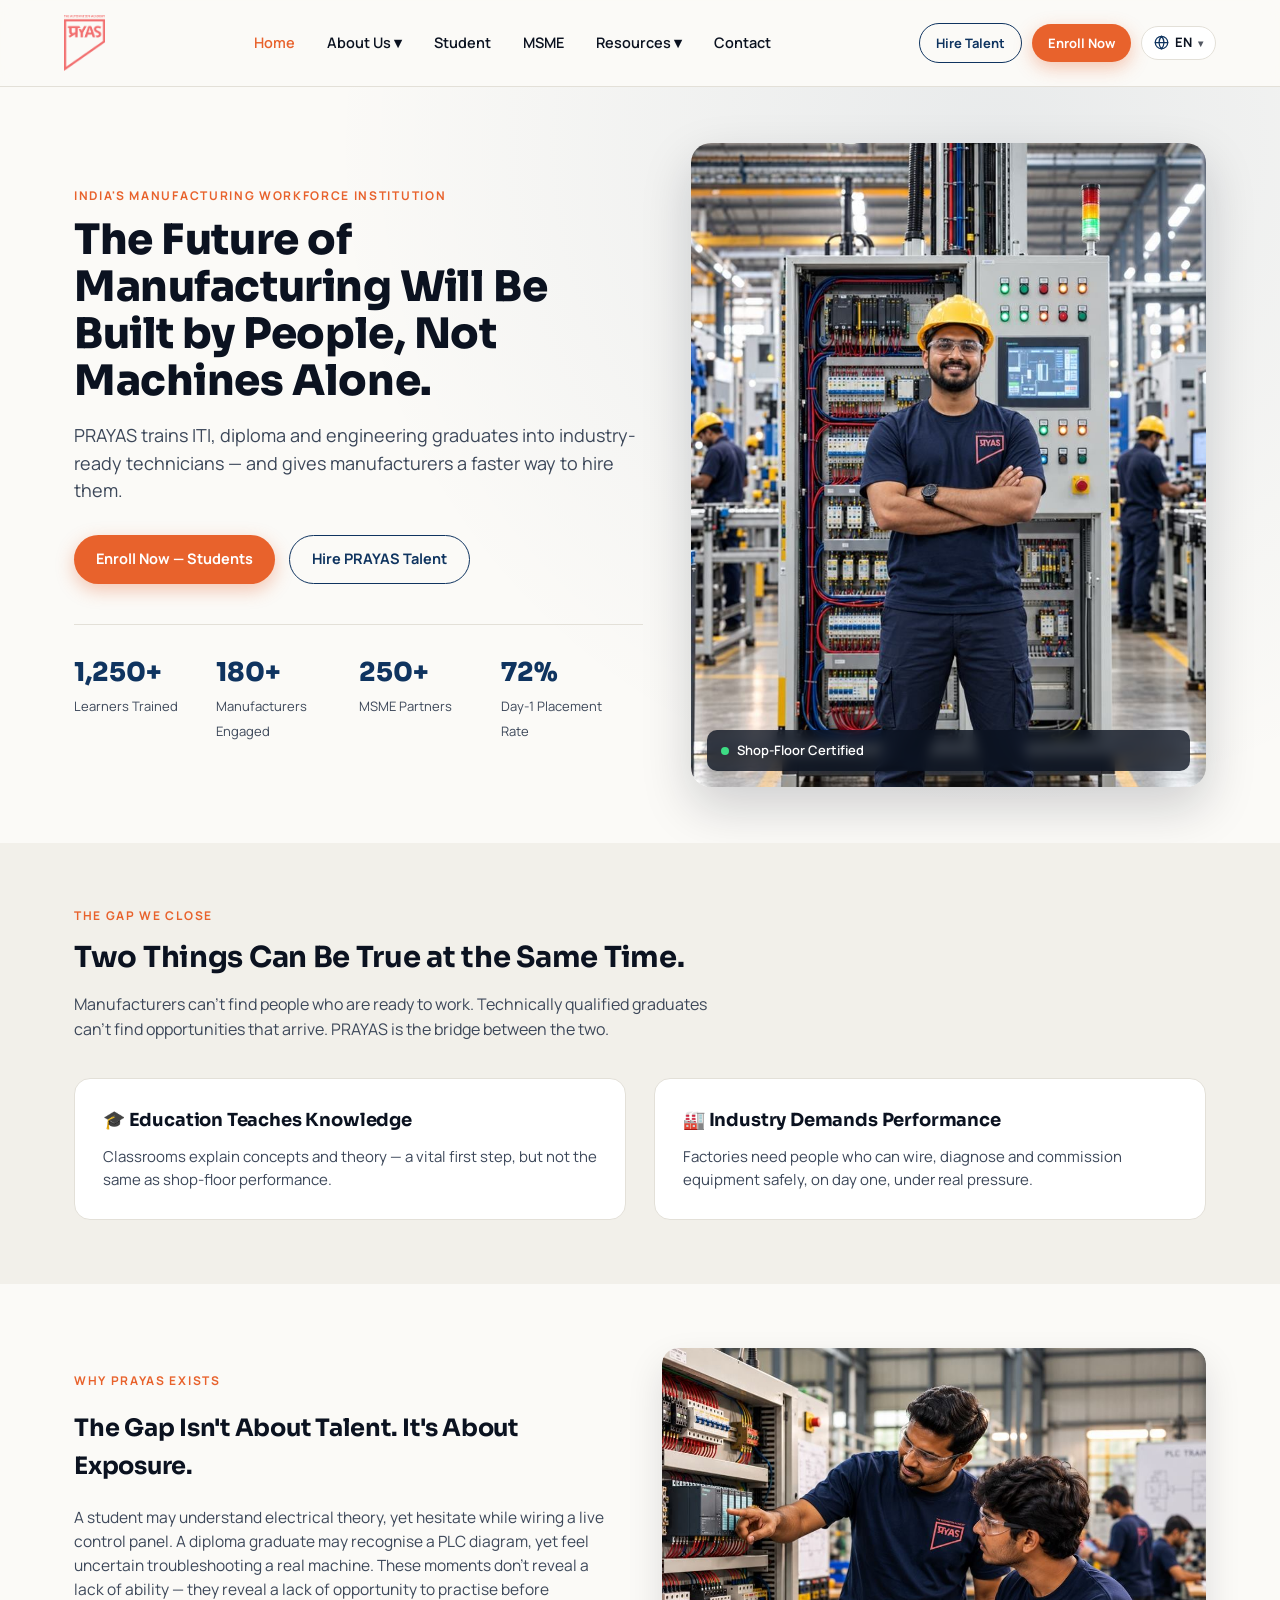
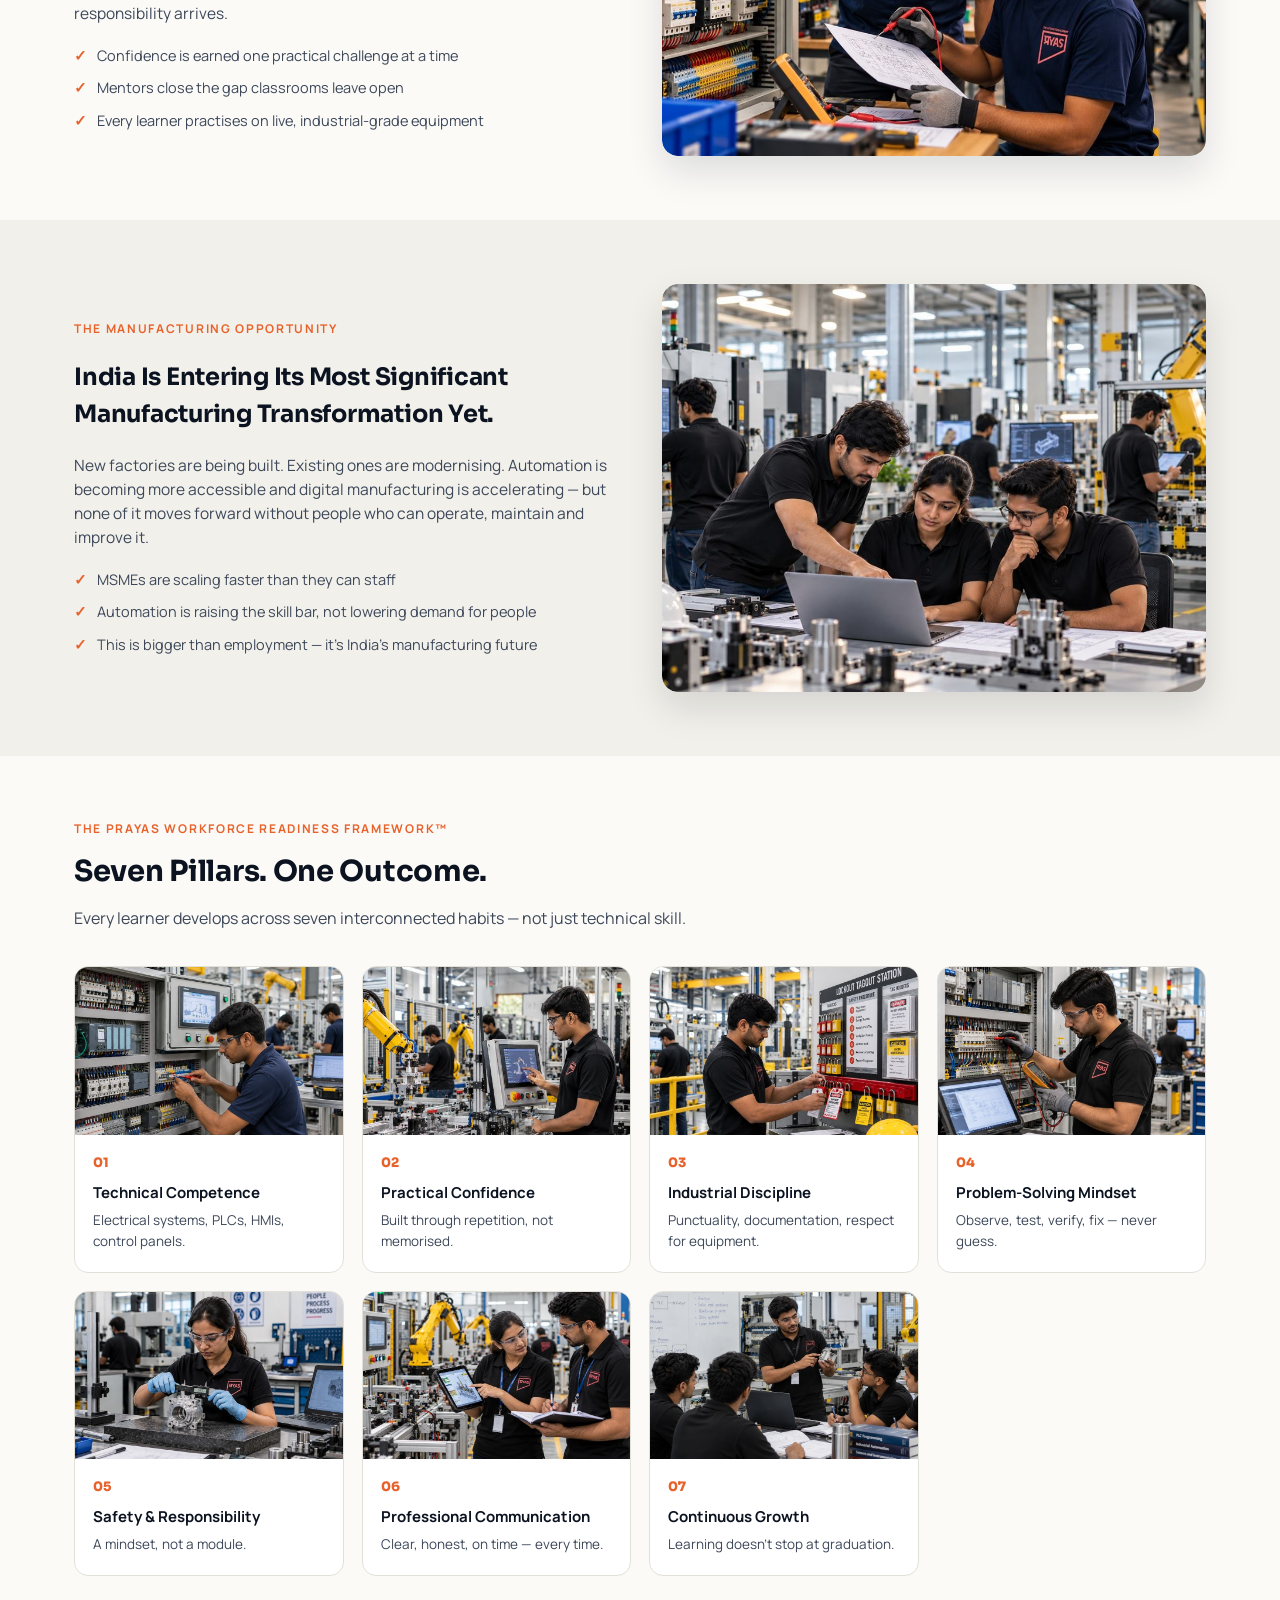
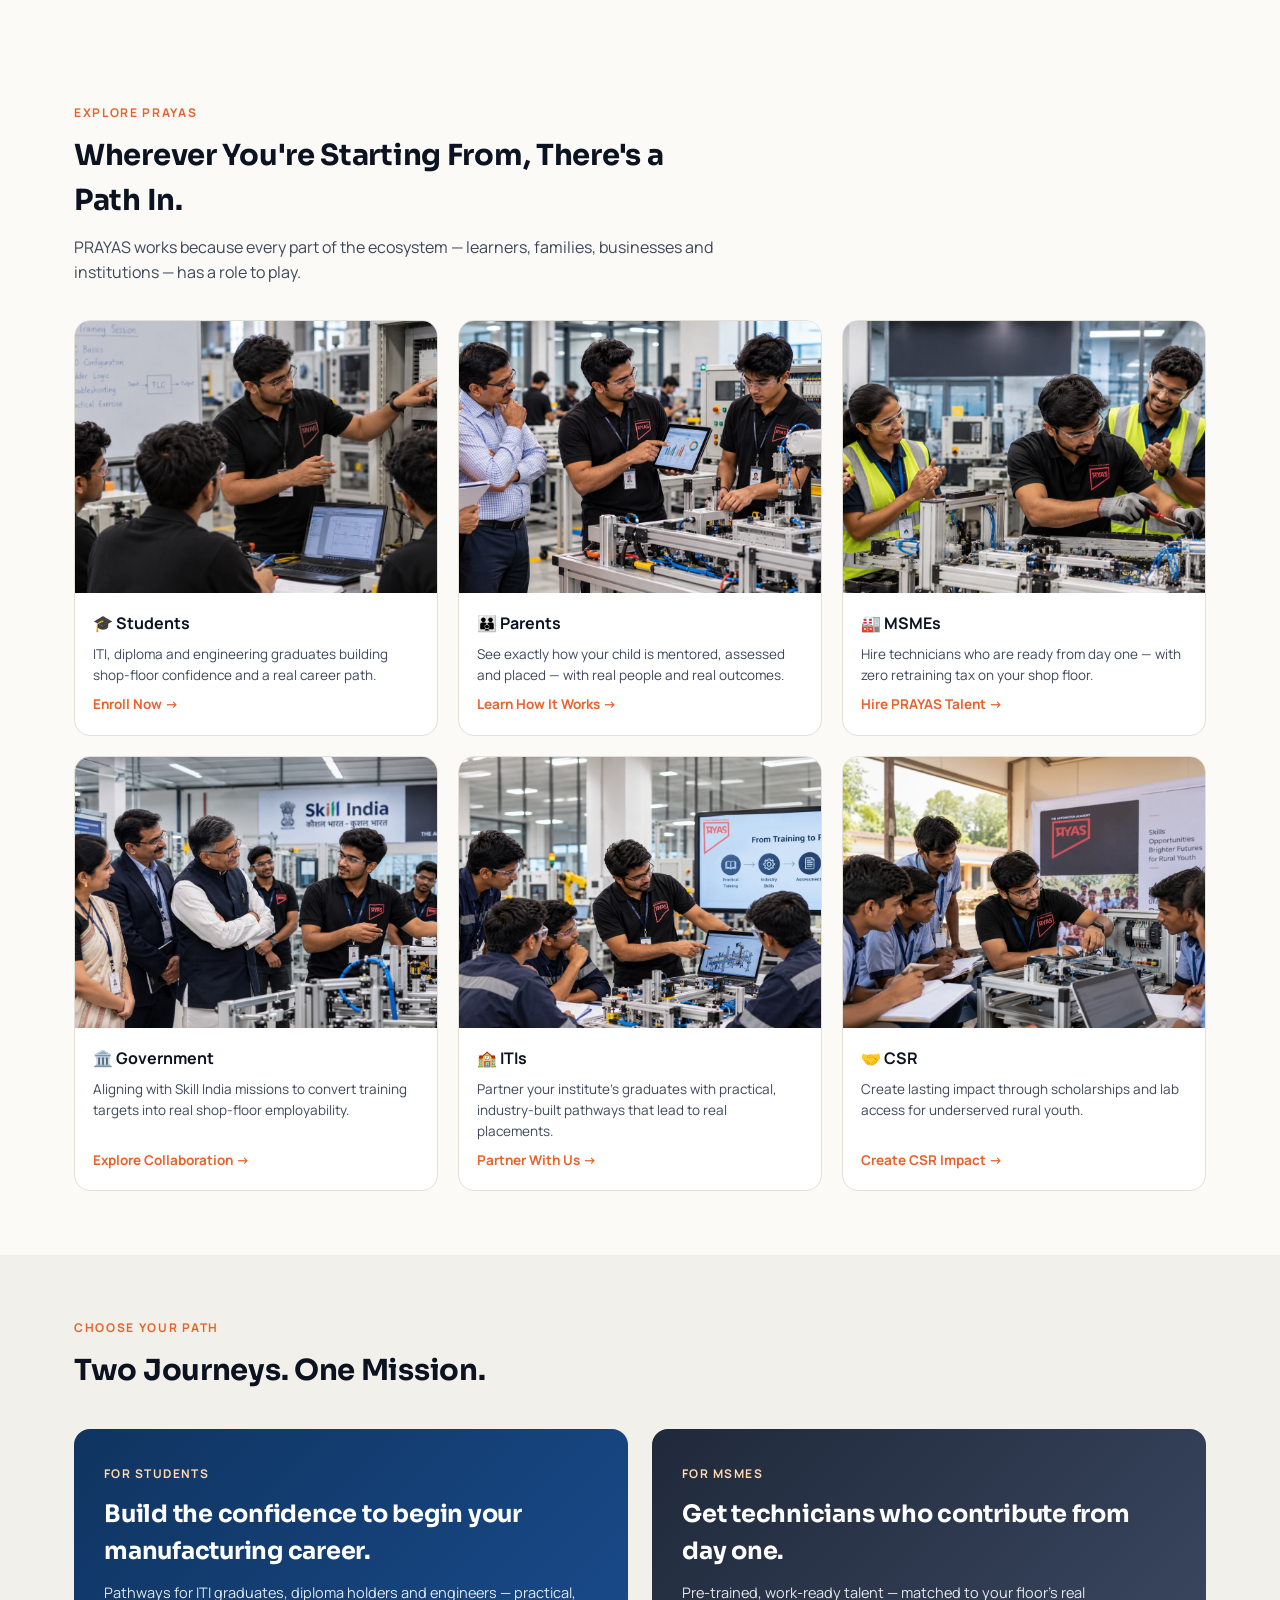
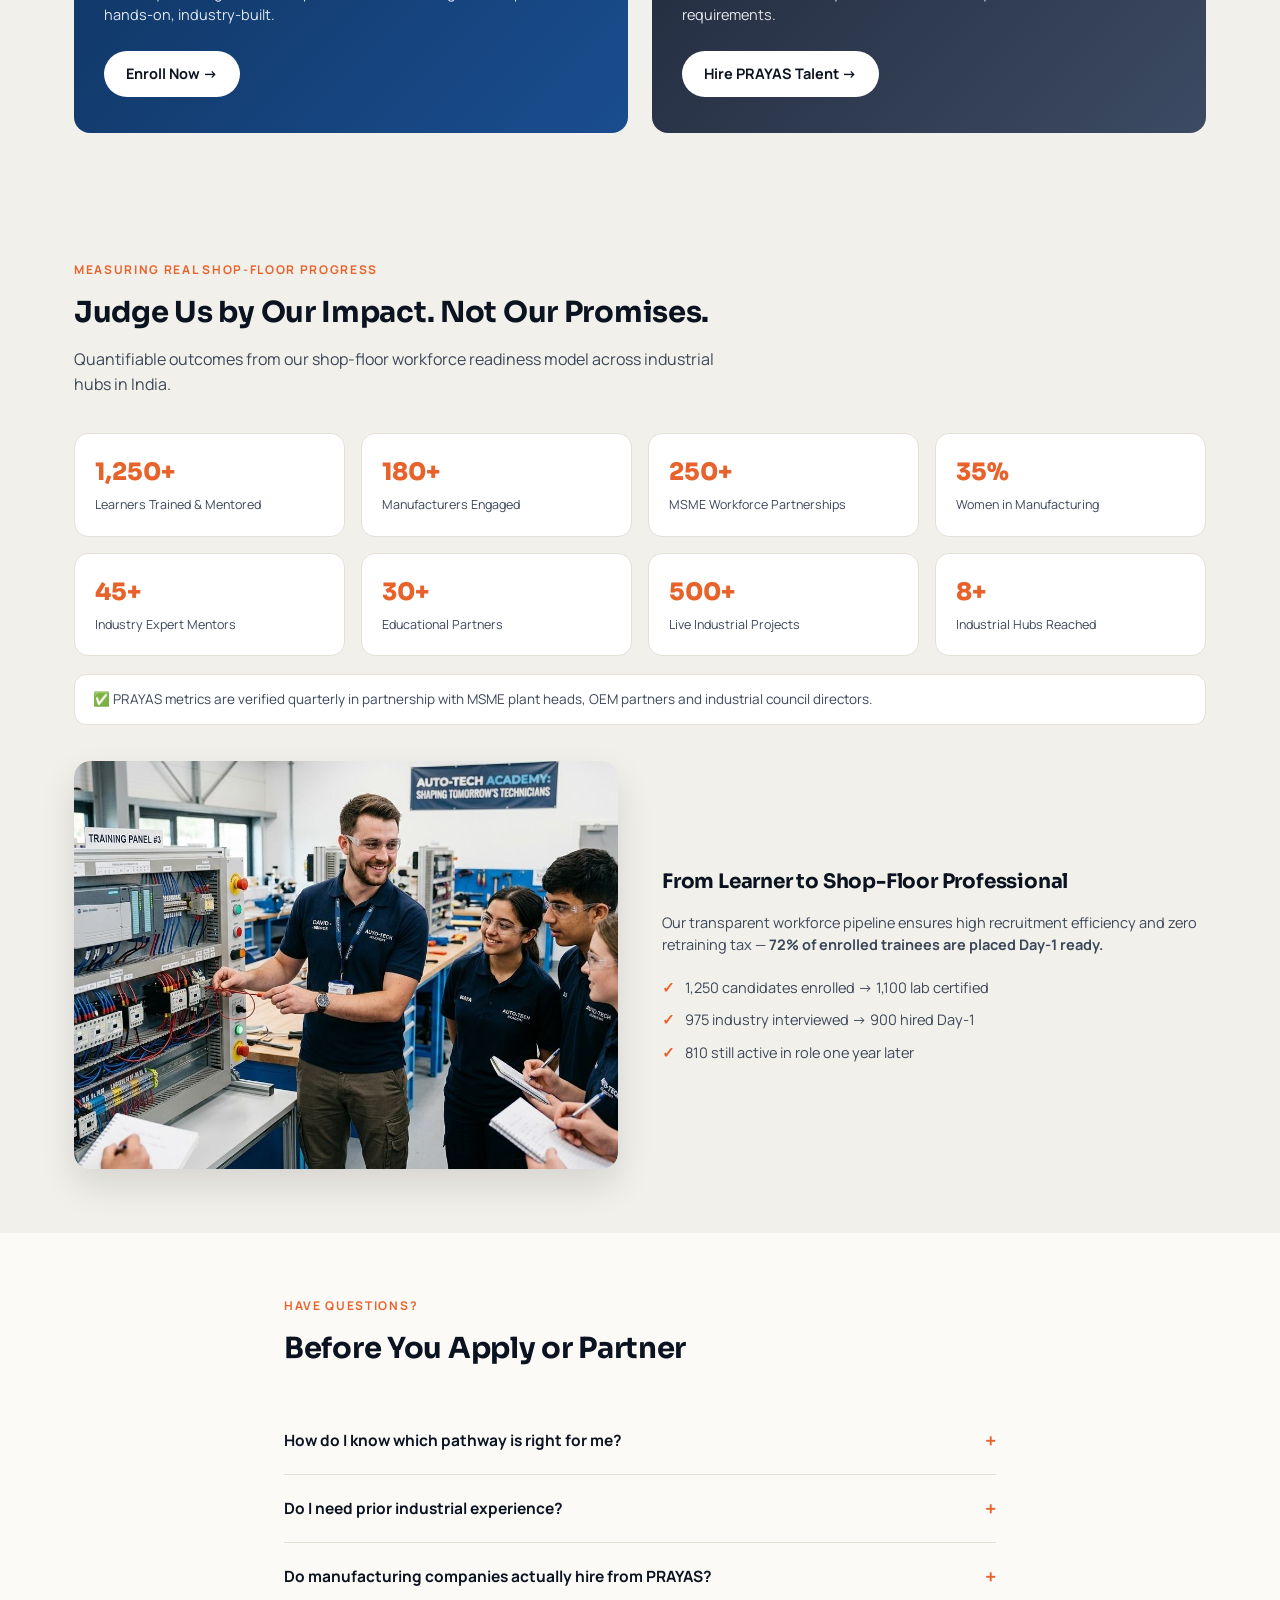
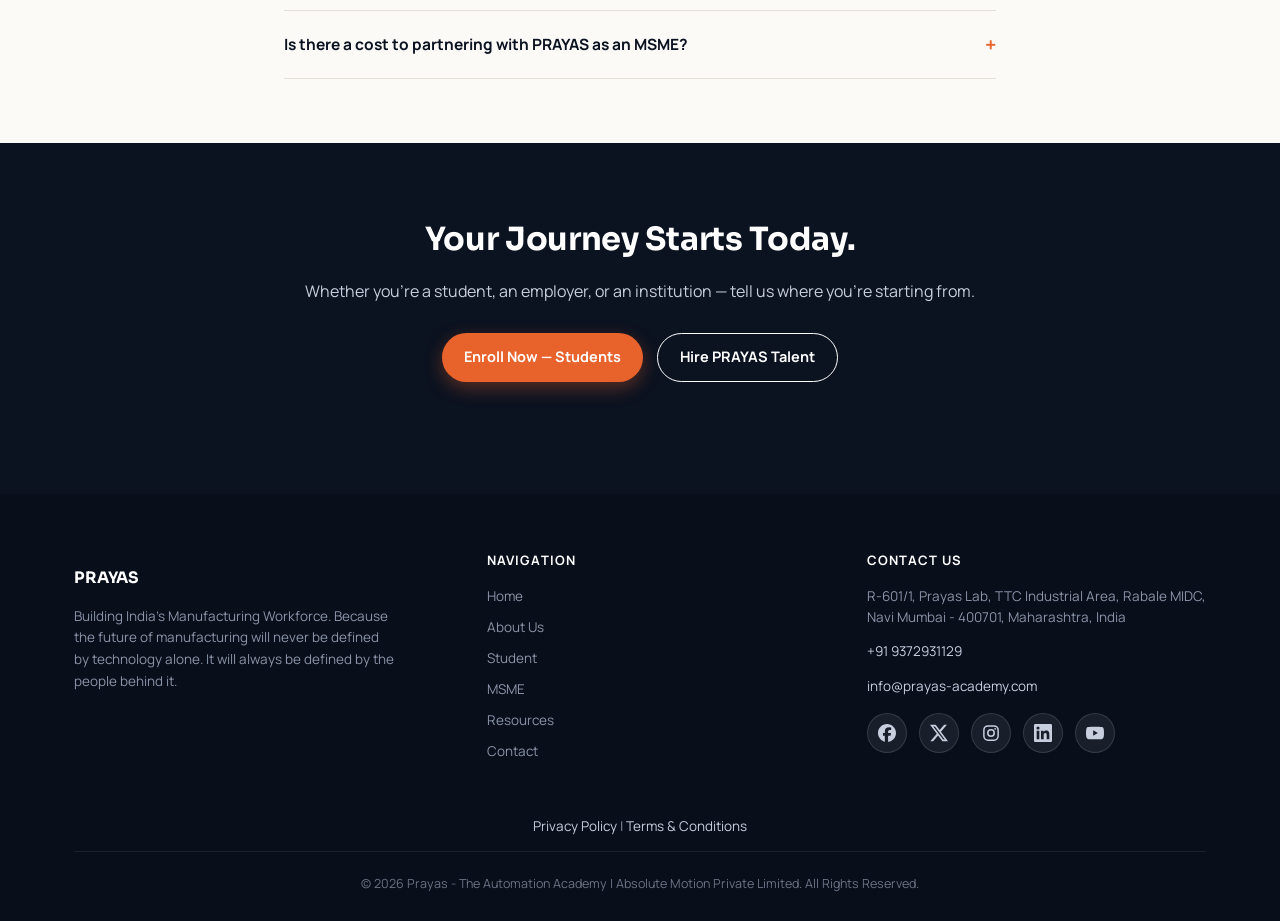
<file: index.html>
<!DOCTYPE html>
<html lang="en">

<head>
  <meta charset="utf-8" />
  <meta content="width=device-width,initial-scale=1" name="viewport" />
  <title data-i18n="k001">PRAYAS — Building India's Manufacturing Workforce</title>
  <meta
    content="PRAYAS trains ITI, diploma and engineering graduates into shop-floor ready technicians and helps MSMEs hire dependable talent."
    data-i18n-content="k002" name="description" />
  <link href="https://fonts.googleapis.com" rel="preconnect" />
  <link
    href="https://fonts.googleapis.com/css2?family=Manrope:wght@400;500;600;700;800&amp;family=Sora:wght@600;700;800&amp;family=Noto+Sans+Devanagari:wght@400;500;600;700;800&amp;display=swap"
    rel="stylesheet" />
  <style>
    :root {
      --ink: #0b1220;
      --ink-soft: #3c4759;
      --paper: #fbfaf7;
      --paper-alt: #f2f0ea;
      --accent: #0f3460;
      --accent-2: #e8622c;
      --line: #e3e0d8;
      --radius: 16px;
      --maxw: 1180px;
    }

    * {
      box-sizing: border-box;
    }

    html {
      scroll-behavior: smooth;
    }

    body {
      margin: 0;
      font-family: 'Manrope', 'Noto Sans Devanagari', sans-serif;
      color: var(--ink);
      background: var(--paper);
      line-height: 1.55;
    }

    h1,
    h2,
    h3,
    .display {
      font-family: 'Sora', 'Noto Sans Devanagari', sans-serif;
      letter-spacing: -0.01em;
    }

    a {
      text-decoration: none;
      color: inherit;
    }

    img {
      max-width: 100%;
      display: block;
    }

    .wrap {
      max-width: var(--maxw);
      margin: 0 auto;
      padding: 0 24px;
    }

    .eyebrow {
      text-transform: uppercase;
      letter-spacing: 0.14em;
      font-size: 12px;
      font-weight: 700;
      color: var(--accent-2);
      margin-bottom: 10px;
    }

    /* ---------- HEADER ---------- */
    header {
      position: sticky;
      top: 0;
      z-index: 50;
      background: rgba(251, 250, 247, 0.9);
      backdrop-filter: blur(10px);
      border-bottom: 1px solid var(--line);
    }

    .nav-row {
      display: flex;
      align-items: center;
      justify-content: space-between;
      padding: 15px 24px;
      max-width: 1200px;
      margin: 0 auto;
    }

    .logo {
      display: inline-flex;
      align-items: center;
      text-decoration: none;
    }

    .logo img {
      height: 56px;
      width: auto;
      display: block;
      object-fit: contain;
    }

    @media (max-width:768px) {
      .logo img {
        height: 48px;
      }
    }

    @media (max-width:540px) {
      .nav-row {
        padding: 13px 18px;
      }

      .logo img {
        height: 42px;
      }
    }

    nav.desktop-nav {
      display: flex;
      gap: 32px;
      font-weight: 600;
      font-size: 14.5px;
    }

    nav.desktop-nav a:hover {
      color: var(--accent-2);
    }

    .nav-ctas {
      display: flex;
      gap: 10px;
      align-items: center;
    }

    .btn {
      display: inline-flex;
      align-items: center;
      justify-content: center;
      gap: 8px;
      padding: 12px 22px;
      border-radius: 999px;
      font-weight: 700;
      font-size: 14.5px;
      cursor: pointer;
      border: none;
      white-space: nowrap;
      transition: transform .15s ease, box-shadow .15s ease;
    }

    .btn:hover {
      transform: translateY(-1px);
    }

    .btn-primary {
      background: var(--accent-2);
      color: #fff;
      box-shadow: 0 6px 18px rgba(232, 98, 44, 0.35);
    }

    .btn-secondary {
      background: transparent;
      color: var(--accent);
      border: 1.5px solid var(--accent);
    }

    .btn-ghost {
      background: var(--paper-alt);
      color: var(--ink);
    }

    .btn-small {
      padding: 9px 16px;
      font-size: 13px;
    }

    .hamburger {
      display: none;
      flex-direction: column;
      gap: 5px;
      background: none;
      border: none;
      cursor: pointer;
      padding: 6px;
    }

    .hamburger span {
      width: 24px;
      height: 2.5px;
      background: var(--ink);
      border-radius: 2px;
    }

    /* ---------- MOBILE MENU ---------- */
    .mobile-menu {
      display: none;
      flex-direction: column;
      gap: 2px;
      background: var(--paper);
      border-bottom: 1px solid var(--line);
      padding: 8px 24px 20px;
    }

    .mobile-menu.open {
      display: flex;
    }

    .mobile-menu a {
      padding: 14px 4px;
      font-weight: 600;
      border-bottom: 1px solid var(--line);
    }

    /* ---------- HERO ---------- */
    .hero {
      padding: 56px 0;
      position: relative;
      overflow: hidden;
    }

    .hero::before {
      content: "";
      position: absolute;
      inset: 0;
      z-index: -1;
      background: radial-gradient(circle at 78% 8%, rgba(15, 52, 96, 0.08), transparent 55%);
    }

    .hero-grid {
      display: grid;
      grid-template-columns: 1.05fr 0.95fr;
      gap: 48px;
      align-items: center;
    }

    .hero-inner {
      max-width: 640px;
    }

    .hero h1 {
      font-size: 42px;
      font-weight: 800;
      margin: 0 0 18px;
      line-height: 1.12;
    }

    .hero p.lede {
      font-size: 18px;
      color: var(--ink-soft);
      margin: 0 0 30px;
      max-width: 600px;
    }

    .hero-ctas {
      display: flex;
      gap: 14px;
      flex-wrap: wrap;
      margin-bottom: 40px;
    }

    .trust-bar {
      display: flex;
      gap: 0;
      border-top: 1px solid var(--line);
      padding-top: 28px;
      flex-wrap: wrap;
    }

    .trust-stat {
      flex: 1;
      min-width: 130px;
      padding-right: 24px;
    }

    .trust-stat b {
      display: block;
      font-family: 'Sora', 'Noto Sans Devanagari', sans-serif;
      font-size: 26px;
      font-weight: 800;
      color: var(--accent);
    }

    .trust-stat span {
      font-size: 13px;
      color: var(--ink-soft);
    }

    .hero-media {
      position: relative;
      border-radius: 20px;
      overflow: hidden;
      box-shadow: 0 20px 50px rgba(11, 18, 32, 0.18);
    }

    .hero-media img {
      width: 100%;
      height: 100%;
      object-fit: cover;
      aspect-ratio: 4/5;
    }

    .hero-media .tag {
      position: absolute;
      bottom: 16px;
      left: 16px;
      right: 16px;
      background: rgba(11, 18, 32, 0.78);
      color: #fff;
      padding: 10px 14px;
      border-radius: 10px;
      font-size: 13px;
      font-weight: 600;
      display: flex;
      align-items: center;
      gap: 8px;
      backdrop-filter: blur(6px);
    }

    .tag .dot {
      width: 8px;
      height: 8px;
      border-radius: 50%;
      background: #3ddc84;
      flex: 0 0 auto;
    }

    /* ---------- SECTION SHELL ---------- */
    section {
      padding: 64px 0;
    }

    .section-alt {
      background: var(--paper-alt);
    }

    .section-dark {
      background: var(--ink);
      color: #fff;
    }

    .section-dark .section-head p {
      color: #aab2c5;
    }

    .section-head {
      max-width: 640px;
      margin-bottom: 36px;
    }

    .section-head.center {
      max-width: 680px;
      margin-left: auto;
      margin-right: auto;
      text-align: center;
    }

    .section-head h2 {
      font-size: 29px;
      font-weight: 700;
      margin: 0 0 12px;
    }

    .section-head p {
      color: var(--ink-soft);
      font-size: 16px;
      margin: 0;
    }

    /* ---------- PROBLEM / BRIDGE ---------- */
    .bridge-grid {
      display: grid;
      grid-template-columns: 1fr 1fr;
      gap: 28px;
    }

    .bridge-card {
      background: #fff;
      border: 1px solid var(--line);
      border-radius: var(--radius);
      padding: 28px;
    }

    .bridge-card h3 {
      font-size: 18px;
      margin: 0 0 10px;
    }

    .bridge-card p {
      margin: 0;
      color: var(--ink-soft);
      font-size: 15px;
    }

    .split {
      display: grid;
      grid-template-columns: 1fr 1fr;
      gap: 44px;
      align-items: center;
    }

    .split.reverse .split-media {
      order: 2;
    }

    .split-media img {
      border-radius: 18px;
      width: 100%;
      object-fit: cover;
      aspect-ratio: 4/3;
      box-shadow: 0 16px 36px rgba(11, 18, 32, 0.12);
    }

    .checklist {
      list-style: none;
      margin: 20px 0 0;
      padding: 0;
      display: grid;
      gap: 10px;
    }

    .checklist li {
      display: flex;
      gap: 10px;
      font-size: 14.5px;
      color: var(--ink-soft);
    }

    .checklist li::before {
      content: "✓";
      color: var(--accent-2);
      font-weight: 800;
      flex: 0 0 auto;
    }

    /* ---------- FRAMEWORK: desktop grid / mobile carousel ---------- */
    .framework-grid {
      display: grid;
      grid-template-columns: repeat(4, 1fr);
      gap: 18px;
    }

    .pillar {
      background: #fff;
      border: 1px solid var(--line);
      border-radius: 14px;
      overflow: hidden;
      flex: 0 0 auto;
    }

    .pillar .pillar-img {
      width: 100%;
      aspect-ratio: 16/10;
      object-fit: cover;
    }

    .pillar .pillar-body {
      padding: 18px 18px 20px;
    }

    .pillar .num {
      font-family: 'Sora', 'Noto Sans Devanagari', sans-serif;
      font-weight: 800;
      color: var(--accent-2);
      font-size: 13px;
      margin-bottom: 8px;
    }

    .pillar h4 {
      font-size: 15px;
      margin: 0 0 6px;
    }

    .pillar p {
      font-size: 13.5px;
      color: var(--ink-soft);
      margin: 0;
    }

    .framework-scroll {
      display: none;
    }

    /* ---------- AUDIENCE TILES ---------- */
    .tile-grid {
      display: grid;
      grid-template-columns: repeat(3, 1fr);
      gap: 20px;
    }

    .tile {
      background: #fff;
      border: 1px solid var(--line);
      border-radius: 16px;
      overflow: hidden;
      display: flex;
      flex-direction: column;
    }

    .tile img {
      width: 100%;
      aspect-ratio: 4/3;
      object-fit: cover;
    }

    .tile-body {
      padding: 18px 18px 20px;
      display: flex;
      flex-direction: column;
      gap: 8px;
      flex: 1;
    }

    .tile-body h4 {
      margin: 0;
      font-size: 16px;
    }

    .tile-body p {
      margin: 0;
      font-size: 13.5px;
      color: var(--ink-soft);
      flex: 1;
    }

    .tile-body a {
      font-size: 13.5px;
      font-weight: 700;
      color: var(--accent-2);
    }

    /* ---------- CHOOSE YOUR PATH ---------- */
    .path-grid {
      display: grid;
      grid-template-columns: 1fr 1fr;
      gap: 24px;
    }

    .path-card {
      border-radius: var(--radius);
      padding: 36px 30px;
      color: #fff;
      position: relative;
      overflow: hidden;
    }

    .path-card.student {
      background: linear-gradient(135deg, #0f3460, #1a4d8f);
    }

    .path-card.employer {
      background: linear-gradient(135deg, #20293b, #3c4a63);
    }

    .path-card .eyebrow-light {
      color: #ffd7b0;
      text-transform: uppercase;
      letter-spacing: 0.12em;
      font-size: 12px;
      font-weight: 700;
      margin-bottom: 12px;
    }

    .path-card h3 {
      font-size: 24px;
      margin: 0 0 12px;
    }

    .path-card p {
      font-size: 14.5px;
      opacity: 0.88;
      margin: 0 0 24px;
    }

    .path-card .btn-primary {
      background: #fff;
      color: var(--ink);
      box-shadow: none;
    }

    .path-card .btn-primary:hover {
      background: #f2f0ea;
    }

    /* ---------- TIMELINE (Student Journey) ---------- */
    .timeline {
      display: grid;
      grid-template-columns: repeat(5, 1fr);
      gap: 18px;
    }

    .tl-step {
      background: #fff;
      border: 1px solid var(--line);
      border-radius: 14px;
      overflow: hidden;
    }

    .tl-step img {
      width: 100%;
      aspect-ratio: 1/1;
      object-fit: cover;
    }

    .tl-body {
      padding: 14px 16px 18px;
    }

    .tl-body .tl-num {
      font-family: 'Sora', 'Noto Sans Devanagari', sans-serif;
      font-weight: 800;
      color: var(--accent-2);
      font-size: 12px;
    }

    .tl-body h4 {
      font-size: 14.5px;
      margin: 8px 0 6px;
    }

    .tl-body p {
      font-size: 12.5px;
      color: var(--ink-soft);
      margin: 0;
    }

    /* ---------- HIRING PROCESS STEPS ---------- */
    .steps-list {
      display: grid;
      gap: 14px;
    }

    .step-row {
      display: flex;
      gap: 16px;
      background: #fff;
      border: 1px solid var(--line);
      border-radius: 14px;
      padding: 18px 20px;
      align-items: flex-start;
    }

    .step-row .step-num {
      width: 36px;
      height: 36px;
      border-radius: 50%;
      background: var(--paper-alt);
      color: var(--accent-2);
      font-family: 'Sora', 'Noto Sans Devanagari', sans-serif;
      font-weight: 800;
      font-size: 14px;
      display: flex;
      align-items: center;
      justify-content: center;
      flex: 0 0 auto;
    }

    .step-row h4 {
      margin: 0 0 4px;
      font-size: 15.5px;
    }

    .step-row p {
      margin: 0;
      font-size: 14px;
      color: var(--ink-soft);
    }

    /* ---------- ECOSYSTEM CARDS ---------- */
    .eco-grid {
      display: grid;
      grid-template-columns: repeat(3, 1fr);
      gap: 22px;
      margin-bottom: 30px;
    }

    .eco-card {
      background: rgba(255, 255, 255, 0.05);
      border: 1px solid rgba(255, 255, 255, 0.12);
      border-radius: 16px;
      padding: 26px;
    }

    .eco-card h4 {
      margin: 0 0 10px;
      font-size: 16.5px;
      color: #fff;
    }

    .eco-card p {
      margin: 0;
      font-size: 14px;
      color: #b7bfd1;
    }

    .testimonial-card {
      background: linear-gradient(135deg, #0f3460, #1a2b4d);
      border-radius: 18px;
      padding: 34px 36px;
      display: grid;
      grid-template-columns: 1fr auto;
      gap: 20px;
      align-items: center;
    }

    .testimonial-card .tag-pill {
      display: inline-block;
      background: rgba(232, 98, 44, 0.18);
      color: #ffb98a;
      font-size: 11.5px;
      font-weight: 700;
      letter-spacing: 0.08em;
      text-transform: uppercase;
      padding: 5px 12px;
      border-radius: 999px;
      margin-bottom: 14px;
    }

    .testimonial-card blockquote {
      margin: 0 0 18px;
      font-size: 19px;
      font-weight: 600;
      color: #fff;
      line-height: 1.4;
    }

    .testimonial-card .attribution {
      display: flex;
      align-items: center;
      gap: 10px;
      font-size: 13.5px;
      color: #c7cede;
    }

    .testimonial-card .avatar {
      width: 36px;
      height: 36px;
      border-radius: 50%;
      background: var(--accent-2);
      color: #fff;
      display: flex;
      align-items: center;
      justify-content: center;
      font-weight: 800;
      font-size: 13px;
      flex: 0 0 auto;
    }

    /* ---------- VISION BANNER ---------- */
    .vision-banner {
      background: linear-gradient(135deg, #0f3460, #0b1220);
      color: #fff;
      border-radius: 22px;
      padding: 56px 44px;
      text-align: center;
      position: relative;
      overflow: hidden;
    }

    .vision-banner .eyebrow {
      color: #ffb98a;
    }

    .vision-banner h2 {
      font-size: 30px;
      margin: 0 auto 16px;
      max-width: 720px;
    }

    .vision-banner p {
      color: #c7cede;
      max-width: 620px;
      margin: 0 auto;
      font-size: 15.5px;
    }

    /* ---------- IMPACT STATS ---------- */
    .stat-grid {
      display: grid;
      grid-template-columns: repeat(4, 1fr);
      gap: 16px;
      margin-bottom: 18px;
    }

    .stat-card {
      background: #fff;
      border: 1px solid var(--line);
      border-radius: 14px;
      padding: 20px;
    }

    .stat-card b {
      display: block;
      font-family: 'Sora', 'Noto Sans Devanagari', sans-serif;
      font-size: 24px;
      font-weight: 800;
      color: var(--accent-2);
    }

    .stat-card span {
      font-size: 12.5px;
      color: var(--ink-soft);
    }

    .verified-note {
      display: flex;
      gap: 8px;
      align-items: center;
      background: #fff;
      border: 1px solid var(--line);
      border-radius: 12px;
      padding: 14px 18px;
      font-size: 13.5px;
      color: var(--ink-soft);
      margin-bottom: 36px;
    }

    /* ---------- FAQ accordion ---------- */
    .faq-item {
      border-bottom: 1px solid var(--line);
      padding: 18px 0;
      cursor: pointer;
    }

    .faq-q {
      display: flex;
      justify-content: space-between;
      align-items: center;
      font-weight: 700;
      font-size: 15.5px;
    }

    .faq-a {
      max-height: 0;
      overflow: hidden;
      transition: max-height .25s ease;
      font-size: 14.5px;
      color: var(--ink-soft);
    }

    .faq-item.open .faq-a {
      max-height: 200px;
      padding-top: 10px;
    }

    .faq-item.open .faq-q .chev {
      transform: rotate(45deg);
    }

    .chev {
      transition: transform .2s ease;
      font-size: 20px;
      color: var(--accent-2);
    }

    /* ---------- CONTACT FORM ---------- */
    .contact-grid {
      display: grid;
      grid-template-columns: 1.1fr 0.9fr;
      gap: 36px;
    }

    .contact-form {
      background: #fff;
      border: 1px solid var(--line);
      border-radius: 18px;
      padding: 32px;
    }

    .contact-form h3 {
      margin: 0 0 6px;
      font-size: 20px;
    }

    .contact-form>p {
      margin: 0 0 22px;
      color: var(--ink-soft);
      font-size: 14px;
    }

    .form-row {
      display: grid;
      grid-template-columns: 1fr 1fr;
      gap: 14px;
      margin-bottom: 14px;
    }

    .field label {
      display: block;
      font-size: 11.5px;
      font-weight: 700;
      letter-spacing: 0.06em;
      text-transform: uppercase;
      color: var(--ink-soft);
      margin-bottom: 6px;
    }

    .field input,
    .field textarea,
    .field select {
      width: 100%;
      border: 1px solid var(--line);
      border-radius: 10px;
      padding: 12px 14px;
      font-family: inherit;
      font-size: 14.5px;
      background: var(--paper);
    }

    .field textarea {
      resize: vertical;
      min-height: 90px;
    }

    .contact-side {
      display: flex;
      flex-direction: column;
      gap: 18px;
    }

    .info-card {
      background: var(--paper-alt);
      border: 1px solid var(--line);
      border-radius: 16px;
      padding: 22px;
    }

    .info-card h4 {
      margin: 0 0 10px;
      font-size: 15px;
    }

    .info-card p {
      margin: 0 0 4px;
      font-size: 14px;
      color: var(--ink-soft);
    }

    .info-card a {
      color: var(--accent);
      font-weight: 700;
    }

    .info-card.notice {
      background: #fff3ec;
      border-color: #f4d3bf;
    }

    /* ---------- CLOSING CTA ---------- */
    .closing {
      background: var(--ink);
      color: #fff;
      text-align: center;
      padding: 72px 0;
    }

    .closing h2 {
      font-size: 32px;
      margin: 0 0 14px;
    }

    .closing p {
      color: #c7cede;
      margin: 0 0 30px;
    }

    .closing .hero-ctas {
      justify-content: center;
    }

    /* ---------- FOOTER ---------- */
    footer {
      background: #080e1a;
      color: #8b94a8;
      padding: 56px 0 28px;
      font-size: 13.5px;
    }

    .footer-grid {
      display: grid;
      grid-template-columns: 1.1fr 1fr 1fr;
      gap: 40px;
      margin-bottom: 36px;
    }

    .footer-brand img {
      height: 70px;
      width: auto;
      margin-bottom: 16px;
    }

    .footer-brand p {
      max-width: 320px;
      line-height: 1.6;
      color: #8b94a8;
    }

    .footer-social {
      display: flex;
      gap: 10px;
      margin-top: 16px;
    }

    .footer-social a {
      width: 34px;
      height: 34px;
      border-radius: 50%;
      background: rgba(255, 255, 255, 0.06);
      display: flex;
      align-items: center;
      justify-content: center;
      font-size: 13px;
      color: #c7cede;
    }

    footer h5 {
      color: #fff;
      font-size: 13px;
      text-transform: uppercase;
      letter-spacing: 0.08em;
      margin: 0 0 16px;
    }

    footer nav.footer-nav {
      display: flex;
      flex-direction: column;
      gap: 10px;
    }

    .footer-bottom {
      border-top: 1px solid rgba(255, 255, 255, 0.08);
      padding-top: 22px;
      text-align: center;
      font-size: 12.5px;
      color: #6b7385;
    }

    /* ---------- STICKY MOBILE CTA BAR ---------- */
    .mobile-cta-bar {
      display: none;
      position: fixed;
      bottom: 0;
      left: 0;
      right: 0;
      z-index: 60;
      background: #fff;
      border-top: 1px solid var(--line);
      padding: 10px 16px calc(10px + env(safe-area-inset-bottom));
      gap: 10px;
      box-shadow: 0 -6px 20px rgba(0, 0, 0, 0.08);
    }

    .mobile-cta-bar .btn {
      flex: 1;
      padding: 13px 10px;
      font-size: 14px;
    }

    /* ================= RESPONSIVE: MOBILE (<768px) ================= */
    @media (max-width:900px) {
      .hero-grid {
        grid-template-columns: 1fr;
      }

      .hero-media {
        order: -1;
        max-width: 420px;
      }

      .split {
        grid-template-columns: 1fr;
      }

      .split.reverse .split-media {
        order: 0;
      }

      .tile-grid {
        grid-template-columns: 1fr 1fr;
      }

      .eco-grid {
        grid-template-columns: 1fr;
      }

      .stat-grid {
        grid-template-columns: 1fr 1fr;
      }

      .footer-grid {
        grid-template-columns: 1fr 1fr;
      }

      .contact-grid {
        grid-template-columns: 1fr;
      }

      .testimonial-card {
        grid-template-columns: 1fr;
      }
    }

    @media (max-width:768px) {
      nav.desktop-nav {
        display: none;
      }

      .nav-ctas .btn-secondary {
        display: none;
      }

      .nav-ctas .btn-primary {
        display: none;
      }

      .hamburger {
        display: flex;
      }

      .hero {
        padding: 32px 0;
      }

      .hero h1 {
        font-size: 28px;
      }

      .hero h1 .desktop-only-text {
        display: none;
      }

      .hero p.lede {
        font-size: 15px;
      }

      .hero-ctas {
        margin-bottom: 28px;
      }

      .hero-ctas .btn-secondary {
        display: none;
      }

      /* mobile hero: ONE primary CTA only, per the divergence rule */
      .trust-bar {
        display: grid;
        grid-template-columns: 1fr 1fr;
        gap: 18px;
        border-top: 1px solid var(--line);
      }

      .trust-stat {
        padding-right: 0;
      }

      section {
        padding: 44px 0;
      }

      .section-head h2 {
        font-size: 23px;
      }

      .bridge-grid {
        grid-template-columns: 1fr;
        gap: 16px;
      }

      /* framework becomes a swipeable carousel on mobile */
      .framework-grid {
        display: none;
      }

      .framework-scroll {
        display: flex;
        gap: 14px;
        overflow-x: auto;
        scroll-snap-type: x mandatory;
        padding-bottom: 8px;
        margin: 0 -24px;
        padding-left: 24px;
        padding-right: 24px;
      }

      .framework-scroll .pillar {
        min-width: 78%;
        scroll-snap-align: start;
      }

      .tile-grid {
        grid-template-columns: 1fr;
        gap: 16px;
      }

      .path-grid {
        grid-template-columns: 1fr;
        gap: 16px;
      }

      .path-card {
        padding: 26px 22px;
      }

      .timeline {
        grid-template-columns: 1fr 1fr;
      }

      .stat-grid {
        grid-template-columns: 1fr 1fr;
      }

      .form-row {
        grid-template-columns: 1fr;
      }

      body {
        padding-bottom: 74px;
      }

      /* room for sticky bar */
      .mobile-cta-bar {
        display: flex;
      }

      .closing .hero-ctas .btn-secondary {
        display: none;
      }

      .vision-banner {
        padding: 40px 26px;
      }
    }

    @media (min-width:769px) {
      .mobile-menu {
        display: none !important;
      }
    }

    .photo-slot {
      display: flex;
      align-items: center;
      justify-content: center;
      text-align: center;
      width: 100%;
      min-height: 140px;
      border: 2px dashed #bdb8aa;
      border-radius: 16px;
      background: repeating-linear-gradient(45deg, #f2f0ea, #f2f0ea 12px, #ebe8df 12px, #ebe8df 24px);
      color: #7b7566;
      font: 600 13px Manrope, sans-serif;
      padding: 12px;
      overflow: hidden
    }

    .photo-slot.filled {
      border: 0;
      padding: 0;
      background: none
    }

    .photo-slot img {
      width: 100%;
      height: 100%;
      object-fit: cover;
      display: block;
      border-radius: inherit
    }

    .hero-media .photo-slot,
    .split-media .photo-slot {
      box-shadow: 0 16px 36px rgba(11, 18, 32, .12)
    }

    .pillar .photo-slot,
    .tile .photo-slot {
      border-radius: 0;
      border-width: 0 0 2px 0
    }

    .muted {
      color: var(--ink-soft)
    }

    .lead {
      max-width: 680px;
      color: var(--ink-soft)
    }

    .page-hero {
      background: linear-gradient(135deg, #0f3460, #0b1f3a);
      color: #fff;
      padding: 56px 0
    }

    .page-hero h1 {
      font-size: clamp(28px, 4vw, 40px);
      margin: 0 0 12px
    }

    .page-hero p {
      color: #d5dbe8;
      max-width: 620px
    }

    .page-hero .eyebrow {
      color: #ffd7b0
    }

    .dd {
      position: relative
    }

    .dd>div {
      display: none;
      position: absolute;
      top: 100%;
      left: -10px;
      background: #fff;
      border: 1px solid var(--line);
      border-radius: 10px;
      padding: 8px;
      min-width: 190px;
      flex-direction: column;
      z-index: 60
    }

    .dd:hover>div,
    .dd:focus-within>div,
    .dd.open>div {
      display: flex
    }

    .dd>div a {
      padding: 7px 10px;
      border-radius: 6px;
      font-weight: 500
    }

    .dd>div a:hover {
      background: var(--paper-alt)
    }

    .flow .nodes {
      list-style: none;
      margin: 0 0 16px;
      padding: 0;
      display: flex;
      gap: 10px
    }

    .flow li {
      flex: 1;
      position: relative
    }

    .flow li:not(:last-child)::after {
      content: "\2192";
      position: absolute;
      right: -10px;
      top: 50%;
      transform: translate(50%, -50%);
      color: var(--accent-2);
      font-weight: 800;
      z-index: 1
    }

    .node {
      width: 100%;
      height: 100%;
      text-align: left;
      background: #fff;
      border: 1.5px solid var(--line);
      border-radius: 12px;
      padding: 14px;
      font: 600 14px Manrope, sans-serif;
      cursor: pointer
    }

    .node b {
      display: block;
      color: var(--accent-2);
      font: 800 12px Sora, sans-serif;
      margin-bottom: 4px
    }

    .node:hover {
      border-color: var(--accent)
    }

    .node.on {
      background: var(--accent);
      color: #fff;
      border-color: var(--accent)
    }

    .node.on b {
      color: #ffd7b0
    }

    .panel {
      background: #fff;
      border: 1px solid var(--line);
      border-left: 5px solid var(--accent-2);
      border-radius: 12px;
      padding: 18px 20px
    }

    .panel h4 {
      margin: 0 0 6px
    }

    .panel p {
      margin: 0;
      color: var(--ink-soft)
    }

    .stairs .nodes {
      align-items: flex-end
    }

    .stairs li:nth-child(1) .node {
      min-height: 80px
    }

    .stairs li:nth-child(2) .node {
      min-height: 110px
    }

    .stairs li:nth-child(3) .node {
      min-height: 140px
    }

    .stairs li:nth-child(4) .node {
      min-height: 170px
    }

    .stairs li:nth-child(5) .node {
      min-height: 200px
    }

    .tabs {
      display: flex;
      gap: 8px;
      flex-wrap: wrap;
      margin: 16px 0 20px
    }

    .tabs button {
      padding: 9px 16px;
      border-radius: 99px;
      border: 1.5px solid var(--line);
      background: #fff;
      font: 700 14px Manrope, sans-serif;
      cursor: pointer
    }

    .tabs button.on {
      background: var(--accent-2);
      border-color: var(--accent-2);
      color: #fff
    }

    [data-pane] {
      display: none
    }

    [data-pane].on {
      display: block
    }

    .start {
      display: inline-block;
      background: var(--paper-alt);
      border: 1.5px dashed var(--accent);
      border-radius: 99px;
      padding: 6px 14px;
      font-weight: 700;
      font-size: 13px;
      margin-bottom: 12px
    }

    .win {
      background: #fff;
      border: 1px solid var(--line);
      border-radius: 14px;
      overflow: hidden;
      box-shadow: 0 12px 30px rgba(11, 18, 32, .1)
    }

    .bar {
      background: var(--paper-alt);
      padding: 10px 14px;
      display: flex;
      gap: 6px;
      align-items: center;
      font-size: 13px;
      font-weight: 700;
      border-bottom: 1px solid var(--line)
    }

    .bar i {
      width: 11px;
      height: 11px;
      border-radius: 50%;
      background: #ff5f57
    }

    .bar i:nth-child(2) {
      background: #febc2e
    }

    .bar i:nth-child(3) {
      background: #28c840;
      margin-right: 8px
    }

    .faq {
      display: grid;
      grid-template-columns: 1fr 1.2fr
    }

    .faq .qs {
      display: flex;
      flex-direction: column;
      border-right: 1px solid var(--line)
    }

    .faq .node {
      height: auto;
      padding: 14px 16px;
      border: 0;
      border-bottom: 1px solid var(--line);
      border-radius: 0
    }

    .faq .ans {
      padding: 22px
    }

    .faq .ans h4 {
      margin: 0 0 8px
    }

    .sides {
      display: grid;
      grid-template-columns: 1fr auto 1fr;
      align-items: center;
      margin: 24px 0
    }

    .side {
      background: #fff;
      border: 1px solid var(--line);
      border-radius: 14px;
      padding: 22px
    }

    .side small {
      color: var(--accent-2);
      font-weight: 800;
      text-transform: uppercase;
      font-size: 11px
    }

    .side p {
      font: 600 17px Sora, sans-serif;
      margin: 8px 0 0
    }

    .span {
      width: 36px;
      height: 6px;
      background: var(--line);
      border-radius: 3px;
      transition: width .8s, background .8s
    }

    .sides.built .span {
      width: 120px;
      background: var(--accent-2)
    }

    .built-msg {
      opacity: 0;
      transition: opacity .6s .5s;
      text-align: center;
      font-weight: 700;
      color: var(--accent-2)
    }

    .sides.built+.built-msg {
      opacity: 1
    }

    .chal {
      background: #fff;
      border: 1px solid var(--line);
      border-radius: 12px;
      margin-bottom: 10px;
      padding: 0 18px
    }

    .chal summary {
      padding: 16px 0;
      font-weight: 700;
      cursor: pointer;
      list-style: none;
      display: flex;
      justify-content: space-between
    }

    .chal summary::after {
      content: "+";
      color: var(--accent-2);
      font-size: 20px
    }

    .chal[open] summary::after {
      content: "\2212"
    }

    .chal div {
      padding: 0 0 16px;
      color: var(--ink-soft)
    }

    .calc {
      background: var(--accent);
      color: #fff;
      border-radius: 16px;
      padding: 26px;
      display: grid;
      grid-template-columns: 1fr 1fr;
      gap: 24px
    }

    .calc label {
      display: block;
      font-size: 12px;
      font-weight: 700;
      margin: 10px 0 4px;
      color: #d5dbe8
    }

    .calc input {
      width: 100%;
      padding: 10px;
      border-radius: 8px;
      border: 0;
      font: inherit
    }

    .calc .out {
      background: rgba(255, 255, 255, .08);
      border-radius: 12px;
      padding: 20px;
      text-align: center
    }

    .calc .out b {
      display: block;
      font: 800 34px Sora, sans-serif;
      color: #ffd7b0
    }

    .grid3 {
      display: grid;
      grid-template-columns: repeat(3, 1fr);
      gap: 16px
    }

    .card {
      background: #fff;
      border: 1px solid var(--line);
      border-radius: 14px;
      padding: 20px
    }

    @media(max-width:900px) {
      .hero-media {
        order: 0;
        max-width: 100%
      }

      .hero-media .photo-slot,
      .hero-media img {
        aspect-ratio: 16/9 !important
      }
    }

    @media(max-width:768px) {
      .hero h1 .desktop-only-text {
        display: inline !important
      }

      section {
        padding: 36px 0
      }

      .hide-m {
        display: none !important
      }

      .tile-grid {
        display: flex !important;
        overflow-x: auto;
        scroll-snap-type: x mandatory;
        gap: 14px;
        margin: 0 -24px;
        padding: 0 24px 8px
      }

      .tile {
        min-width: 78%;
        scroll-snap-align: start
      }

      .split-media .photo-slot,
      .pillar .photo-slot {
        aspect-ratio: 16/9 !important
      }
    }

    @media(max-width:800px) {
      .flow .nodes {
        flex-direction: column
      }

      .flow li:not(:last-child)::after {
        content: "\2193";
        right: auto;
        left: 50%;
        top: auto;
        bottom: -14px;
        transform: translateX(-50%)
      }

      .stairs li .node {
        min-height: 0 !important
      }

      .faq,
      .sides,
      .calc,
      .grid3 {
        grid-template-columns: 1fr !important
      }

      .faq .qs {
        border-right: 0
      }

      .span {
        width: 6px;
        height: 30px;
        margin: 0 auto
      }

      .sides.built .span {
        width: 6px;
        height: 60px
      }

      .dd>div {
        position: static;
        display: flex;
        border: 0
      }
    }

    .desktop-nav a.active {
      color: var(--accent-2)
    }

    .desktop-nav a.soon,
    .mobile-menu a.soon,
    .footer-nav a.soon,
    .dd>div a.soon {
      opacity: .5
    }

    .toast {
      position: fixed;
      bottom: 90px;
      left: 50%;
      transform: translateX(-50%);
      background: #0b1220;
      color: #fff;
      padding: 10px 18px;
      border-radius: 99px;
      font-size: 14px;
      z-index: 99;
      opacity: 0;
      pointer-events: none;
      transition: opacity .25s
    }

    .toast.on {
      opacity: 1
    }
  </style>
  <link href="assets/i18n/i18n.css" rel="stylesheet" /><link href="assets/css/social-icons.css" rel="stylesheet"/>
</head>

<body>
  <header>
    <div class="nav-row"><a class="logo" href="index.html"><img alt="PRAYAS Logo" src="images/logo.png" /></a>
      <nav class="desktop-nav"><a class="active" data-i18n="k003" href="index.html">Home</a><span class="dd"><a
            data-i18n="k004" href="about.html">About Us ▾</a>
          <div><a data-i18n="k005" href="about.html#about-why">Why PRAYAS?</a><a data-i18n="k006"
              href="about.html#about-vision">Vision &amp; Purpose</a><a data-i18n="k007"
              href="about.html#about-mission">Mission &amp; Impact</a><a data-i18n="k008"
              href="about.html#about-collaboration">Collaboration</a><a data-i18n="k009"
              href="about.html#about-career">Career</a></div>
        </span><a data-i18n="k011" href="students.html">Student</a><a data-i18n="k012"
          href="employers.html">MSME</a><span class="dd"><a data-i18n="k013" href="resources.html">Resources ▾</a>
          <div><a data-i18n="k014" href="resources.html#vlog">Vlog</a><a data-i18n="k016"
              href="resources.html#study">Study Material</a><a data-i18n="k018" href="resources.html#gallery">Social
              Media</a></div>
        </span><a data-i18n="k019" href="contact.html">Contact</a></nav>
      <div class="nav-ctas"><a class="btn btn-secondary btn-small" data-i18n="k020" href="manpower-portal/">Hire
          Talent</a><a class="btn btn-primary btn-small" data-i18n="k021" href="student-portal/">Enroll Now</a>
        <div class="lang-switcher" data-i18n-switcher=""><button aria-expanded="false" aria-haspopup="listbox"
            aria-label="Language: English" class="lang-btn" type="button"><svg aria-hidden="true" class="lang-globe"
              fill="none" stroke="currentColor" stroke-linecap="round" stroke-linejoin="round" stroke-width="2"
              viewbox="0 0 24 24">
              <circle cx="12" cy="12" r="10"></circle>
              <line x1="2" x2="22" y1="12" y2="12"></line>
              <path d="M12 2a15.3 15.3 0 0 1 4 10 15.3 15.3 0 0 1-4 10 15.3 15.3 0 0 1-4-10 15.3 15.3 0 0 1 4-10z">
              </path>
            </svg><span class="lang-current">EN</span><span aria-hidden="true" class="lang-caret">▾</span></button>
          <div aria-label="Select language" class="lang-menu" role="listbox"><button aria-selected="true"
              class="lang-option" data-lang="en" role="option" type="button"><span>English</span><span
                class="lang-code">EN</span></button><button aria-selected="false" class="lang-option" data-lang="hi"
              role="option" type="button"><span>हिंदी</span><span class="lang-code">HI</span></button><button
              aria-selected="false" class="lang-option" data-lang="mr" role="option"
              type="button"><span>मराठी</span><span class="lang-code">MR</span></button></div>
        </div><button aria-label="Menu" class="hamburger" data-i18n-aria="k022"
          onclick="document.getElementById('mmenu').classList.toggle('open')"><span></span><span></span><span></span></button>
      </div>
    </div>
    <div class="mobile-menu" id="mmenu"><a class="active" data-i18n="k003" href="index.html">Home</a><a data-i18n="k023"
        href="about.html">About Us</a><a data-i18n="k011" href="students.html">Student</a><a data-i18n="k012"
        href="employers.html">MSME</a><a data-i18n="k024" href="resources.html">Resources</a><a data-i18n="k019"
        href="contact.html">Contact</a><a data-i18n="k025" href="student-portal/login.php"
        style="color:var(--accent-2);font-weight:700">Student Portal Login</a></div>
  </header>
  <main>
    <section class="hero">
      <div class="wrap hero-grid">
        <div class="hero-inner">
          <div class="eyebrow" data-i18n="k026">India's Manufacturing Workforce Institution</div>
          <h1 data-i18n-html="k027"><span class="desktop-only-text">The Future of Manufacturing Will Be Built by
            </span>People, Not Machines Alone.</h1>
          <p class="lede" data-i18n="k028">PRAYAS trains ITI, diploma and engineering graduates into industry-ready
            technicians — and gives manufacturers a faster way to hire them.</p>
          <div class="hero-ctas">
            <a class="btn btn-primary" data-i18n="k029" href="student-portal/">Enroll Now — Students</a>
            <a class="btn btn-secondary" data-i18n="k030" href="manpower-portal/">Hire PRAYAS Talent</a>
          </div>
          <div class="trust-bar">
            <div class="trust-stat"><b>1,250+</b><span data-i18n="k031">Learners Trained</span></div>
            <div class="trust-stat"><b>180+</b><span data-i18n="k032">Manufacturers Engaged</span></div>
            <div class="trust-stat"><b>250+</b><span data-i18n="k033">MSME Partners</span></div>
            <div class="trust-stat"><b>72%</b><span data-i18n="k034">Day-1 Placement Rate</span></div>
          </div>
        </div>
        <div class="hero-media">
          <div class="photo-slot filled"
            data-alt="PRAYAS-trained technician confidently standing in front of an automation control panel"
            data-img="hero-technician.jpg" style="aspect-ratio:4/5"><img
              alt="PRAYAS-trained technician confidently standing in front of an automation control panel"
              src="images/hero-technician.jpg" /></div>
          <div class="tag" data-i18n-html="k035"><span class="dot"></span> Shop-Floor Certified</div>
        </div>
      </div>
    </section>
    <section class="section-alt" id="home-problem">
      <div class="wrap">
        <div class="section-head">
          <div class="eyebrow" data-i18n="k036">The Gap We Close</div>
          <h2 data-i18n="k037">Two Things Can Be True at the Same Time.</h2>
          <p data-i18n="k038">Manufacturers can't find people who are ready to work. Technically qualified graduates
            can't find opportunities that arrive. PRAYAS is the bridge between the two.</p>
        </div>
        <div class="bridge-grid">
          <div class="bridge-card">
            <h3 data-i18n="k039">🎓 Education Teaches Knowledge</h3>
            <p data-i18n="k040">Classrooms explain concepts and theory — a vital first step, but not the same as
              shop-floor performance.</p>
          </div>
          <div class="bridge-card">
            <h3 data-i18n="k041">🏭 Industry Demands Performance</h3>
            <p data-i18n="k042">Factories need people who can wire, diagnose and commission equipment safely, on day
              one, under real pressure.</p>
          </div>
        </div>
      </div>
    </section>
    <section>
      <div class="wrap split">
        <div>
          <div class="eyebrow" data-i18n="k043">Why PRAYAS Exists</div>
          <h2 data-i18n="k044">The Gap Isn't About Talent. It's About Exposure.</h2>
          <p data-i18n="k045" style="color:var(--ink-soft);font-size:15.5px;">A student may understand electrical
            theory, yet hesitate while wiring a live control panel. A diploma graduate may recognise a PLC diagram, yet
            feel uncertain troubleshooting a real machine. These moments don't reveal a lack of ability — they reveal a
            lack of opportunity to practise before responsibility arrives.</p>
          <ul class="checklist">
            <li data-i18n="k046">Confidence is earned one practical challenge at a time</li>
            <li data-i18n="k047">Mentors close the gap classrooms leave open</li>
            <li data-i18n="k048">Every learner practises on live, industrial-grade equipment</li>
          </ul>
        </div>
        <div class="split-media">
          <div class="photo-slot filled"
            data-alt="Senior mentor guiding a young technician through a live control panel review"
            data-img="gap-mentorship.jpg" style="aspect-ratio:4/3"><img
              alt="Senior mentor guiding a young technician through a live control panel review"
              src="images/gap-mentorship.jpg" /></div>
        </div>
      </div>
    </section>
    <section class="section-alt">
      <div class="wrap split reverse">
        <div class="split-media">
          <div class="photo-slot filled"
            data-alt="Modern automated manufacturing floor with robotics and control systems"
            data-img="opportunity-floor.jpg" style="aspect-ratio:4/3"><img
              alt="Modern automated manufacturing floor with robotics and control systems"
              src="images/opportunity-floor.jpg" /></div>
        </div>
        <div>
          <div class="eyebrow" data-i18n="k049">The Manufacturing Opportunity</div>
          <h2 data-i18n="k050">India Is Entering Its Most Significant Manufacturing Transformation Yet.</h2>
          <p data-i18n="k051" style="color:var(--ink-soft);font-size:15.5px;">New factories are being built. Existing
            ones are modernising. Automation is becoming more accessible and digital manufacturing is accelerating — but
            none of it moves forward without people who can operate, maintain and improve it.</p>
          <ul class="checklist">
            <li data-i18n="k052">MSMEs are scaling faster than they can staff</li>
            <li data-i18n="k053">Automation is raising the skill bar, not lowering demand for people</li>
            <li data-i18n="k054">This is bigger than employment — it's India's manufacturing future</li>
          </ul>
        </div>
      </div>
    </section>
    <section id="home-framework">
      <div class="wrap">
        <div class="section-head">
          <div class="eyebrow" data-i18n="k055">The PRAYAS Workforce Readiness Framework™</div>
          <h2 data-i18n="k056">Seven Pillars. One Outcome.</h2>
          <p data-i18n="k057">Every learner develops across seven interconnected habits — not just technical skill.</p>
        </div>
        <div class="framework-grid">
          <div class="pillar">
            <div class="photo-slot filled" data-alt="Technician working on an electrical control panel"
              data-img="pillar-technical.jpg" style="aspect-ratio:16/10"><img
                alt="Technician working on an electrical control panel" src="images/pillar-technical.jpg" /></div>
            <div class="pillar-body">
              <div class="num">01</div>
              <h4 data-i18n="k058">Technical Competence</h4>
              <p data-i18n="k059">Electrical systems, PLCs, HMIs, control panels.</p>
            </div>
          </div>
          <div class="pillar">
            <div class="photo-slot filled" data-alt="Trainees on an automated assembly line"
              data-img="pillar-industrial.jpg" style="aspect-ratio:16/10"><img
                alt="Trainees on an automated assembly line" src="images/pillar-industrial.jpg" /></div>
            <div class="pillar-body">
              <div class="num">02</div>
              <h4 data-i18n="k060">Practical Confidence</h4>
              <p data-i18n="k061">Built through repetition, not memorised.</p>
            </div>
          </div>
          <div class="pillar">
            <div class="photo-slot filled" data-alt="Lockout tagout safety station in a training facility"
              data-img="pillar-safety.jpg" style="aspect-ratio:16/10"><img
                alt="Lockout tagout safety station in a training facility" src="images/pillar-safety.jpg" /></div>
            <div class="pillar-body">
              <div class="num">03</div>
              <h4 data-i18n="k062">Industrial Discipline</h4>
              <p data-i18n="k063">Punctuality, documentation, respect for equipment.</p>
            </div>
          </div>
          <div class="pillar">
            <div class="photo-slot filled" data-alt="Technician diagnosing a robotic arm on the shop floor"
              data-img="pillar-maintenance.jpg" style="aspect-ratio:16/10"><img
                alt="Technician diagnosing a robotic arm on the shop floor" src="images/pillar-maintenance.jpg" /></div>
            <div class="pillar-body">
              <div class="num">04</div>
              <h4 data-i18n="k064">Problem-Solving Mindset</h4>
              <p data-i18n="k065">Observe, test, verify, fix — never guess.</p>
            </div>
          </div>
          <div class="pillar">
            <div class="photo-slot filled" data-alt="Safety equipment and PPE station" data-img="pillar-quality.jpg"
              style="aspect-ratio:16/10"><img alt="Safety equipment and PPE station" src="images/pillar-quality.jpg" />
            </div>
            <div class="pillar-body">
              <div class="num">05</div>
              <h4 data-i18n="k066">Safety &amp; Responsibility</h4>
              <p data-i18n="k067">A mindset, not a module.</p>
            </div>
          </div>
          <div class="pillar">
            <div class="photo-slot filled" data-alt="Shift leader briefing two technicians"
              data-img="pillar-leadership.jpg" style="aspect-ratio:16/10"><img
                alt="Shift leader briefing two technicians" src="images/pillar-leadership.jpg" /></div>
            <div class="pillar-body">
              <div class="num">06</div>
              <h4 data-i18n="k068">Professional Communication</h4>
              <p data-i18n="k069">Clear, honest, on time — every time.</p>
            </div>
          </div>
          <div class="pillar">
            <div class="photo-slot filled" data-alt="Mentor and students in practical automation lab"
              data-img="pillar-growth.jpg" style="aspect-ratio:16/10"><img
                alt="Mentor and students in practical automation lab" src="images/pillar-growth.jpg" /></div>
            <div class="pillar-body">
              <div class="num">07</div>
              <h4 data-i18n="k070">Continuous Growth</h4>
              <p data-i18n="k071">Learning doesn't stop at graduation.</p>
            </div>
          </div>
        </div>
        <!-- Mobile-only swipeable version of the same pillars -->
        <div class="framework-scroll">
          <div class="pillar">
            <div class="photo-slot filled" data-alt="Technician working on an electrical control panel"
              data-img="pillar-technical.jpg" style="aspect-ratio:16/10"><img
                alt="Technician working on an electrical control panel" src="images/pillar-technical.jpg" /></div>
            <div class="pillar-body">
              <div class="num">01</div>
              <h4 data-i18n="k058">Technical Competence</h4>
              <p data-i18n="k059">Electrical systems, PLCs, HMIs, control panels.</p>
            </div>
          </div>
          <div class="pillar">
            <div class="photo-slot filled" data-alt="Trainees on an automated assembly line"
              data-img="pillar-industrial.jpg" style="aspect-ratio:16/10"><img
                alt="Trainees on an automated assembly line" src="images/pillar-industrial.jpg" /></div>
            <div class="pillar-body">
              <div class="num">02</div>
              <h4 data-i18n="k060">Practical Confidence</h4>
              <p data-i18n="k061">Built through repetition, not memorised.</p>
            </div>
          </div>
          <div class="pillar">
            <div class="photo-slot filled" data-alt="Lockout tagout safety station" data-img="pillar-safety.jpg"
              style="aspect-ratio:16/10"><img alt="Lockout tagout safety station" src="images/pillar-safety.jpg" />
            </div>
            <div class="pillar-body">
              <div class="num">03</div>
              <h4 data-i18n="k062">Industrial Discipline</h4>
              <p data-i18n="k063">Punctuality, documentation, respect for equipment.</p>
            </div>
          </div>
          <div class="pillar">
            <div class="photo-slot filled" data-alt="Technician diagnosing a robotic arm"
              data-img="pillar-maintenance.jpg" style="aspect-ratio:16/10"><img
                alt="Technician diagnosing a robotic arm" src="images/pillar-maintenance.jpg" /></div>
            <div class="pillar-body">
              <div class="num">04</div>
              <h4 data-i18n="k064">Problem-Solving Mindset</h4>
              <p data-i18n="k065">Observe, test, verify, fix — never guess.</p>
            </div>
          </div>
          <div class="pillar">
            <div class="photo-slot filled" data-alt="Quality engineer performing metrology checks"
              data-img="pillar-quality.jpg" style="aspect-ratio:16/10"><img
                alt="Quality engineer performing metrology checks" src="images/pillar-quality.jpg" /></div>
            <div class="pillar-body">
              <div class="num">05</div>
              <h4 data-i18n="k066">Safety &amp; Responsibility</h4>
              <p data-i18n="k067">A mindset, not a module.</p>
            </div>
          </div>
          <div class="pillar">
            <div class="photo-slot filled" data-alt="Shift leader briefing technicians" data-img="pillar-leadership.jpg"
              style="aspect-ratio:16/10"><img alt="Shift leader briefing technicians"
                src="images/pillar-leadership.jpg" /></div>
            <div class="pillar-body">
              <div class="num">06</div>
              <h4 data-i18n="k068">Professional Communication</h4>
              <p data-i18n="k069">Clear, honest, on time — every time.</p>
            </div>
          </div>
          <div class="pillar">
            <div class="photo-slot filled" data-alt="Mentor and students in practical automation lab"
              data-img="pillar-growth.jpg" style="aspect-ratio:16/10"><img
                alt="Mentor and students in practical automation lab" src="images/pillar-growth.jpg" /></div>
            <div class="pillar-body">
              <div class="num">07</div>
              <h4 data-i18n="k070">Continuous Growth</h4>
              <p data-i18n="k071">Learning doesn't stop at graduation.</p>
            </div>
          </div>
        </div>
      </div>
    </section>
    <section id="home-explore">
      <div class="wrap">
        <div class="section-head">
          <div class="eyebrow" data-i18n="k072">Explore PRAYAS</div>
          <h2 data-i18n="k073">Wherever You're Starting From, There's a Path In.</h2>
          <p data-i18n="k074">PRAYAS works because every part of the ecosystem — learners, families, businesses and
            institutions — has a role to play.</p>
        </div>
        <div class="tile-grid">
          <div class="tile">
            <div class="photo-slot filled" data-alt="ITI student wiring a control panel" data-img="tile-students.jpg"
              style="aspect-ratio:4/3"><img alt="ITI student wiring a control panel" src="images/tile-students.jpg" />
            </div>
            <div class="tile-body">
              <h4 data-i18n="k075">🎓 Students</h4>
              <p data-i18n="k076">ITI, diploma and engineering graduates building shop-floor confidence and a real
                career path.</p>
              <a data-i18n="k077" href="contact.html">Enroll Now →</a>
            </div>
          </div>
          <div class="tile">
            <div class="photo-slot filled" data-alt="Mentor guiding a young technician" data-img="tile-parents.jpg"
              style="aspect-ratio:4/3"><img alt="Mentor guiding a young technician" src="images/tile-parents.jpg" />
            </div>
            <div class="tile-body">
              <h4 data-i18n="k078">👪 Parents</h4>
              <p data-i18n="k079">See exactly how your child is mentored, assessed and placed — with real people and
                real outcomes.</p>
              <a data-i18n="k080" href="contact.html">Learn How It Works →</a>
            </div>
          </div>
          <div class="tile">
            <div class="photo-slot filled" data-alt="MSME manufacturing facility floor" data-img="tile-msmes.jpg"
              style="aspect-ratio:4/3"><img alt="MSME manufacturing facility floor" src="images/tile-msmes.jpg" /></div>
            <div class="tile-body">
              <h4 data-i18n="k081">🏭 MSMEs</h4>
              <p data-i18n="k082">Hire technicians who are ready from day one — with zero retraining tax on your shop
                floor.</p>
              <a data-i18n="k083" href="contact.html">Hire PRAYAS Talent →</a>
            </div>
          </div>
          <div class="tile">
            <div class="photo-slot filled" data-alt="Industry professionals reviewing engineering drawings"
              data-img="tile-government.jpg" style="aspect-ratio:4/3"><img
                alt="Industry professionals reviewing engineering drawings" src="images/tile-government.jpg" /></div>
            <div class="tile-body">
              <h4 data-i18n="k084">🏛️ Government</h4>
              <p data-i18n="k085">Aligning with Skill India missions to convert training targets into real shop-floor
                employability.</p>
              <a data-i18n="k086" href="contact.html">Explore Collaboration →</a>
            </div>
          </div>
          <div class="tile">
            <div class="photo-slot filled" data-alt="ITI training lab session" data-img="tile-itis.jpg"
              style="aspect-ratio:4/3"><img alt="ITI training lab session" src="images/tile-itis.jpg" /></div>
            <div class="tile-body">
              <h4 data-i18n="k087">🏫 ITIs</h4>
              <p data-i18n="k088">Partner your institute's graduates with practical, industry-built pathways that lead
                to real placements.</p>
              <a data-i18n="k089" href="contact.html">Partner With Us →</a>
            </div>
          </div>
          <div class="tile">
            <div class="photo-slot filled" data-alt="Handshake between an industry partner and a PRAYAS graduate"
              data-img="tile-csr.jpg" style="aspect-ratio:4/3"><img
                alt="Handshake between an industry partner and a PRAYAS graduate" src="images/tile-csr.jpg" /></div>
            <div class="tile-body">
              <h4 data-i18n="k090">🤝 CSR</h4>
              <p data-i18n="k091">Create lasting impact through scholarships and lab access for underserved rural youth.
              </p>
              <a data-i18n="k092" href="contact.html">Create CSR Impact →</a>
            </div>
          </div>
        </div>
      </div>
    </section>
    <section class="section-alt hide-m">
      <div class="wrap">
        <div class="section-head">
          <div class="eyebrow" data-i18n="k093">Choose Your Path</div>
          <h2 data-i18n="k094">Two Journeys. One Mission.</h2>
        </div>
        <div class="path-grid">
          <div class="path-card student">
            <div class="eyebrow-light" data-i18n="k095">For Students</div>
            <h3 data-i18n="k096">Build the confidence to begin your manufacturing career.</h3>
            <p data-i18n="k097">Pathways for ITI graduates, diploma holders and engineers — practical, hands-on,
              industry-built.</p>
            <a class="btn btn-primary" data-i18n="k077" href="contact.html">Enroll Now →</a>
          </div>
          <div class="path-card employer">
            <div class="eyebrow-light" data-i18n="k098">For MSMEs</div>
            <h3 data-i18n="k099">Get technicians who contribute from day one.</h3>
            <p data-i18n="k100">Pre-trained, work-ready talent — matched to your floor's real requirements.</p>
            <a class="btn btn-primary" data-i18n="k083" href="contact.html">Hire PRAYAS Talent →</a>
          </div>
        </div>
      </div>
    </section>
    <section class="section-alt" id="home-impact">
      <div class="wrap">
        <div class="section-head">
          <div class="eyebrow" data-i18n="k101">Measuring Real Shop-Floor Progress</div>
          <h2 data-i18n="k102">Judge Us by Our Impact. Not Our Promises.</h2>
          <p data-i18n="k103">Quantifiable outcomes from our shop-floor workforce readiness model across industrial hubs
            in India.</p>
        </div>
        <div class="stat-grid">
          <div class="stat-card"><b>1,250+</b><span data-i18n="k104">Learners Trained &amp; Mentored</span></div>
          <div class="stat-card"><b>180+</b><span data-i18n="k032">Manufacturers Engaged</span></div>
          <div class="stat-card"><b>250+</b><span data-i18n="k105">MSME Workforce Partnerships</span></div>
          <div class="stat-card"><b>35%</b><span data-i18n="k106">Women in Manufacturing</span></div>
          <div class="stat-card"><b>45+</b><span data-i18n="k107">Industry Expert Mentors</span></div>
          <div class="stat-card"><b>30+</b><span data-i18n="k108">Educational Partners</span></div>
          <div class="stat-card"><b>500+</b><span data-i18n="k109">Live Industrial Projects</span></div>
          <div class="stat-card"><b>8+</b><span data-i18n="k110">Industrial Hubs Reached</span></div>
        </div>
        <div class="verified-note" data-i18n="k111">✅ PRAYAS metrics are verified quarterly in partnership with MSME
          plant heads, OEM partners and industrial council directors.</div>
        <div class="split">
          <div class="split-media">
            <div class="photo-slot filled" data-alt="PRAYAS Industry 4.0 and Automation Training Facility"
              data-img="impact-facility.jpg" style="aspect-ratio:4/3"><img
                alt="PRAYAS Industry 4.0 and Automation Training Facility" src="images/impact-facility.jpg" /></div>
          </div>
          <div>
            <h3 data-i18n="k112" style="font-size:20px;margin:0 0 10px;">From Learner to Shop-Floor Professional</h3>
            <p data-i18n-html="k113" style="color:var(--ink-soft);font-size:14.5px;margin-bottom:18px;">Our transparent
              workforce pipeline ensures high recruitment efficiency and zero retraining tax — <strong>72% of enrolled
                trainees are placed Day-1 ready.</strong></p>
            <ul class="checklist">
              <li data-i18n="k114">1,250 candidates enrolled → 1,100 lab certified</li>
              <li data-i18n="k115">975 industry interviewed → 900 hired Day-1</li>
              <li data-i18n="k116">810 still active in role one year later</li>
            </ul>
          </div>
        </div>
      </div>
    </section>
    <section>
      <div class="wrap" style="max-width:760px;">
        <div class="section-head">
          <div class="eyebrow" data-i18n="k117">Have Questions?</div>
          <h2 data-i18n="k118">Before You Apply or Partner</h2>
        </div>
        <div class="faq-item" onclick="this.classList.toggle('open')">
          <div class="faq-q" data-i18n-html="k119">How do I know which pathway is right for me? <span
              class="chev">+</span></div>
          <div class="faq-a" data-i18n="k120">A PRAYAS learning advisor reviews your background — ITI, diploma or
            engineering — and your career goals, then recommends the right fit.</div>
        </div>
        <div class="faq-item" onclick="this.classList.toggle('open')">
          <div class="faq-q" data-i18n-html="k121">Do I need prior industrial experience? <span class="chev">+</span>
          </div>
          <div class="faq-a" data-i18n="k122">No. Most students join straight from ITI or diploma college — that's
            exactly who this is built for.</div>
        </div>
        <div class="faq-item" onclick="this.classList.toggle('open')">
          <div class="faq-q" data-i18n-html="k123">Do manufacturing companies actually hire from PRAYAS? <span
              class="chev">+</span></div>
          <div class="faq-a" data-i18n="k124">Yes — PRAYAS graduates are hired directly through our placement pipeline
            across partner manufacturers.</div>
        </div>
        <div class="faq-item" onclick="this.classList.toggle('open')">
          <div class="faq-q" data-i18n-html="k125">Is there a cost to partnering with PRAYAS as an MSME? <span
              class="chev">+</span></div>
          <div class="faq-a" data-i18n="k126">We offer both hiring-partner models for talent acquisition and customised
            fee-based workforce upskilling programmes tailored to specific factory requirements.</div>
        </div>
      </div>
    </section>
    <section class="closing">
      <div class="wrap">
        <h2 data-i18n="k127">Your Journey Starts Today.</h2>
        <p data-i18n="k128">Whether you're a student, an employer, or an institution — tell us where you're starting
          from.</p>
        <div class="hero-ctas">
          <a class="btn btn-primary" data-i18n="k029" href="student-portal/">Enroll Now — Students</a>
          <a class="btn btn-secondary" data-i18n="k030" href="manpower-portal/"
            style="color:#fff;border-color:#fff;">Hire PRAYAS Talent</a>
        </div>
      </div>
    </section>
  </main>
  <div class="mobile-cta-bar"><a class="btn btn-secondary" data-i18n="k020" href="manpower-portal/">Hire Talent</a><a
      class="btn btn-primary" data-i18n="k021" href="student-portal/">Enroll Now</a></div>
  <footer>
    <div class="wrap">
      <div class="footer-grid">
        <div class="footer-brand">
          <h3 data-i18n="k129" style="color:#fff">PRAYAS</h3>
          <p data-i18n="k130">Building India's Manufacturing Workforce. Because the future of manufacturing will never
            be defined by technology alone. It will always be defined by the people behind it.</p>
        </div>
        <div>
          <h5 data-i18n="k131">Navigation</h5>
          <nav class="footer-nav"><a data-i18n="k003" href="index.html">Home</a><a data-i18n="k023"
              href="about.html">About Us</a><a data-i18n="k011" href="students.html">Student</a><a data-i18n="k012"
              href="employers.html">MSME</a><a data-i18n="k024" href="resources.html">Resources</a><a data-i18n="k019"
              href="contact.html">Contact</a></nav>
        </div>
        <div>
          <h5 data-i18n="k010">Contact Us</h5>
          <p data-i18n="k132">R-601/1, Prayas Lab, TTC Industrial Area, Rabale MIDC, Navi Mumbai - 400701, Maharashtra,
            India</p>
          <p><a href="tel:+919372931129" style="color:#c7cede">+91 9372931129</a></p>
          <p data-i18n-html="k133"><a href="mailto:info@prayas-academy.com"
              style="color:#c7cede">info@prayas-academy.com</a></p>
          <p class="footer-social-icons" data-i18n-html="k134"><a class="social-link s-facebook" href="https://www.facebook.com/share/1CJUdkx9NA/" target="_blank" rel="noopener noreferrer" aria-label="PRAYAS on Facebook" title="Facebook"><svg aria-hidden="true" viewBox="0 0 24 24" fill="currentColor"><path d="M9.101 23.691v-7.98H6.627v-3.667h2.474v-1.58c0-4.085 1.848-5.978 5.858-5.978.401 0 .955.042 1.468.103a8.68 8.68 0 0 1 1.141.195v3.325a8.623 8.623 0 0 0-.653-.036 26.805 26.805 0 0 0-.733-.009c-.707 0-1.259.096-1.675.309a1.686 1.686 0 0 0-.679.622c-.258.42-.374.995-.374 1.752v1.297h3.919l-.386 2.103-.287 1.564h-3.246v8.245C19.396 23.238 24 18.179 24 12.044c0-6.627-5.373-12-12-12s-12 5.373-12 12c0 5.628 3.874 10.35 9.101 11.647Z"/></svg></a><a class="social-link s-x" href="https://x.com/theprayasacademy" target="_blank" rel="noopener noreferrer" aria-label="PRAYAS on X" title="X"><svg aria-hidden="true" viewBox="0 0 24 24" fill="currentColor"><path d="M18.901 1.153h3.68l-8.04 9.19L24 22.846h-7.406l-5.8-7.584-6.638 7.584H.474l8.6-9.83L0 1.154h7.594l5.243 6.932ZM17.61 20.644h2.039L6.486 3.24H4.298Z"/></svg></a><a class="social-link s-instagram" href="https://www.instagram.com/theprayasacademy" target="_blank" rel="noopener noreferrer" aria-label="PRAYAS on Instagram" title="Instagram"><svg aria-hidden="true" viewBox="0 0 24 24" fill="none" stroke="currentColor" stroke-width="2"><rect x="2.5" y="2.5" width="19" height="19" rx="5.5"/><circle cx="12" cy="12" r="4.3"/><circle cx="17.6" cy="6.4" r="1.2" fill="currentColor" stroke="none"/></svg></a><a class="social-link s-linkedin" href="https://www.linkedin.com/company/the-prayas-academy/" target="_blank" rel="noopener noreferrer" aria-label="PRAYAS on LinkedIn" title="LinkedIn"><svg aria-hidden="true" viewBox="0 0 24 24" fill="currentColor"><path d="M20.447 20.452h-3.554v-5.569c0-1.328-.027-3.037-1.852-3.037-1.853 0-2.136 1.445-2.136 2.939v5.667H9.351V9h3.414v1.561h.046c.477-.9 1.637-1.85 3.37-1.85 3.601 0 4.267 2.37 4.267 5.455v6.286zM5.337 7.433a2.062 2.062 0 1 1 0-4.125 2.062 2.062 0 0 1 0 4.125zM7.119 20.452H3.555V9h3.564v11.452zM22.225 0H1.771C.792 0 0 .774 0 1.729v20.542C0 23.227.792 24 1.771 24h20.451C23.2 24 24 23.227 24 22.271V1.729C24 .774 23.2 0 22.222 0h.003z"/></svg></a><a class="social-link s-youtube" href="https://www.youtube.com/@theprayasacademy" target="_blank" rel="noopener noreferrer" aria-label="PRAYAS on YouTube" title="YouTube"><svg aria-hidden="true" viewBox="0 0 24 24" fill="currentColor"><path d="M23.498 6.186a3.016 3.016 0 0 0-2.122-2.136C19.505 3.545 12 3.545 12 3.545s-7.505 0-9.377.505A3.017 3.017 0 0 0 .502 6.186C0 8.07 0 12 0 12s0 3.93.502 5.814a3.016 3.016 0 0 0 2.122 2.136c1.871.505 9.376.505 9.376.505s7.505 0 9.377-.505a3.015 3.015 0 0 0 2.122-2.136C24 15.93 24 12 24 12s0-3.93-.502-5.814zM9.545 15.568V8.432L15.818 12l-6.273 3.568z"/></svg></a></p>
        </div>
      </div>
      <div class="footer-legal-links" style="text-align:center;padding:14px 0"><a data-i18n="k135"
          href="privacy-policy.html" style="color:#c7cede">Privacy Policy</a> | <a data-i18n="k136"
          href="terms-and-conditions.html" style="color:#c7cede">Terms &amp; Conditions</a></div>
      <div class="footer-bottom" data-i18n="k137">© 2026 Prayas - The Automation Academy | Absolute Motion Private
        Limited. All Rights Reserved.</div>
    </div>
  </footer>
  <script>

    const mq = matchMedia('(max-width:800px)');
    document.querySelectorAll('[data-flow]').forEach(f => {
      const p = f.querySelector('.panel,.ans'), n = [...f.querySelectorAll('.node')], home = p.parentElement, nx = p.nextSibling; let cur = n[0];
      const place = () => { if (mq.matches) { const li = cur.closest('li'); li ? li.appendChild(p) : cur.after(p) } else home.insertBefore(p, nx) };
      const show = b => { cur = b; n.forEach(x => x.classList.toggle('on', x === b)); p.querySelector('h4').textContent = b.dataset.t; p.querySelector('p').textContent = b.dataset.d; place() };
      n.forEach(b => b.onclick = () => show(b)); mq.addEventListener('change', () => show(cur)); show(n[0])
    });
    document.querySelectorAll('[data-tabs]').forEach(t => {
      const bs = t.querySelectorAll('button'), root = t.parentElement; const go = id => { bs.forEach(b => b.classList.toggle('on', b.dataset.tab === id)); root.querySelectorAll('[data-pane]').forEach(p => p.classList.toggle('on', p.dataset.pane === id)) };
      bs.forEach(b => b.onclick = () => go(b.dataset.tab)); const fromHash = () => { const h = location.hash.slice(1); if ([...bs].some(b => b.dataset.tab === h)) go(h) }; go(bs[0].dataset.tab); fromHash(); addEventListener('hashchange', fromHash)
    });
    const bt = document.getElementById('bridge-btn'); if (bt) bt.onclick = () => { const s = document.querySelector('.sides'); s.classList.toggle('built'); bt.textContent = s.classList.contains('built') ? (window.PrayasI18n ? PrayasI18n.t('js.bridge_reset', 'Reset') : 'Reset') : (window.PrayasI18n ? PrayasI18n.t('js.bridge_build', 'Build the bridge \u2192') : 'Build the bridge \u2192') };
    const c = document.getElementById('calc'); if (c) { const u = () => { const v = i => +c.querySelector('#' + i).value || 0; document.getElementById('cost').textContent = '\u20B9' + Math.round(v('hires') * v('months') * v('salary') * (1 - v('prod') / 100)).toLocaleString('en-IN') }; c.querySelectorAll('input').forEach(i => i.oninput = u); u() }
    // Instagram: paste post/reel URLs, e.g. 'https://www.instagram.com/reel/XXXXXXXX/'
    const IG = []; const g = document.getElementById('ig'); if (g) { if (IG.length) { g.innerHTML = IG.map(u => '<blockquote class="instagram-media" data-instgrm-permalink="' + u + '" data-instgrm-version="14" style="max-width:420px;width:100%;margin:0"></blockquote>').join(''); const s = document.createElement('script'); s.async = 1; s.src = 'https://www.instagram.com/embed.js'; document.body.appendChild(s) } else g.innerHTML = '<div class="card" style="grid-column:1/-1;text-align:center"><h4 data-i18n="js.ig_title">Videos from @theprayasacademy</h4><p class="muted" data-i18n="js.ig_desc">Instagram reels appear here once their links are added.</p><a class="btn btn-primary" href="https://www.instagram.com/theprayasacademy" target="_blank" rel="noopener" data-i18n="js.ig_btn">Follow on Instagram</a></div>' }

    // 1. Set up the Google Apps Script backend using google-apps-script.gs (see the setup
    //    comments at the top of that file), then paste the Web App URL it gives you below.
    const ENQUIRY_ENDPOINT = "api/enquiry.php";

    async function handleEnquirySubmit(e) {
      e.preventDefault();
      const form = e.target;
      const statusEl = document.getElementById('form-status');
      const submitBtn = form.querySelector('button[type="submit"]');

      const payload = {
        name: form.name.value,
        email: form.email.value,
        phone: form.phone.value,
        organisation: form.organisation.value,
        role: form.role.value,
        message: form.message.value
      };

      if (ENQUIRY_ENDPOINT.includes("PASTE_YOUR")) {
        statusEl.textContent = window.PrayasI18n ? PrayasI18n.t("js.form_not_connected") : "Form backend isn't connected yet — please email admissions@prayas.org or call +91-22-4500 0947 directly.";
        return false;
      }

      submitBtn.disabled = true;
      statusEl.textContent = window.PrayasI18n ? PrayasI18n.t("js.form_sending") : "Sending...";

      try {
        // mode:'no-cors' is required for Apps Script web apps — the request still
        // reaches your script and gets logged/emailed, we just can't read the response.
        await fetch(ENQUIRY_ENDPOINT, {
          method: "POST",
          mode: "no-cors",
          headers: { "Content-Type": "text/plain;charset=utf-8" },
          body: JSON.stringify(payload)
        });
        statusEl.textContent = window.PrayasI18n ? PrayasI18n.t("js.form_success") : "Thanks — we've received your enquiry and will be in touch within 24 hours.";
        form.reset();
      } catch (err) {
        statusEl.textContent = window.PrayasI18n ? PrayasI18n.t("js.form_error") : "Something went wrong sending this. Please email admissions@prayas.org or call +91-22-4500 0947 directly.";
      } finally {
        submitBtn.disabled = false;
      }
      return false;
    }
  </script>
  <script src="assets/i18n/en.js"></script>
  <script src="assets/i18n/hi.js"></script>
  <script src="assets/i18n/mr.js"></script>
  <script src="assets/i18n/i18n.js"></script>
</body>

</html>
</file>
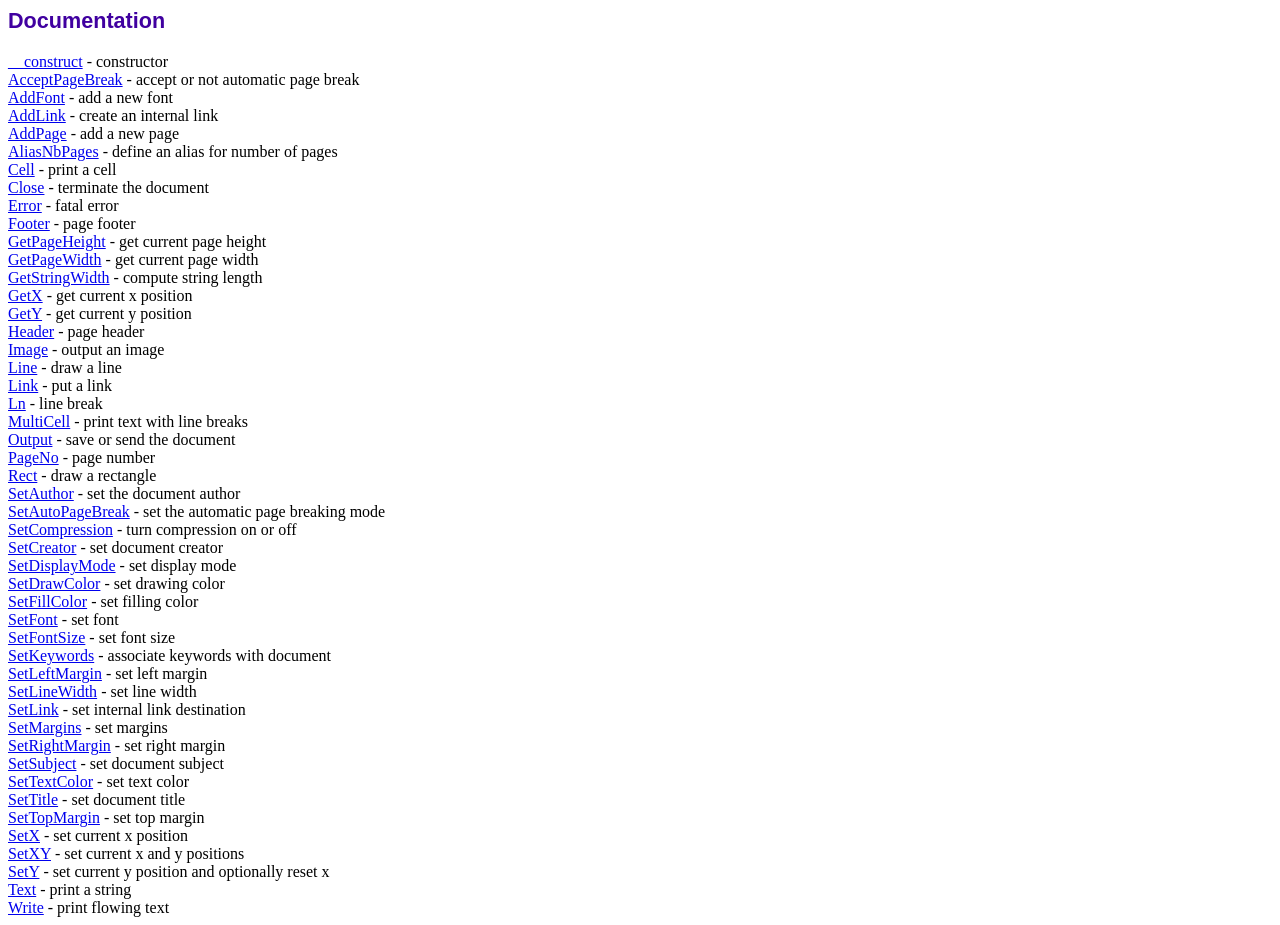
<file: student-portal/includes/doc/index.htm>
<!DOCTYPE html PUBLIC "-//W3C//DTD HTML 4.01 Transitional//EN">
<html>
<head>
<meta http-equiv="Content-Type" content="text/html; charset=UTF-8">
<title>Documentation</title>
<link type="text/css" rel="stylesheet" href="../fpdf.css">
</head>
<body>
<h1>Documentation</h1>
<a href="__construct.htm">__construct</a> - constructor<br>
<a href="acceptpagebreak.htm">AcceptPageBreak</a> - accept or not automatic page break<br>
<a href="addfont.htm">AddFont</a> - add a new font<br>
<a href="addlink.htm">AddLink</a> - create an internal link<br>
<a href="addpage.htm">AddPage</a> - add a new page<br>
<a href="aliasnbpages.htm">AliasNbPages</a> - define an alias for number of pages<br>
<a href="cell.htm">Cell</a> - print a cell<br>
<a href="close.htm">Close</a> - terminate the document<br>
<a href="error.htm">Error</a> - fatal error<br>
<a href="footer.htm">Footer</a> - page footer<br>
<a href="getpageheight.htm">GetPageHeight</a> - get current page height<br>
<a href="getpagewidth.htm">GetPageWidth</a> - get current page width<br>
<a href="getstringwidth.htm">GetStringWidth</a> - compute string length<br>
<a href="getx.htm">GetX</a> - get current x position<br>
<a href="gety.htm">GetY</a> - get current y position<br>
<a href="header.htm">Header</a> - page header<br>
<a href="image.htm">Image</a> - output an image<br>
<a href="line.htm">Line</a> - draw a line<br>
<a href="link.htm">Link</a> - put a link<br>
<a href="ln.htm">Ln</a> - line break<br>
<a href="multicell.htm">MultiCell</a> - print text with line breaks<br>
<a href="output.htm">Output</a> - save or send the document<br>
<a href="pageno.htm">PageNo</a> - page number<br>
<a href="rect.htm">Rect</a> - draw a rectangle<br>
<a href="setauthor.htm">SetAuthor</a> - set the document author<br>
<a href="setautopagebreak.htm">SetAutoPageBreak</a> - set the automatic page breaking mode<br>
<a href="setcompression.htm">SetCompression</a> - turn compression on or off<br>
<a href="setcreator.htm">SetCreator</a> - set document creator<br>
<a href="setdisplaymode.htm">SetDisplayMode</a> - set display mode<br>
<a href="setdrawcolor.htm">SetDrawColor</a> - set drawing color<br>
<a href="setfillcolor.htm">SetFillColor</a> - set filling color<br>
<a href="setfont.htm">SetFont</a> - set font<br>
<a href="setfontsize.htm">SetFontSize</a> - set font size<br>
<a href="setkeywords.htm">SetKeywords</a> - associate keywords with document<br>
<a href="setleftmargin.htm">SetLeftMargin</a> - set left margin<br>
<a href="setlinewidth.htm">SetLineWidth</a> - set line width<br>
<a href="setlink.htm">SetLink</a> - set internal link destination<br>
<a href="setmargins.htm">SetMargins</a> - set margins<br>
<a href="setrightmargin.htm">SetRightMargin</a> - set right margin<br>
<a href="setsubject.htm">SetSubject</a> - set document subject<br>
<a href="settextcolor.htm">SetTextColor</a> - set text color<br>
<a href="settitle.htm">SetTitle</a> - set document title<br>
<a href="settopmargin.htm">SetTopMargin</a> - set top margin<br>
<a href="setx.htm">SetX</a> - set current x position<br>
<a href="setxy.htm">SetXY</a> - set current x and y positions<br>
<a href="sety.htm">SetY</a> - set current y position and optionally reset x<br>
<a href="text.htm">Text</a> - print a string<br>
<a href="write.htm">Write</a> - print flowing text<br>
</body>
</html>
</file>
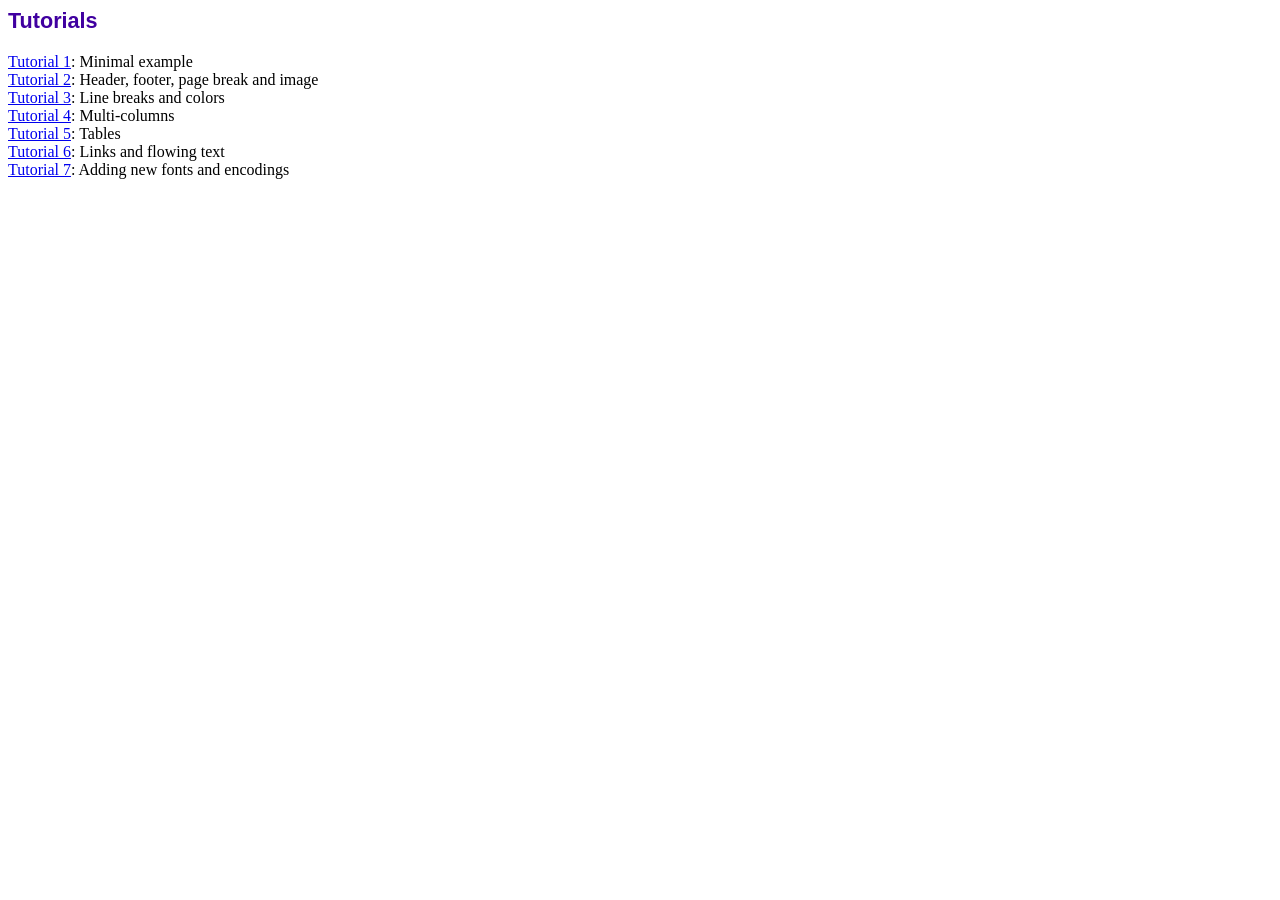
<file: student-portal/includes/tutorial/index.htm>
<!DOCTYPE html PUBLIC "-//W3C//DTD HTML 4.01 Transitional//EN">
<html>
<head>
<meta http-equiv="Content-Type" content="text/html; charset=UTF-8">
<title>Tutorials</title>
<link type="text/css" rel="stylesheet" href="../fpdf.css">
</head>
<body>
<h1>Tutorials</h1>
<ul style="list-style-type:none; margin-left:0; padding-left:0">
<li><a href="tuto1.htm">Tutorial 1</a>: Minimal example</li>
<li><a href="tuto2.htm">Tutorial 2</a>: Header, footer, page break and image</li>
<li><a href="tuto3.htm">Tutorial 3</a>: Line breaks and colors</li>
<li><a href="tuto4.htm">Tutorial 4</a>: Multi-columns</li>
<li><a href="tuto5.htm">Tutorial 5</a>: Tables</li>
<li><a href="tuto6.htm">Tutorial 6</a>: Links and flowing text</li>
<li><a href="tuto7.htm">Tutorial 7</a>: Adding new fonts and encodings</li>
</ul>
</body>
</html>
</file>
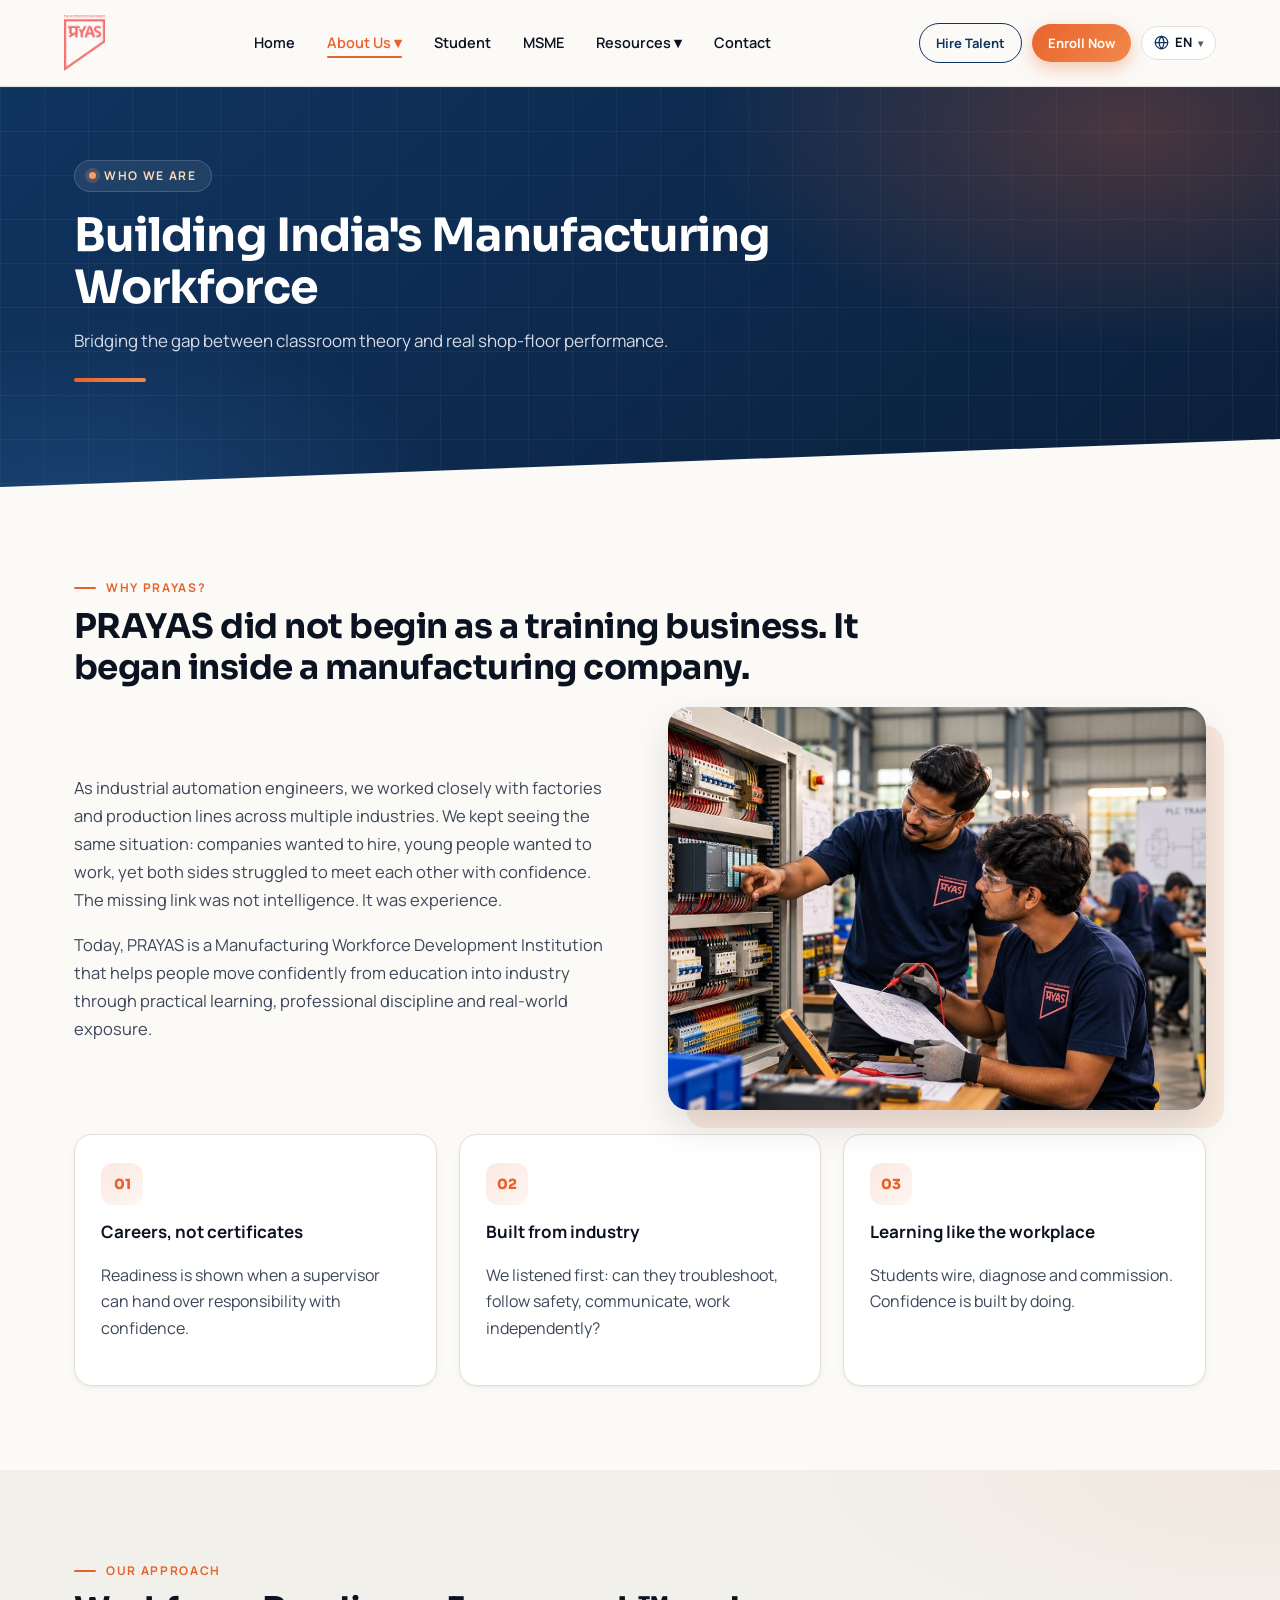
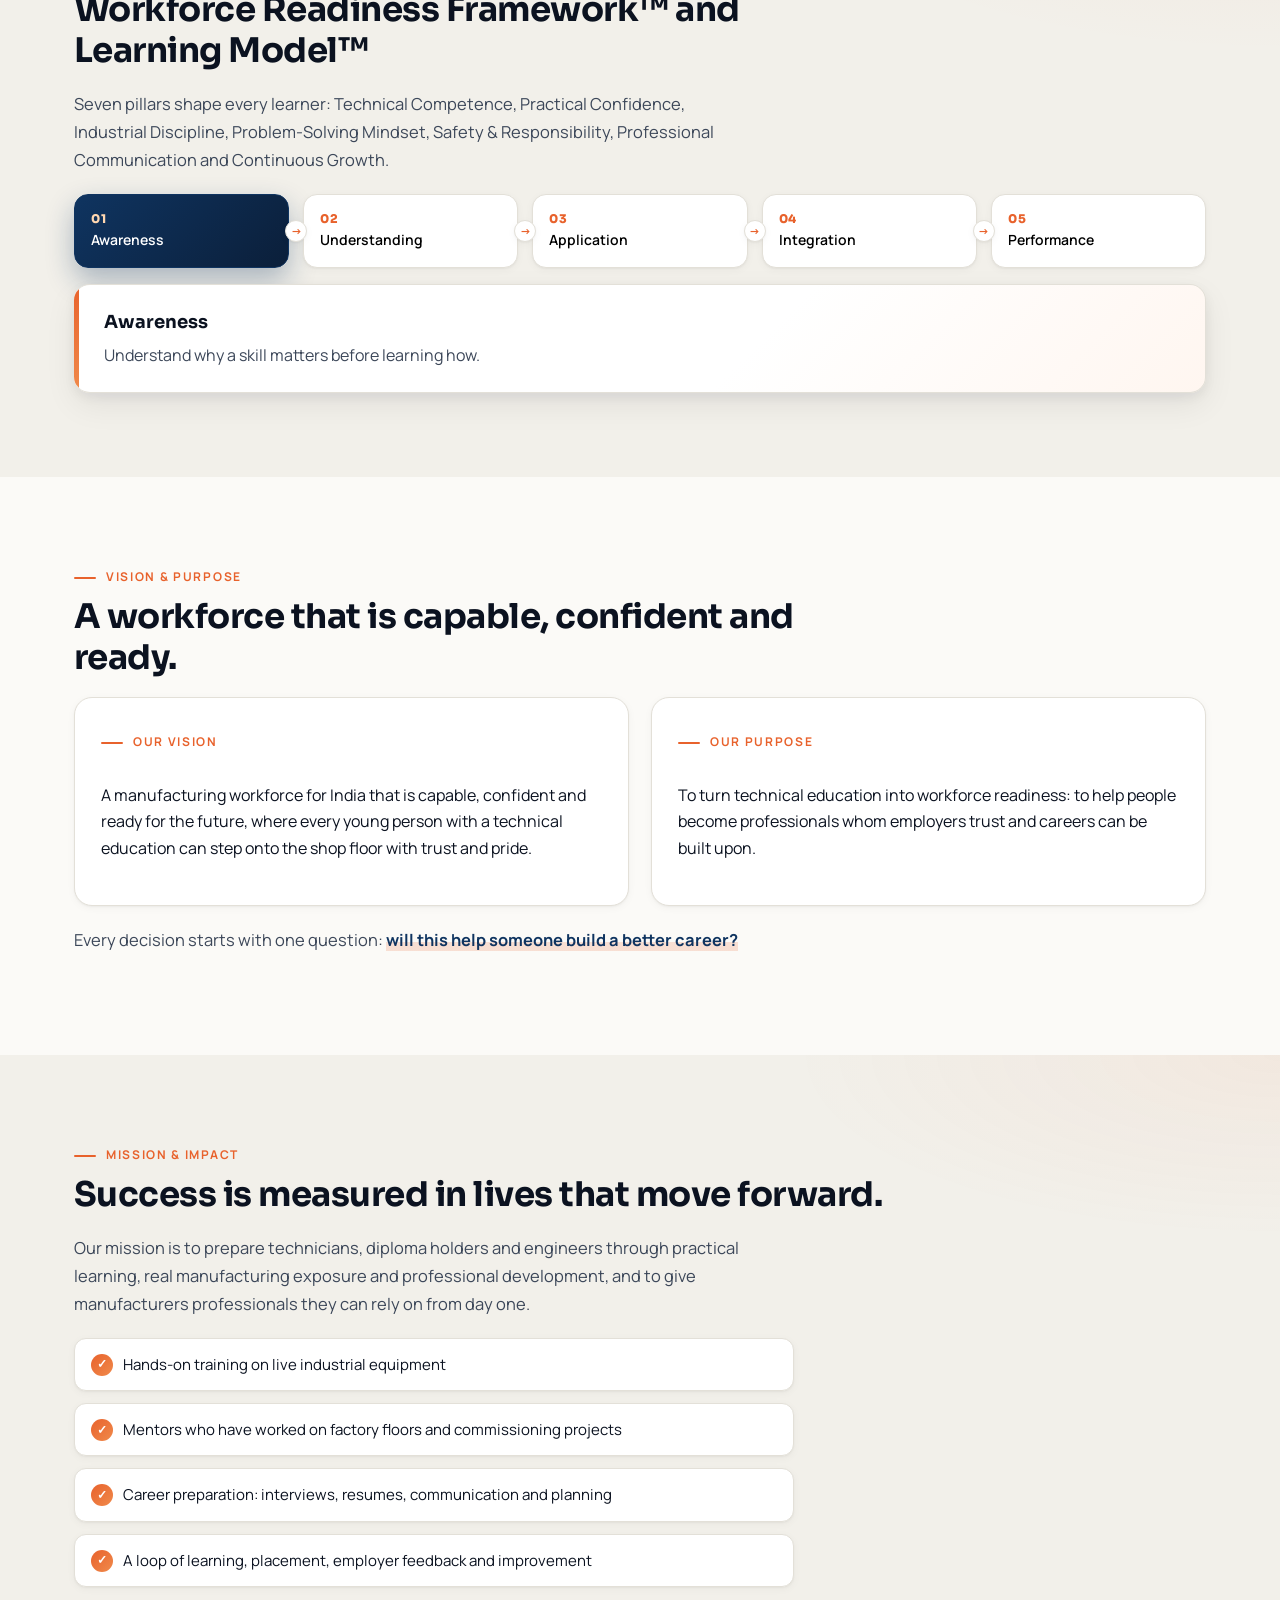
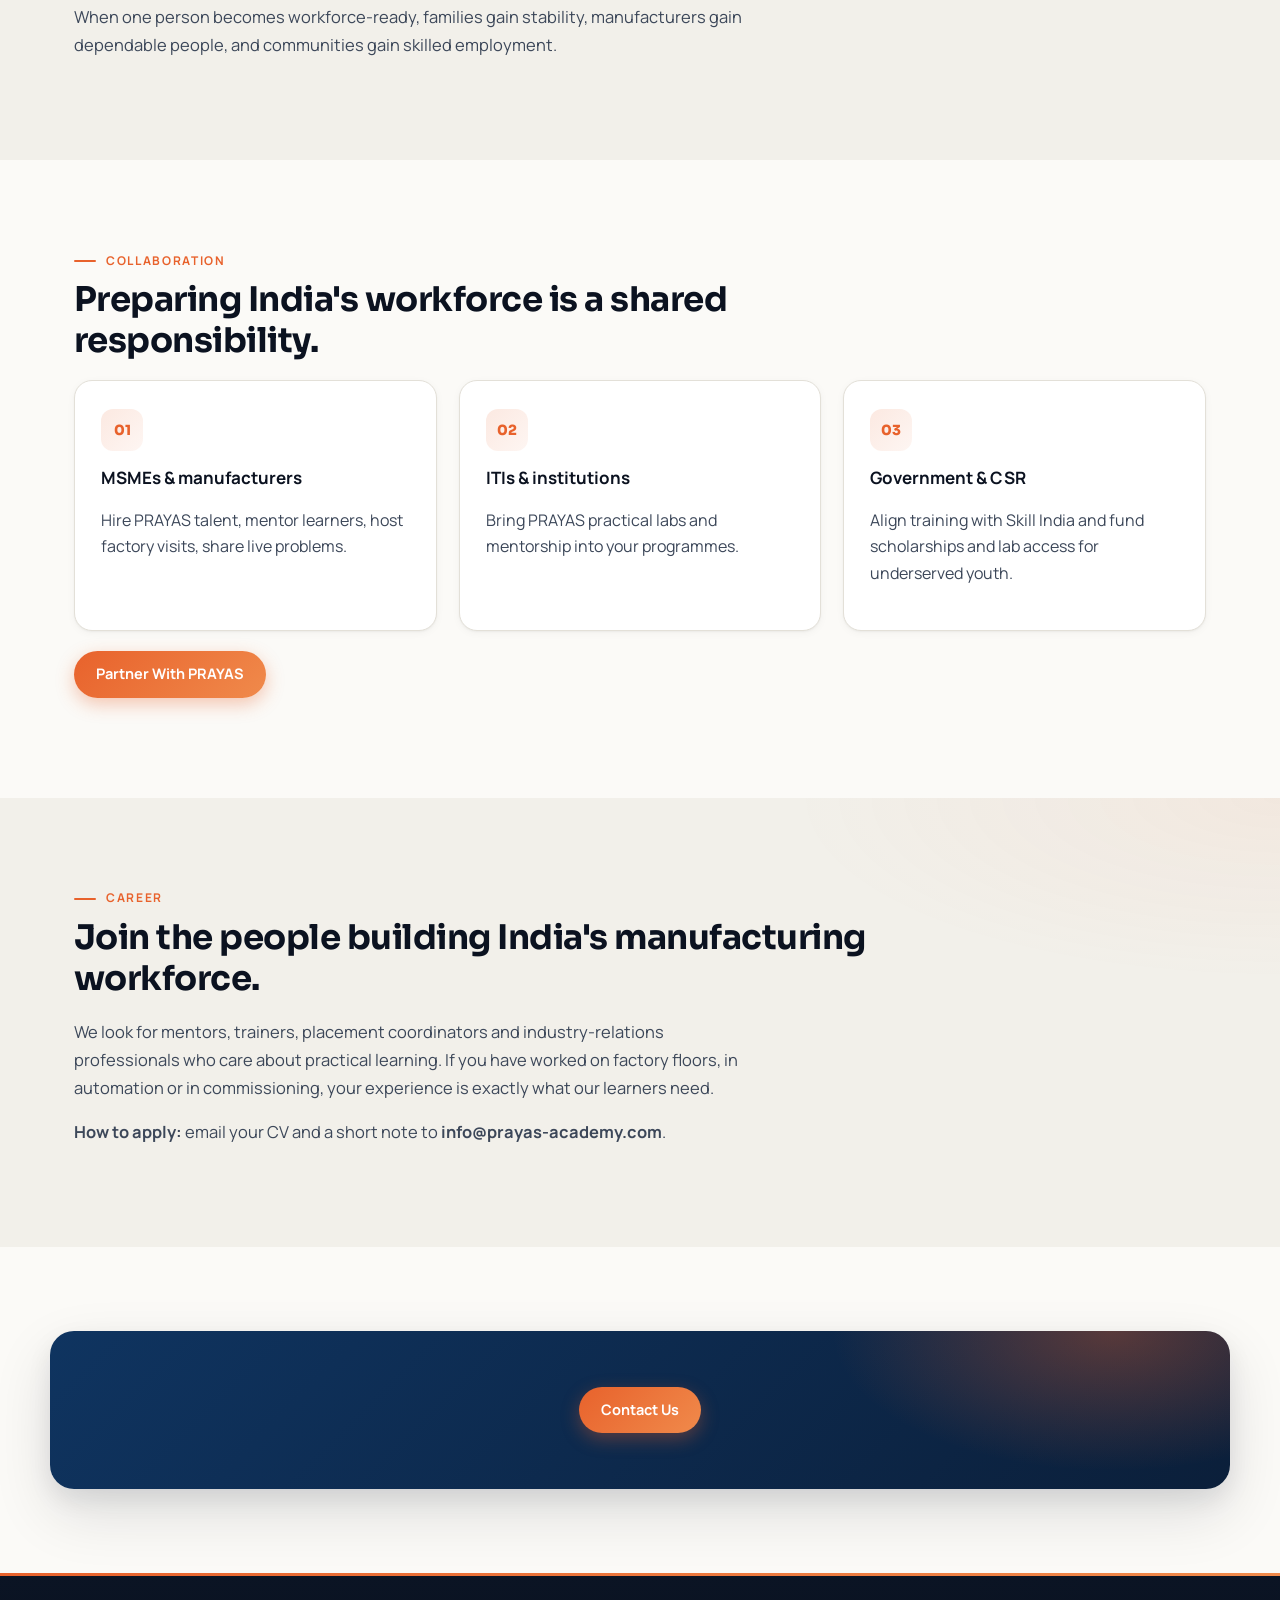
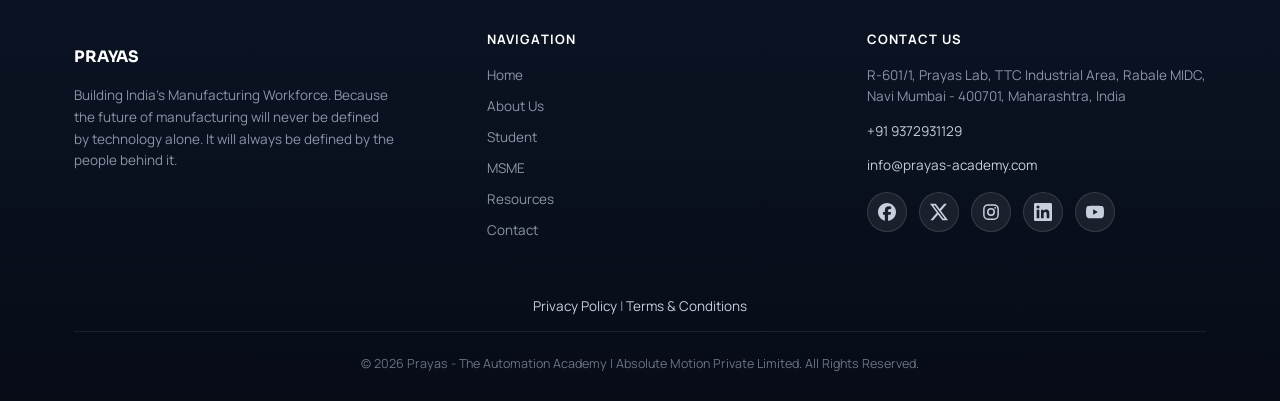
<file: about.html>
<!DOCTYPE html>
<html lang="en"><head><meta charset="utf-8"/><meta content="width=device-width,initial-scale=1" name="viewport"/><title data-i18n="k138">About Us — PRAYAS Manufacturing Workforce</title><meta content="Why PRAYAS exists, our vision, mission and how we prepare India's manufacturing workforce." data-i18n-content="k139" name="description"/><link href="https://fonts.googleapis.com" rel="preconnect"/><link href="https://fonts.googleapis.com/css2?family=Manrope:wght@400;500;600;700;800&amp;family=Sora:wght@600;700;800&amp;family=Noto+Sans+Devanagari:wght@400;500;600;700;800&amp;display=swap" rel="stylesheet"/><style>
  :root{
    --ink:#0b1220;
    --ink-soft:#3c4759;
    --paper:#fbfaf7;
    --paper-alt:#f2f0ea;
    --accent:#0f3460;
    --accent-2:#e8622c;
    --line:#e3e0d8;
    --radius:16px;
    --maxw:1180px;
  }
  *{box-sizing:border-box;}
  html{scroll-behavior:smooth;}
  body{
    margin:0;
    font-family:'Manrope','Noto Sans Devanagari',sans-serif;
    color:var(--ink);
    background:var(--paper);
    line-height:1.55;
  }
  h1,h2,h3,.display{font-family:'Sora','Noto Sans Devanagari',sans-serif;letter-spacing:-0.01em;}
  a{text-decoration:none;color:inherit;}
  img{max-width:100%;display:block;}
  .wrap{max-width:var(--maxw);margin:0 auto;padding:0 24px;}
  .eyebrow{
    text-transform:uppercase;
    letter-spacing:0.14em;
    font-size:12px;
    font-weight:700;
    color:var(--accent-2);
    margin-bottom:10px;
  }
  /* ---------- HEADER ---------- */
  header{
    position:sticky;top:0;z-index:50;
    background:rgba(251,250,247,0.9);
    backdrop-filter:blur(10px);
    border-bottom:1px solid var(--line);
  }
  .nav-row{
    display:flex;align-items:center;justify-content:space-between;
    padding:15px 24px;max-width:1200px;margin:0 auto;
  }
  .logo{display:inline-flex;align-items:center;text-decoration:none;}
  .logo img{height:56px;width:auto;display:block;object-fit:contain;}
  @media (max-width:768px){.logo img{height:48px;}}
  @media (max-width:540px){.nav-row{padding:13px 18px;}.logo img{height:42px;}}
  nav.desktop-nav{display:flex;gap:32px;font-weight:600;font-size:14.5px;}
  nav.desktop-nav a:hover{color:var(--accent-2);}
  .nav-ctas{display:flex;gap:10px;align-items:center;}
  .btn{
    display:inline-flex;align-items:center;justify-content:center;gap:8px;
    padding:12px 22px;border-radius:999px;font-weight:700;font-size:14.5px;
    cursor:pointer;border:none;white-space:nowrap;transition:transform .15s ease, box-shadow .15s ease;
  }
  .btn:hover{transform:translateY(-1px);}
  .btn-primary{background:var(--accent-2);color:#fff;box-shadow:0 6px 18px rgba(232,98,44,0.35);}
  .btn-secondary{background:transparent;color:var(--accent);border:1.5px solid var(--accent);}
  .btn-ghost{background:var(--paper-alt);color:var(--ink);}
  .btn-small{padding:9px 16px;font-size:13px;}
  .hamburger{display:none;flex-direction:column;gap:5px;background:none;border:none;cursor:pointer;padding:6px;}
  .hamburger span{width:24px;height:2.5px;background:var(--ink);border-radius:2px;}
  /* ---------- MOBILE MENU ---------- */
  .mobile-menu{
    display:none;flex-direction:column;gap:2px;
    background:var(--paper);border-bottom:1px solid var(--line);
    padding:8px 24px 20px;
  }
  .mobile-menu.open{display:flex;}
  .mobile-menu a{padding:14px 4px;font-weight:600;border-bottom:1px solid var(--line);}
  /* ---------- HERO ---------- */
  .hero{padding:56px 0;position:relative;overflow:hidden;}
  .hero::before{
    content:"";position:absolute;inset:0;z-index:-1;
    background:radial-gradient(circle at 78% 8%, rgba(15,52,96,0.08), transparent 55%);
  }
  .hero-grid{display:grid;grid-template-columns:1.05fr 0.95fr;gap:48px;align-items:center;}
  .hero-inner{max-width:640px;}
  .hero h1{font-size:42px;font-weight:800;margin:0 0 18px;line-height:1.12;}
  .hero p.lede{font-size:18px;color:var(--ink-soft);margin:0 0 30px;max-width:600px;}
  .hero-ctas{display:flex;gap:14px;flex-wrap:wrap;margin-bottom:40px;}
  .trust-bar{
    display:flex;gap:0;border-top:1px solid var(--line);padding-top:28px;flex-wrap:wrap;
  }
  .trust-stat{flex:1;min-width:130px;padding-right:24px;}
  .trust-stat b{display:block;font-family:'Sora','Noto Sans Devanagari',sans-serif;font-size:26px;font-weight:800;color:var(--accent);}
  .trust-stat span{font-size:13px;color:var(--ink-soft);}
  .hero-media{position:relative;border-radius:20px;overflow:hidden;box-shadow:0 20px 50px rgba(11,18,32,0.18);}
  .hero-media img{width:100%;height:100%;object-fit:cover;aspect-ratio:4/5;}
  .hero-media .tag{
    position:absolute;bottom:16px;left:16px;right:16px;background:rgba(11,18,32,0.78);
    color:#fff;padding:10px 14px;border-radius:10px;font-size:13px;font-weight:600;
    display:flex;align-items:center;gap:8px;backdrop-filter:blur(6px);
  }
  .tag .dot{width:8px;height:8px;border-radius:50%;background:#3ddc84;flex:0 0 auto;}
  /* ---------- SECTION SHELL ---------- */
  section{padding:64px 0;}
  .section-alt{background:var(--paper-alt);}
  .section-dark{background:var(--ink);color:#fff;}
  .section-dark .section-head p{color:#aab2c5;}
  .section-head{max-width:640px;margin-bottom:36px;}
  .section-head.center{max-width:680px;margin-left:auto;margin-right:auto;text-align:center;}
  .section-head h2{font-size:29px;font-weight:700;margin:0 0 12px;}
  .section-head p{color:var(--ink-soft);font-size:16px;margin:0;}
  /* ---------- PROBLEM / BRIDGE ---------- */
  .bridge-grid{display:grid;grid-template-columns:1fr 1fr;gap:28px;}
  .bridge-card{
    background:#fff;border:1px solid var(--line);border-radius:var(--radius);
    padding:28px;
  }
  .bridge-card h3{font-size:18px;margin:0 0 10px;}
  .bridge-card p{margin:0;color:var(--ink-soft);font-size:15px;}
  .split{display:grid;grid-template-columns:1fr 1fr;gap:44px;align-items:center;}
  .split.reverse .split-media{order:2;}
  .split-media img{border-radius:18px;width:100%;object-fit:cover;aspect-ratio:4/3;box-shadow:0 16px 36px rgba(11,18,32,0.12);}
  .checklist{list-style:none;margin:20px 0 0;padding:0;display:grid;gap:10px;}
  .checklist li{display:flex;gap:10px;font-size:14.5px;color:var(--ink-soft);}
  .checklist li::before{content:"✓";color:var(--accent-2);font-weight:800;flex:0 0 auto;}
  /* ---------- FRAMEWORK: desktop grid / mobile carousel ---------- */
  .framework-grid{
    display:grid;grid-template-columns:repeat(4,1fr);gap:18px;
  }
  .pillar{
    background:#fff;border:1px solid var(--line);border-radius:14px;
    overflow:hidden;flex:0 0 auto;
  }
  .pillar .pillar-img{width:100%;aspect-ratio:16/10;object-fit:cover;}
  .pillar .pillar-body{padding:18px 18px 20px;}
  .pillar .num{font-family:'Sora','Noto Sans Devanagari',sans-serif;font-weight:800;color:var(--accent-2);font-size:13px;margin-bottom:8px;}
  .pillar h4{font-size:15px;margin:0 0 6px;}
  .pillar p{font-size:13.5px;color:var(--ink-soft);margin:0;}
  .framework-scroll{display:none;}
  /* ---------- AUDIENCE TILES ---------- */
  .tile-grid{display:grid;grid-template-columns:repeat(3,1fr);gap:20px;}
  .tile{background:#fff;border:1px solid var(--line);border-radius:16px;overflow:hidden;display:flex;flex-direction:column;}
  .tile img{width:100%;aspect-ratio:4/3;object-fit:cover;}
  .tile-body{padding:18px 18px 20px;display:flex;flex-direction:column;gap:8px;flex:1;}
  .tile-body h4{margin:0;font-size:16px;}
  .tile-body p{margin:0;font-size:13.5px;color:var(--ink-soft);flex:1;}
  .tile-body a{font-size:13.5px;font-weight:700;color:var(--accent-2);}
  /* ---------- CHOOSE YOUR PATH ---------- */
  .path-grid{display:grid;grid-template-columns:1fr 1fr;gap:24px;}
  .path-card{
    border-radius:var(--radius);padding:36px 30px;color:#fff;position:relative;overflow:hidden;
  }
  .path-card.student{background:linear-gradient(135deg,#0f3460,#1a4d8f);}
  .path-card.employer{background:linear-gradient(135deg,#20293b,#3c4a63);}
  .path-card .eyebrow-light{color:#ffd7b0;text-transform:uppercase;letter-spacing:0.12em;font-size:12px;font-weight:700;margin-bottom:12px;}
  .path-card h3{font-size:24px;margin:0 0 12px;}
  .path-card p{font-size:14.5px;opacity:0.88;margin:0 0 24px;}
  .path-card .btn-primary{background:#fff;color:var(--ink);box-shadow:none;}
  .path-card .btn-primary:hover{background:#f2f0ea;}
  /* ---------- TIMELINE (Student Journey) ---------- */
  .timeline{display:grid;grid-template-columns:repeat(5,1fr);gap:18px;}
  .tl-step{background:#fff;border:1px solid var(--line);border-radius:14px;overflow:hidden;}
  .tl-step img{width:100%;aspect-ratio:1/1;object-fit:cover;}
  .tl-body{padding:14px 16px 18px;}
  .tl-body .tl-num{font-family:'Sora','Noto Sans Devanagari',sans-serif;font-weight:800;color:var(--accent-2);font-size:12px;}
  .tl-body h4{font-size:14.5px;margin:8px 0 6px;}
  .tl-body p{font-size:12.5px;color:var(--ink-soft);margin:0;}
  /* ---------- HIRING PROCESS STEPS ---------- */
  .steps-list{display:grid;gap:14px;}
  .step-row{display:flex;gap:16px;background:#fff;border:1px solid var(--line);border-radius:14px;padding:18px 20px;align-items:flex-start;}
  .step-row .step-num{
    width:36px;height:36px;border-radius:50%;background:var(--paper-alt);color:var(--accent-2);
    font-family:'Sora','Noto Sans Devanagari',sans-serif;font-weight:800;font-size:14px;display:flex;align-items:center;justify-content:center;flex:0 0 auto;
  }
  .step-row h4{margin:0 0 4px;font-size:15.5px;}
  .step-row p{margin:0;font-size:14px;color:var(--ink-soft);}
  /* ---------- ECOSYSTEM CARDS ---------- */
  .eco-grid{display:grid;grid-template-columns:repeat(3,1fr);gap:22px;margin-bottom:30px;}
  .eco-card{background:rgba(255,255,255,0.05);border:1px solid rgba(255,255,255,0.12);border-radius:16px;padding:26px;}
  .eco-card h4{margin:0 0 10px;font-size:16.5px;color:#fff;}
  .eco-card p{margin:0;font-size:14px;color:#b7bfd1;}
  .testimonial-card{
    background:linear-gradient(135deg,#0f3460,#1a2b4d);border-radius:18px;padding:34px 36px;
    display:grid;grid-template-columns:1fr auto;gap:20px;align-items:center;
  }
  .testimonial-card .tag-pill{display:inline-block;background:rgba(232,98,44,0.18);color:#ffb98a;font-size:11.5px;font-weight:700;letter-spacing:0.08em;text-transform:uppercase;padding:5px 12px;border-radius:999px;margin-bottom:14px;}
  .testimonial-card blockquote{margin:0 0 18px;font-size:19px;font-weight:600;color:#fff;line-height:1.4;}
  .testimonial-card .attribution{display:flex;align-items:center;gap:10px;font-size:13.5px;color:#c7cede;}
  .testimonial-card .avatar{width:36px;height:36px;border-radius:50%;background:var(--accent-2);color:#fff;display:flex;align-items:center;justify-content:center;font-weight:800;font-size:13px;flex:0 0 auto;}
  /* ---------- VISION BANNER ---------- */
  .vision-banner{
    background:linear-gradient(135deg,#0f3460,#0b1220);color:#fff;border-radius:22px;
    padding:56px 44px;text-align:center;position:relative;overflow:hidden;
  }
  .vision-banner .eyebrow{color:#ffb98a;}
  .vision-banner h2{font-size:30px;margin:0 auto 16px;max-width:720px;}
  .vision-banner p{color:#c7cede;max-width:620px;margin:0 auto;font-size:15.5px;}
  /* ---------- IMPACT STATS ---------- */
  .stat-grid{display:grid;grid-template-columns:repeat(4,1fr);gap:16px;margin-bottom:18px;}
  .stat-card{background:#fff;border:1px solid var(--line);border-radius:14px;padding:20px;}
  .stat-card b{display:block;font-family:'Sora','Noto Sans Devanagari',sans-serif;font-size:24px;font-weight:800;color:var(--accent-2);}
  .stat-card span{font-size:12.5px;color:var(--ink-soft);}
  .verified-note{display:flex;gap:8px;align-items:center;background:#fff;border:1px solid var(--line);border-radius:12px;padding:14px 18px;font-size:13.5px;color:var(--ink-soft);margin-bottom:36px;}
  /* ---------- FAQ accordion ---------- */
  .faq-item{border-bottom:1px solid var(--line);padding:18px 0;cursor:pointer;}
  .faq-q{display:flex;justify-content:space-between;align-items:center;font-weight:700;font-size:15.5px;}
  .faq-a{max-height:0;overflow:hidden;transition:max-height .25s ease;font-size:14.5px;color:var(--ink-soft);}
  .faq-item.open .faq-a{max-height:200px;padding-top:10px;}
  .faq-item.open .faq-q .chev{transform:rotate(45deg);}
  .chev{transition:transform .2s ease;font-size:20px;color:var(--accent-2);}
  /* ---------- CONTACT FORM ---------- */
  .contact-grid{display:grid;grid-template-columns:1.1fr 0.9fr;gap:36px;}
  .contact-form{background:#fff;border:1px solid var(--line);border-radius:18px;padding:32px;}
  .contact-form h3{margin:0 0 6px;font-size:20px;}
  .contact-form>p{margin:0 0 22px;color:var(--ink-soft);font-size:14px;}
  .form-row{display:grid;grid-template-columns:1fr 1fr;gap:14px;margin-bottom:14px;}
  .field label{display:block;font-size:11.5px;font-weight:700;letter-spacing:0.06em;text-transform:uppercase;color:var(--ink-soft);margin-bottom:6px;}
  .field input,.field textarea,.field select{
    width:100%;border:1px solid var(--line);border-radius:10px;padding:12px 14px;font-family:inherit;font-size:14.5px;background:var(--paper);
  }
  .field textarea{resize:vertical;min-height:90px;}
  .contact-side{display:flex;flex-direction:column;gap:18px;}
  .info-card{background:var(--paper-alt);border:1px solid var(--line);border-radius:16px;padding:22px;}
  .info-card h4{margin:0 0 10px;font-size:15px;}
  .info-card p{margin:0 0 4px;font-size:14px;color:var(--ink-soft);}
  .info-card a{color:var(--accent);font-weight:700;}
  .info-card.notice{background:#fff3ec;border-color:#f4d3bf;}
  /* ---------- CLOSING CTA ---------- */
  .closing{background:var(--ink);color:#fff;text-align:center;padding:72px 0;}
  .closing h2{font-size:32px;margin:0 0 14px;}
  .closing p{color:#c7cede;margin:0 0 30px;}
  .closing .hero-ctas{justify-content:center;}
  /* ---------- FOOTER ---------- */
  footer{background:#080e1a;color:#8b94a8;padding:56px 0 28px;font-size:13.5px;}
  .footer-grid{display:grid;grid-template-columns:1.1fr 1fr 1fr;gap:40px;margin-bottom:36px;}
  .footer-brand img{height:70px;width:auto;margin-bottom:16px;}
  .footer-brand p{max-width:320px;line-height:1.6;color:#8b94a8;}
  .footer-social{display:flex;gap:10px;margin-top:16px;}
  .footer-social a{width:34px;height:34px;border-radius:50%;background:rgba(255,255,255,0.06);display:flex;align-items:center;justify-content:center;font-size:13px;color:#c7cede;}
  footer h5{color:#fff;font-size:13px;text-transform:uppercase;letter-spacing:0.08em;margin:0 0 16px;}
  footer nav.footer-nav{display:flex;flex-direction:column;gap:10px;}
  .footer-bottom{border-top:1px solid rgba(255,255,255,0.08);padding-top:22px;text-align:center;font-size:12.5px;color:#6b7385;}
  /* ---------- STICKY MOBILE CTA BAR ---------- */
  .mobile-cta-bar{
    display:none;position:fixed;bottom:0;left:0;right:0;z-index:60;
    background:#fff;border-top:1px solid var(--line);
    padding:10px 16px calc(10px + env(safe-area-inset-bottom));
    gap:10px;box-shadow:0 -6px 20px rgba(0,0,0,0.08);
  }
  .mobile-cta-bar .btn{flex:1;padding:13px 10px;font-size:14px;}
  /* ================= RESPONSIVE: MOBILE (<768px) ================= */
  @media (max-width:900px){
    .hero-grid{grid-template-columns:1fr;}
    .hero-media{order:-1;max-width:420px;}
    .split{grid-template-columns:1fr;}
    .split.reverse .split-media{order:0;}
    .tile-grid{grid-template-columns:1fr 1fr;}
    .eco-grid{grid-template-columns:1fr;}
    .stat-grid{grid-template-columns:1fr 1fr;}
    .footer-grid{grid-template-columns:1fr 1fr;}
    .contact-grid{grid-template-columns:1fr;}
    .testimonial-card{grid-template-columns:1fr;}
  }
  @media (max-width:768px){
    nav.desktop-nav{display:none;}
    .nav-ctas .btn-secondary{display:none;}
    .nav-ctas .btn-primary{display:none;}
    .hamburger{display:flex;}
    .hero{padding:32px 0;}
    .hero h1{font-size:28px;}
    .hero h1 .desktop-only-text{display:none;}
    .hero p.lede{font-size:15px;}
    .hero-ctas{margin-bottom:28px;}
    .hero-ctas .btn-secondary{display:none;} /* mobile hero: ONE primary CTA only, per the divergence rule */
    .trust-bar{display:grid;grid-template-columns:1fr 1fr;gap:18px;border-top:1px solid var(--line);}
    .trust-stat{padding-right:0;}
    section{padding:44px 0;}
    .section-head h2{font-size:23px;}
    .bridge-grid{grid-template-columns:1fr;gap:16px;}
    /* framework becomes a swipeable carousel on mobile */
    .framework-grid{display:none;}
    .framework-scroll{
      display:flex;gap:14px;overflow-x:auto;scroll-snap-type:x mandatory;
      padding-bottom:8px;margin:0 -24px;padding-left:24px;padding-right:24px;
    }
    .framework-scroll .pillar{min-width:78%;scroll-snap-align:start;}
    .tile-grid{grid-template-columns:1fr;gap:16px;}
    .path-grid{grid-template-columns:1fr;gap:16px;}
    .path-card{padding:26px 22px;}
    .timeline{grid-template-columns:1fr 1fr;}
    .stat-grid{grid-template-columns:1fr 1fr;}
    .form-row{grid-template-columns:1fr;}
    body{padding-bottom:74px;} /* room for sticky bar */
    .mobile-cta-bar{display:flex;}
    .closing .hero-ctas .btn-secondary{display:none;}
    .vision-banner{padding:40px 26px;}
  }
  @media (min-width:769px){
    .mobile-menu{display:none !important;}
  }

.photo-slot{display:flex;align-items:center;justify-content:center;text-align:center;width:100%;min-height:140px;border:2px dashed #bdb8aa;border-radius:16px;background:repeating-linear-gradient(45deg,#f2f0ea,#f2f0ea 12px,#ebe8df 12px,#ebe8df 24px);color:#7b7566;font:600 13px Manrope,sans-serif;padding:12px;overflow:hidden}
.photo-slot.filled{border:0;padding:0;background:none}.photo-slot img{width:100%;height:100%;object-fit:cover;display:block;border-radius:inherit}
.hero-media .photo-slot,.split-media .photo-slot{box-shadow:0 16px 36px rgba(11,18,32,.12)}.pillar .photo-slot,.tile .photo-slot{border-radius:0;border-width:0 0 2px 0}
.muted{color:var(--ink-soft)}.lead{max-width:680px;color:var(--ink-soft)}
.page-hero{background:linear-gradient(135deg,#0f3460,#0b1f3a);color:#fff;padding:56px 0}.page-hero h1{font-size:clamp(28px,4vw,40px);margin:0 0 12px}.page-hero p{color:#d5dbe8;max-width:620px}.page-hero .eyebrow{color:#ffd7b0}
.dd{position:relative}.dd>div{display:none;position:absolute;top:100%;left:-10px;background:#fff;border:1px solid var(--line);border-radius:10px;padding:8px;min-width:190px;flex-direction:column;z-index:60}
.dd:hover>div,.dd:focus-within>div,.dd.open>div{display:flex}.dd>div a{padding:7px 10px;border-radius:6px;font-weight:500}.dd>div a:hover{background:var(--paper-alt)}
.flow .nodes{list-style:none;margin:0 0 16px;padding:0;display:flex;gap:10px}.flow li{flex:1;position:relative}
.flow li:not(:last-child)::after{content:"\2192";position:absolute;right:-10px;top:50%;transform:translate(50%,-50%);color:var(--accent-2);font-weight:800;z-index:1}
.node{width:100%;height:100%;text-align:left;background:#fff;border:1.5px solid var(--line);border-radius:12px;padding:14px;font:600 14px Manrope,sans-serif;cursor:pointer}
.node b{display:block;color:var(--accent-2);font:800 12px Sora,sans-serif;margin-bottom:4px}.node:hover{border-color:var(--accent)}.node.on{background:var(--accent);color:#fff;border-color:var(--accent)}.node.on b{color:#ffd7b0}
.panel{background:#fff;border:1px solid var(--line);border-left:5px solid var(--accent-2);border-radius:12px;padding:18px 20px}.panel h4{margin:0 0 6px}.panel p{margin:0;color:var(--ink-soft)}
.stairs .nodes{align-items:flex-end}.stairs li:nth-child(1) .node{min-height:80px}.stairs li:nth-child(2) .node{min-height:110px}.stairs li:nth-child(3) .node{min-height:140px}.stairs li:nth-child(4) .node{min-height:170px}.stairs li:nth-child(5) .node{min-height:200px}
.tabs{display:flex;gap:8px;flex-wrap:wrap;margin:16px 0 20px}.tabs button{padding:9px 16px;border-radius:99px;border:1.5px solid var(--line);background:#fff;font:700 14px Manrope,sans-serif;cursor:pointer}.tabs button.on{background:var(--accent-2);border-color:var(--accent-2);color:#fff}
[data-pane]{display:none}[data-pane].on{display:block}.start{display:inline-block;background:var(--paper-alt);border:1.5px dashed var(--accent);border-radius:99px;padding:6px 14px;font-weight:700;font-size:13px;margin-bottom:12px}
.win{background:#fff;border:1px solid var(--line);border-radius:14px;overflow:hidden;box-shadow:0 12px 30px rgba(11,18,32,.1)}
.bar{background:var(--paper-alt);padding:10px 14px;display:flex;gap:6px;align-items:center;font-size:13px;font-weight:700;border-bottom:1px solid var(--line)}
.bar i{width:11px;height:11px;border-radius:50%;background:#ff5f57}.bar i:nth-child(2){background:#febc2e}.bar i:nth-child(3){background:#28c840;margin-right:8px}
.faq{display:grid;grid-template-columns:1fr 1.2fr}.faq .qs{display:flex;flex-direction:column;border-right:1px solid var(--line)}.faq .node{height:auto;padding:14px 16px;border:0;border-bottom:1px solid var(--line);border-radius:0}.faq .ans{padding:22px}.faq .ans h4{margin:0 0 8px}
.sides{display:grid;grid-template-columns:1fr auto 1fr;align-items:center;margin:24px 0}.side{background:#fff;border:1px solid var(--line);border-radius:14px;padding:22px}.side small{color:var(--accent-2);font-weight:800;text-transform:uppercase;font-size:11px}
.side p{font:600 17px Sora,sans-serif;margin:8px 0 0}.span{width:36px;height:6px;background:var(--line);border-radius:3px;transition:width .8s,background .8s}.sides.built .span{width:120px;background:var(--accent-2)}
.built-msg{opacity:0;transition:opacity .6s .5s;text-align:center;font-weight:700;color:var(--accent-2)}.sides.built+.built-msg{opacity:1}
.chal{background:#fff;border:1px solid var(--line);border-radius:12px;margin-bottom:10px;padding:0 18px}.chal summary{padding:16px 0;font-weight:700;cursor:pointer;list-style:none;display:flex;justify-content:space-between}.chal summary::after{content:"+";color:var(--accent-2);font-size:20px}.chal[open] summary::after{content:"\2212"}.chal div{padding:0 0 16px;color:var(--ink-soft)}
.calc{background:var(--accent);color:#fff;border-radius:16px;padding:26px;display:grid;grid-template-columns:1fr 1fr;gap:24px}.calc label{display:block;font-size:12px;font-weight:700;margin:10px 0 4px;color:#d5dbe8}.calc input{width:100%;padding:10px;border-radius:8px;border:0;font:inherit}
.calc .out{background:rgba(255,255,255,.08);border-radius:12px;padding:20px;text-align:center}.calc .out b{display:block;font:800 34px Sora,sans-serif;color:#ffd7b0}
.grid3{display:grid;grid-template-columns:repeat(3,1fr);gap:16px}.card{background:#fff;border:1px solid var(--line);border-radius:14px;padding:20px}
@media(max-width:900px){.hero-media{order:0;max-width:100%}.hero-media .photo-slot,.hero-media img{aspect-ratio:16/9!important}}
@media(max-width:768px){.hero h1 .desktop-only-text{display:inline!important}section{padding:36px 0}.hide-m{display:none!important}
.tile-grid{display:flex!important;overflow-x:auto;scroll-snap-type:x mandatory;gap:14px;margin:0 -24px;padding:0 24px 8px}.tile{min-width:78%;scroll-snap-align:start}
.split-media .photo-slot,.pillar .photo-slot{aspect-ratio:16/9!important}}
@media(max-width:800px){.flow .nodes{flex-direction:column}.flow li:not(:last-child)::after{content:"\2193";right:auto;left:50%;top:auto;bottom:-14px;transform:translateX(-50%)}.stairs li .node{min-height:0!important}.faq,.sides,.calc,.grid3{grid-template-columns:1fr!important}.faq .qs{border-right:0}.span{width:6px;height:30px;margin:0 auto}.sides.built .span{width:6px;height:60px}.dd>div{position:static;display:flex;border:0}}

.desktop-nav a.active{color:var(--accent-2)}.desktop-nav a.soon,.mobile-menu a.soon,.footer-nav a.soon,.dd>div a.soon{opacity:.5}
.toast{position:fixed;bottom:90px;left:50%;transform:translateX(-50%);background:#0b1220;color:#fff;padding:10px 18px;border-radius:99px;font-size:14px;z-index:99;opacity:0;pointer-events:none;transition:opacity .25s}.toast.on{opacity:1}
</style><link href="assets/i18n/i18n.css" rel="stylesheet"/><link href="assets/css/social-icons.css" rel="stylesheet"/><link href="assets/css/site-enhance.css" rel="stylesheet"/></head><body><header><div class="nav-row"><a class="logo" href="index.html"><img alt="PRAYAS Logo" src="images/logo.png"/></a><nav class="desktop-nav"><a data-i18n="k003" href="index.html">Home</a><span class="dd"><a class="active" data-i18n="k004" href="about.html">About Us ▾</a><div><a data-i18n="k005" href="about.html#about-why">Why PRAYAS?</a><a data-i18n="k006" href="about.html#about-vision">Vision &amp; Purpose</a><a data-i18n="k007" href="about.html#about-mission">Mission &amp; Impact</a><a data-i18n="k008" href="about.html#about-collaboration">Collaboration</a><a data-i18n="k009" href="about.html#about-career">Career</a><a data-i18n="k010" href="contact.html">Contact Us</a></div></span><a data-i18n="k011" href="students.html">Student</a><a data-i18n="k012" href="employers.html">MSME</a><span class="dd"><a data-i18n="k013" href="resources.html">Resources ▾</a><div><a data-i18n="k014" href="resources.html#vlog">Vlog</a><a data-i18n="k015" href="resources.html#blog">Blog</a><a data-i18n="k016" href="resources.html#study">Study Material</a><a data-i18n="k017" href="resources.html#events">Events</a><a data-i18n="k018" href="resources.html#gallery">Gallery</a></div></span><a data-i18n="k019" href="contact.html">Contact</a></nav><div class="nav-ctas"><a class="btn btn-secondary btn-small" data-i18n="k020" href="manpower-portal/">Hire Talent</a><a class="btn btn-primary btn-small" data-i18n="k021" href="student-portal/">Enroll Now</a><div class="lang-switcher" data-i18n-switcher=""><button aria-expanded="false" aria-haspopup="listbox" aria-label="Language: English" class="lang-btn" type="button"><svg aria-hidden="true" class="lang-globe" fill="none" stroke="currentColor" stroke-linecap="round" stroke-linejoin="round" stroke-width="2" viewbox="0 0 24 24"><circle cx="12" cy="12" r="10"></circle><line x1="2" x2="22" y1="12" y2="12"></line><path d="M12 2a15.3 15.3 0 0 1 4 10 15.3 15.3 0 0 1-4 10 15.3 15.3 0 0 1-4-10 15.3 15.3 0 0 1 4-10z"></path></svg><span class="lang-current">EN</span><span aria-hidden="true" class="lang-caret">▾</span></button><div aria-label="Select language" class="lang-menu" role="listbox"><button aria-selected="true" class="lang-option" data-lang="en" role="option" type="button"><span>English</span><span class="lang-code">EN</span></button><button aria-selected="false" class="lang-option" data-lang="hi" role="option" type="button"><span>हिंदी</span><span class="lang-code">HI</span></button><button aria-selected="false" class="lang-option" data-lang="mr" role="option" type="button"><span>मराठी</span><span class="lang-code">MR</span></button></div></div><button aria-label="Menu" class="hamburger" data-i18n-aria="k022" onclick="document.getElementById('mmenu').classList.toggle('open')"><span></span><span></span><span></span></button></div></div><div class="mobile-menu" id="mmenu"><a data-i18n="k003" href="index.html">Home</a><a class="active" data-i18n="k023" href="about.html">About Us</a><a data-i18n="k011" href="students.html">Student</a><a data-i18n="k012" href="employers.html">MSME</a><a data-i18n="k024" href="resources.html">Resources</a><a data-i18n="k019" href="contact.html">Contact</a><a data-i18n="k025" href="student-portal/login.php" style="color:var(--accent-2);font-weight:700">Student Portal Login</a></div></header><main><div class="page-hero"><div class="wrap"><div class="eyebrow" data-i18n="k140">Who We Are</div><h1 data-i18n="k141">Building India's Manufacturing Workforce</h1><p data-i18n="k142">Bridging the gap between classroom theory and real shop-floor performance.</p></div></div><section id="about-why"><div class="wrap"><div class="eyebrow" data-i18n="k005">Why PRAYAS?</div><h2 data-i18n="k143">PRAYAS did not begin as a training business. It began inside a manufacturing company.</h2><div class="split" style="margin-bottom:24px"><div><p class="lead" data-i18n="k144">As industrial automation engineers, we worked closely with factories and production lines across multiple industries. We kept seeing the same situation: companies wanted to hire, young people wanted to work, yet both sides struggled to meet each other with confidence. The missing link was not intelligence. It was experience.</p><p class="lead" data-i18n="k145">Today, PRAYAS is a Manufacturing Workforce Development Institution that helps people move confidently from education into industry through practical learning, professional discipline and real-world exposure.</p></div><div class="split-media"><div class="photo-slot" data-img="gap-mentorship.jpg" style="aspect-ratio:4/3"></div></div></div><div class="grid3"><div class="card"><h4 data-i18n="k146">Careers, not certificates</h4><p class="muted" data-i18n="k147">Readiness is shown when a supervisor can hand over responsibility with confidence.</p></div><div class="card"><h4 data-i18n="k148">Built from industry</h4><p class="muted" data-i18n="k149">We listened first: can they troubleshoot, follow safety, communicate, work independently?</p></div><div class="card"><h4 data-i18n="k150">Learning like the workplace</h4><p class="muted" data-i18n="k151">Students wire, diagnose and commission. Confidence is built by doing.</p></div></div></div></section><section class="section-alt" id="about-framework"><div class="wrap"><div class="eyebrow" data-i18n="k152">Our approach</div><h2 data-i18n="k153">Workforce Readiness Framework™ and Learning Model™</h2><p class="lead" data-i18n="k154">Seven pillars shape every learner: Technical Competence, Practical Confidence, Industrial Discipline, Problem-Solving Mindset, Safety &amp; Responsibility, Professional Communication and Continuous Growth.</p><div class="flow" data-flow="" style="margin-top:20px"><ol class="nodes"><li><button class="node" data-d="Understand why a skill matters before learning how." data-i18n-d="k156" data-i18n-html="k157" data-i18n-t="k155" data-t="Awareness"><b>01</b>Awareness</button></li><li><button class="node" data-d="Build strong fundamentals, always tied to a real application." data-i18n-d="k159" data-i18n-html="k160" data-i18n-t="k158" data-t="Understanding"><b>02</b>Understanding</button></li><li><button class="node" data-d="Hands-on practice, repeated until hesitation turns into confidence." data-i18n-d="k162" data-i18n-html="k163" data-i18n-t="k161" data-t="Application"><b>03</b>Application</button></li><li><button class="node" data-d="See how electrical, mechanical, automation and maintenance work together." data-i18n-d="k165" data-i18n-html="k166" data-i18n-t="k164" data-t="Integration"><b>04</b>Integration</button></li><li><button class="node" data-d="Show safe, independent, trusted work." data-i18n-d="k168" data-i18n-html="k169" data-i18n-t="k167" data-t="Performance"><b>05</b>Performance</button></li></ol><div class="panel"><h4></h4><p></p></div></div></div></section><section id="about-vision"><div class="wrap"><div class="eyebrow" data-i18n="k006">Vision &amp; Purpose</div><h2 data-i18n="k170">A workforce that is capable, confident and ready.</h2><div class="grid3" style="grid-template-columns:1fr 1fr"><div class="card"><div class="eyebrow" data-i18n="k171">Our vision</div><p data-i18n="k172">A manufacturing workforce for India that is capable, confident and ready for the future, where every young person with a technical education can step onto the shop floor with trust and pride.</p></div><div class="card"><div class="eyebrow" data-i18n="k173">Our purpose</div><p data-i18n="k174">To turn technical education into workforce readiness: to help people become professionals whom employers trust and careers can be built upon.</p></div></div><p class="lead" data-i18n-html="k175" style="margin-top:20px">Every decision starts with one question: <em>will this help someone build a better career?</em></p></div></section><section class="section-alt" id="about-mission"><div class="wrap"><div class="eyebrow" data-i18n="k007">Mission &amp; Impact</div><h2 data-i18n="k176">Success is measured in lives that move forward.</h2><p class="lead" data-i18n="k177">Our mission is to prepare technicians, diploma holders and engineers through practical learning, real manufacturing exposure and professional development, and to give manufacturers professionals they can rely on from day one.</p><ul class="checklist"><li data-i18n="k178">Hands-on training on live industrial equipment</li><li data-i18n="k179">Mentors who have worked on factory floors and commissioning projects</li><li data-i18n="k180">Career preparation: interviews, resumes, communication and planning</li><li data-i18n="k181">A loop of learning, placement, employer feedback and improvement</li></ul><p class="lead" data-i18n="k182">When one person becomes workforce-ready, families gain stability, manufacturers gain dependable people, and communities gain skilled employment.</p><!-- CONFIRM impact figures before launch --></div></section><section id="about-collaboration"><div class="wrap"><div class="eyebrow" data-i18n="k008">Collaboration</div><h2 data-i18n="k183">Preparing India's workforce is a shared responsibility.</h2><div class="grid3"><div class="card"><h4 data-i18n="k184">MSMEs &amp; manufacturers</h4><p class="muted" data-i18n="k185">Hire PRAYAS talent, mentor learners, host factory visits, share live problems.</p></div><div class="card"><h4 data-i18n="k186">ITIs &amp; institutions</h4><p class="muted" data-i18n="k187">Bring PRAYAS practical labs and mentorship into your programmes.</p></div><div class="card"><h4 data-i18n="k188">Government &amp; CSR</h4><p class="muted" data-i18n="k189">Align training with Skill India and fund scholarships and lab access for underserved youth.</p></div></div><p data-i18n-html="k190" style="margin-top:20px"><a class="btn btn-primary" href="contact.html">Partner With PRAYAS</a></p></div></section><section class="section-alt" id="about-career"><div class="wrap"><div class="eyebrow" data-i18n="k009">Career</div><h2 data-i18n="k191">Join the people building India's manufacturing workforce.</h2><p class="lead" data-i18n="k192">We look for mentors, trainers, placement coordinators and industry-relations professionals who care about practical learning. If you have worked on factory floors, in automation or in commissioning, your experience is exactly what our learners need.</p><p class="lead" data-i18n-html="k193"><b>How to apply:</b> email your CV and a short note to <a href="mailto:info@prayas-academy.com"><b>info@prayas-academy.com</b></a>.</p><!-- CONFIRM: list current openings here --></div></section><section><div class="wrap" style="text-align:center"><a class="btn btn-primary" data-i18n="k010" href="contact.html">Contact Us</a></div></section></main><div class="mobile-cta-bar"><a class="btn btn-secondary" data-i18n="k020" href="manpower-portal/">Hire Talent</a><a class="btn btn-primary" data-i18n="k021" href="student-portal/">Enroll Now</a></div><footer><div class="wrap"><div class="footer-grid"><div class="footer-brand"><h3 data-i18n="k129" style="color:#fff">PRAYAS</h3><p data-i18n="k130">Building India's Manufacturing Workforce. Because the future of manufacturing will never be defined by technology alone. It will always be defined by the people behind it.</p></div><div><h5 data-i18n="k131">Navigation</h5><nav class="footer-nav"><a data-i18n="k003" href="index.html">Home</a><a data-i18n="k023" href="about.html">About Us</a><a data-i18n="k011" href="students.html">Student</a><a data-i18n="k012" href="employers.html">MSME</a><a data-i18n="k024" href="resources.html">Resources</a><a data-i18n="k019" href="contact.html">Contact</a></nav></div><div><h5 data-i18n="k010">Contact Us</h5><p data-i18n="k132">R-601/1, Prayas Lab, TTC Industrial Area, Rabale MIDC, Navi Mumbai - 400701, Maharashtra, India</p><p><a href="tel:+919372931129" style="color:#c7cede">+91 9372931129</a></p><p data-i18n-html="k133"><a href="mailto:info@prayas-academy.com" style="color:#c7cede">info@prayas-academy.com</a></p><p class="footer-social-icons" data-i18n-html="k134"><a class="social-link s-facebook" href="https://www.facebook.com/share/1CJUdkx9NA/" target="_blank" rel="noopener noreferrer" aria-label="PRAYAS on Facebook" title="Facebook"><svg aria-hidden="true" viewBox="0 0 24 24" fill="currentColor"><path d="M9.101 23.691v-7.98H6.627v-3.667h2.474v-1.58c0-4.085 1.848-5.978 5.858-5.978.401 0 .955.042 1.468.103a8.68 8.68 0 0 1 1.141.195v3.325a8.623 8.623 0 0 0-.653-.036 26.805 26.805 0 0 0-.733-.009c-.707 0-1.259.096-1.675.309a1.686 1.686 0 0 0-.679.622c-.258.42-.374.995-.374 1.752v1.297h3.919l-.386 2.103-.287 1.564h-3.246v8.245C19.396 23.238 24 18.179 24 12.044c0-6.627-5.373-12-12-12s-12 5.373-12 12c0 5.628 3.874 10.35 9.101 11.647Z"/></svg></a><a class="social-link s-x" href="https://x.com/theprayasacademy" target="_blank" rel="noopener noreferrer" aria-label="PRAYAS on X" title="X"><svg aria-hidden="true" viewBox="0 0 24 24" fill="currentColor"><path d="M18.901 1.153h3.68l-8.04 9.19L24 22.846h-7.406l-5.8-7.584-6.638 7.584H.474l8.6-9.83L0 1.154h7.594l5.243 6.932ZM17.61 20.644h2.039L6.486 3.24H4.298Z"/></svg></a><a class="social-link s-instagram" href="https://www.instagram.com/theprayasacademy" target="_blank" rel="noopener noreferrer" aria-label="PRAYAS on Instagram" title="Instagram"><svg aria-hidden="true" viewBox="0 0 24 24" fill="none" stroke="currentColor" stroke-width="2"><rect x="2.5" y="2.5" width="19" height="19" rx="5.5"/><circle cx="12" cy="12" r="4.3"/><circle cx="17.6" cy="6.4" r="1.2" fill="currentColor" stroke="none"/></svg></a><a class="social-link s-linkedin" href="https://www.linkedin.com/company/the-prayas-academy/" target="_blank" rel="noopener noreferrer" aria-label="PRAYAS on LinkedIn" title="LinkedIn"><svg aria-hidden="true" viewBox="0 0 24 24" fill="currentColor"><path d="M20.447 20.452h-3.554v-5.569c0-1.328-.027-3.037-1.852-3.037-1.853 0-2.136 1.445-2.136 2.939v5.667H9.351V9h3.414v1.561h.046c.477-.9 1.637-1.85 3.37-1.85 3.601 0 4.267 2.37 4.267 5.455v6.286zM5.337 7.433a2.062 2.062 0 1 1 0-4.125 2.062 2.062 0 0 1 0 4.125zM7.119 20.452H3.555V9h3.564v11.452zM22.225 0H1.771C.792 0 0 .774 0 1.729v20.542C0 23.227.792 24 1.771 24h20.451C23.2 24 24 23.227 24 22.271V1.729C24 .774 23.2 0 22.222 0h.003z"/></svg></a><a class="social-link s-youtube" href="https://www.youtube.com/@theprayasacademy" target="_blank" rel="noopener noreferrer" aria-label="PRAYAS on YouTube" title="YouTube"><svg aria-hidden="true" viewBox="0 0 24 24" fill="currentColor"><path d="M23.498 6.186a3.016 3.016 0 0 0-2.122-2.136C19.505 3.545 12 3.545 12 3.545s-7.505 0-9.377.505A3.017 3.017 0 0 0 .502 6.186C0 8.07 0 12 0 12s0 3.93.502 5.814a3.016 3.016 0 0 0 2.122 2.136c1.871.505 9.376.505 9.376.505s7.505 0 9.377-.505a3.015 3.015 0 0 0 2.122-2.136C24 15.93 24 12 24 12s0-3.93-.502-5.814zM9.545 15.568V8.432L15.818 12l-6.273 3.568z"/></svg></a></p></div></div><div class="footer-legal-links" style="text-align:center;padding:14px 0"><a data-i18n="k135" href="privacy-policy.html" style="color:#c7cede">Privacy Policy</a> | <a data-i18n="k136" href="terms-and-conditions.html" style="color:#c7cede">Terms &amp; Conditions</a></div><div class="footer-bottom" data-i18n="k137">© 2026 Prayas - The Automation Academy | Absolute Motion Private Limited. All Rights Reserved.</div></div></footer><script>

const mq=matchMedia('(max-width:800px)');
document.querySelectorAll('[data-flow]').forEach(f=>{const p=f.querySelector('.panel,.ans'),n=[...f.querySelectorAll('.node')],home=p.parentElement,nx=p.nextSibling;let cur=n[0];
 const place=()=>{if(mq.matches){const li=cur.closest('li');li?li.appendChild(p):cur.after(p)}else home.insertBefore(p,nx)};
 const show=b=>{cur=b;n.forEach(x=>x.classList.toggle('on',x===b));p.querySelector('h4').textContent=b.dataset.t;p.querySelector('p').textContent=b.dataset.d;place()};
 n.forEach(b=>b.onclick=()=>show(b));mq.addEventListener('change',()=>show(cur));show(n[0])});
document.querySelectorAll('[data-tabs]').forEach(t=>{const bs=t.querySelectorAll('button'),root=t.parentElement;const go=id=>{bs.forEach(b=>b.classList.toggle('on',b.dataset.tab===id));root.querySelectorAll('[data-pane]').forEach(p=>p.classList.toggle('on',p.dataset.pane===id))};
 bs.forEach(b=>b.onclick=()=>go(b.dataset.tab));const fromHash=()=>{const h=location.hash.slice(1);if([...bs].some(b=>b.dataset.tab===h))go(h)};go(bs[0].dataset.tab);fromHash();addEventListener('hashchange',fromHash)});
const bt=document.getElementById('bridge-btn');if(bt)bt.onclick=()=>{const s=document.querySelector('.sides');s.classList.toggle('built');bt.textContent=s.classList.contains('built')?(window.PrayasI18n?PrayasI18n.t('js.bridge_reset','Reset'):'Reset'):(window.PrayasI18n?PrayasI18n.t('js.bridge_build','Build the bridge \u2192'):'Build the bridge \u2192')};
const c=document.getElementById('calc');if(c){const u=()=>{const v=i=>+c.querySelector('#'+i).value||0;document.getElementById('cost').textContent='\u20B9'+Math.round(v('hires')*v('months')*v('salary')*(1-v('prod')/100)).toLocaleString('en-IN')};c.querySelectorAll('input').forEach(i=>i.oninput=u);u()}
// Instagram: paste post/reel URLs, e.g. 'https://www.instagram.com/reel/XXXXXXXX/'
const IG=[];const g=document.getElementById('ig');if(g){if(IG.length){g.innerHTML=IG.map(u=>'<blockquote class="instagram-media" data-instgrm-permalink="'+u+'" data-instgrm-version="14" style="max-width:420px;width:100%;margin:0"></blockquote>').join('');const s=document.createElement('script');s.async=1;s.src='https://www.instagram.com/embed.js';document.body.appendChild(s)}else g.innerHTML='<div class="card" style="grid-column:1/-1;text-align:center"><h4 data-i18n="js.ig_title">Videos from @theprayasacademy</h4><p class="muted" data-i18n="js.ig_desc">Instagram reels appear here once their links are added.</p><a class="btn btn-primary" href="https://www.instagram.com/theprayasacademy" target="_blank" rel="noopener" data-i18n="js.ig_btn">Follow on Instagram</a></div>'}

  // 1. Set up the Google Apps Script backend using google-apps-script.gs (see the setup
  //    comments at the top of that file), then paste the Web App URL it gives you below.
  const ENQUIRY_ENDPOINT = "api/enquiry.php";

  async function handleEnquirySubmit(e){
    e.preventDefault();
    const form = e.target;
    const statusEl = document.getElementById('form-status');
    const submitBtn = form.querySelector('button[type="submit"]');

    const payload = {
      name: form.name.value,
      email: form.email.value,
      phone: form.phone.value,
      organisation: form.organisation.value,
      role: form.role.value,
      message: form.message.value
    };

    if (ENQUIRY_ENDPOINT.includes("PASTE_YOUR")) {
      statusEl.textContent = window.PrayasI18n ? PrayasI18n.t("js.form_not_connected") : "Form backend isn't connected yet — please email admissions@prayas.org or call +91-22-4500 0947 directly.";
      return false;
    }

    submitBtn.disabled = true;
    statusEl.textContent = window.PrayasI18n ? PrayasI18n.t("js.form_sending") : "Sending...";

    try {
      // mode:'no-cors' is required for Apps Script web apps — the request still
      // reaches your script and gets logged/emailed, we just can't read the response.
      await fetch(ENQUIRY_ENDPOINT, {
        method: "POST",
        mode: "no-cors",
        headers: { "Content-Type": "text/plain;charset=utf-8" },
        body: JSON.stringify(payload)
      });
      statusEl.textContent = window.PrayasI18n ? PrayasI18n.t("js.form_success") : "Thanks — we've received your enquiry and will be in touch within 24 hours.";
      form.reset();
    } catch (err) {
      statusEl.textContent = window.PrayasI18n ? PrayasI18n.t("js.form_error") : "Something went wrong sending this. Please email admissions@prayas.org or call +91-22-4500 0947 directly.";
    } finally {
      submitBtn.disabled = false;
    }
    return false;
  }
</script><script src="assets/i18n/en.js"></script><script src="assets/i18n/hi.js"></script><script src="assets/i18n/mr.js"></script><script src="assets/i18n/i18n.js"></script><script src="assets/js/site-enhance.js" defer></script></body></html>
</file>
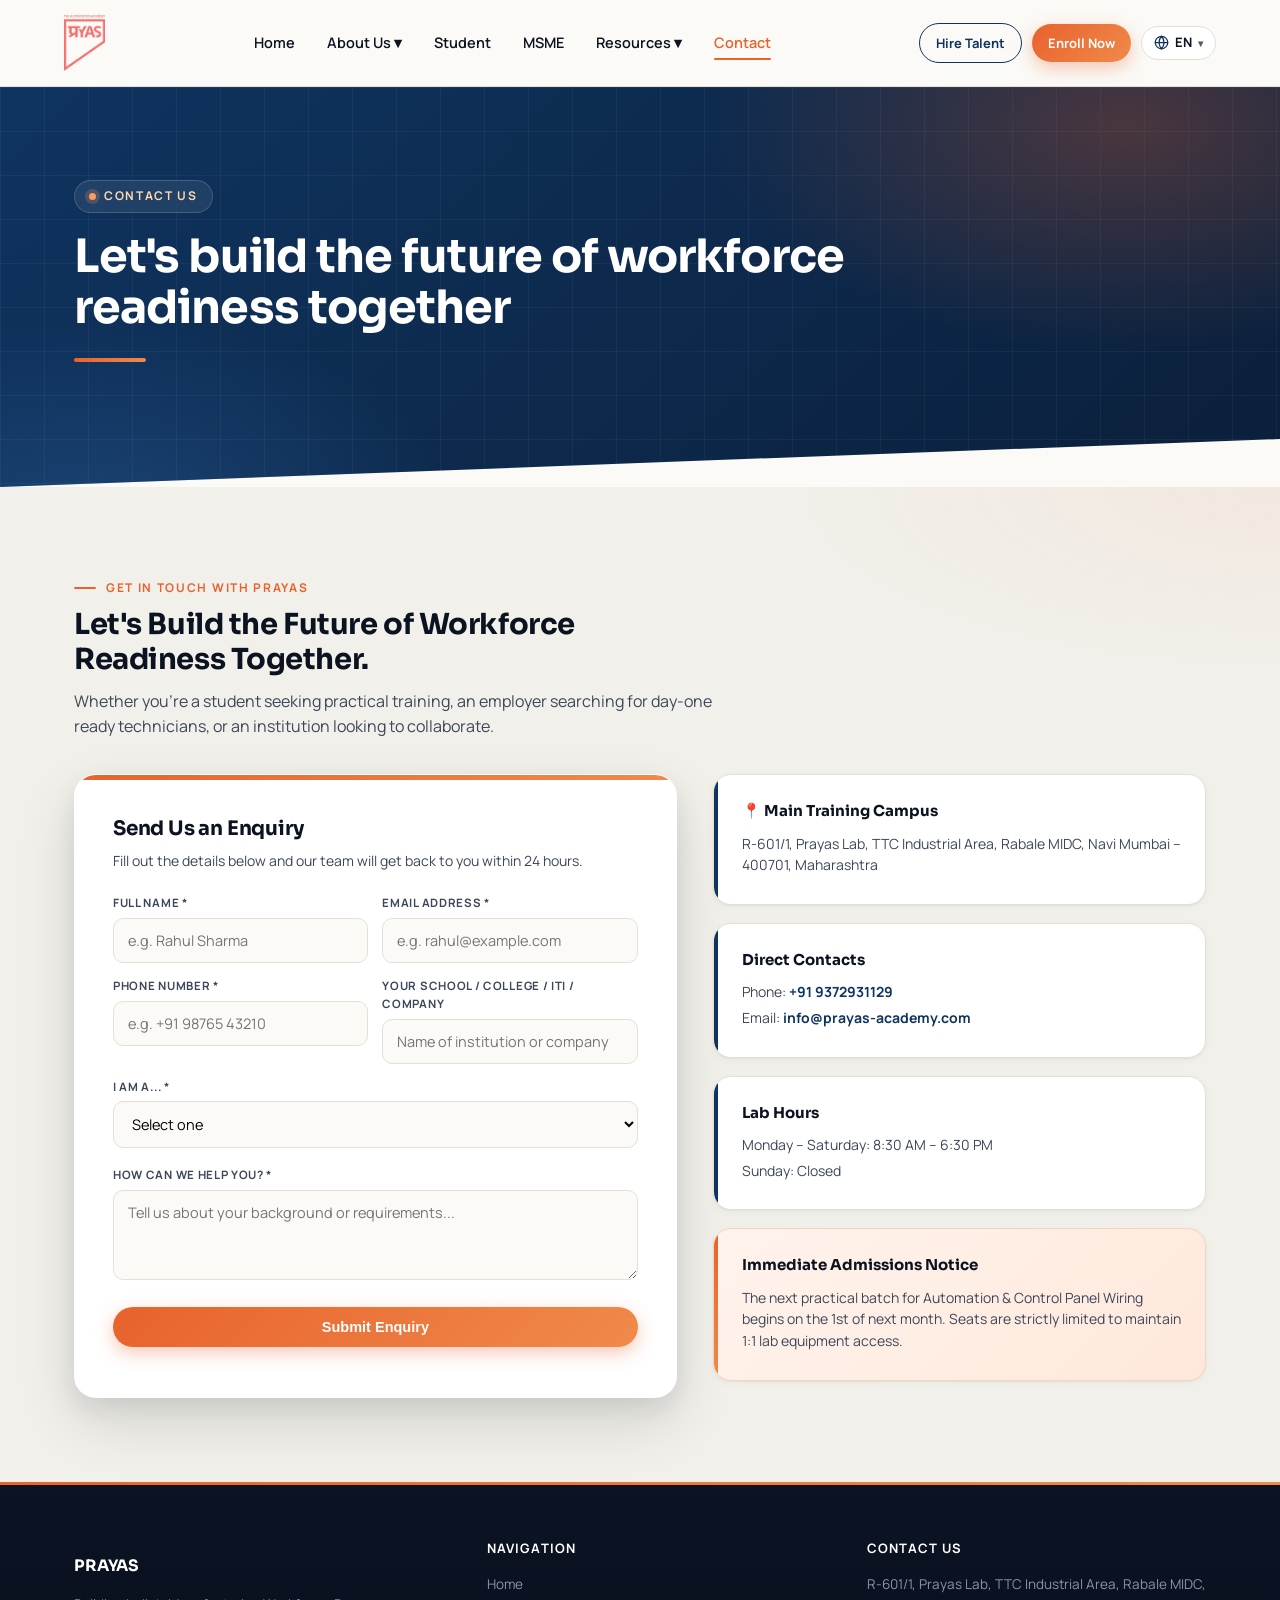
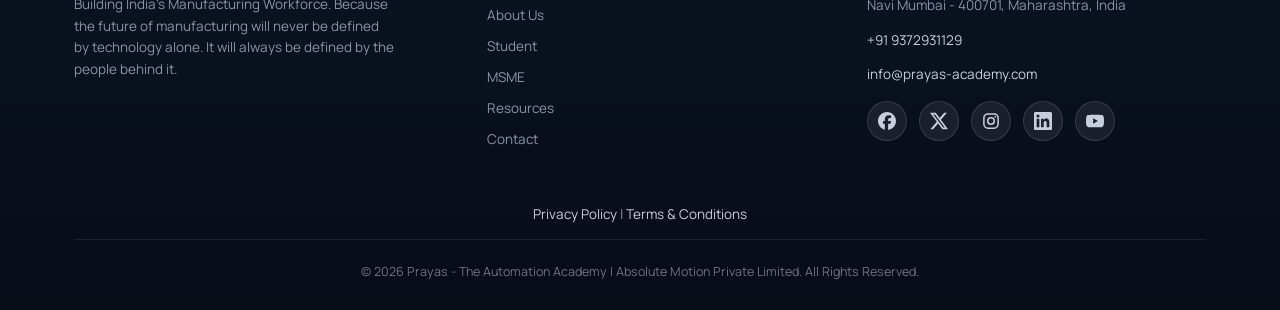
<file: contact.html>
<!DOCTYPE html>
<html lang="en"><head><meta charset="utf-8"/><meta content="width=device-width,initial-scale=1" name="viewport"/><title data-i18n="k409">Contact Us — PRAYAS</title><meta content="Contact PRAYAS: students, MSMEs, government, institutions and CSR partners." data-i18n-content="k410" name="description"/><link href="https://fonts.googleapis.com" rel="preconnect"/><link href="https://fonts.googleapis.com/css2?family=Manrope:wght@400;500;600;700;800&amp;family=Sora:wght@600;700;800&amp;family=Noto+Sans+Devanagari:wght@400;500;600;700;800&amp;display=swap" rel="stylesheet"/><style>
  :root{
    --ink:#0b1220;
    --ink-soft:#3c4759;
    --paper:#fbfaf7;
    --paper-alt:#f2f0ea;
    --accent:#0f3460;
    --accent-2:#e8622c;
    --line:#e3e0d8;
    --radius:16px;
    --maxw:1180px;
  }
  *{box-sizing:border-box;}
  html{scroll-behavior:smooth;}
  body{
    margin:0;
    font-family:'Manrope','Noto Sans Devanagari',sans-serif;
    color:var(--ink);
    background:var(--paper);
    line-height:1.55;
  }
  h1,h2,h3,.display{font-family:'Sora','Noto Sans Devanagari',sans-serif;letter-spacing:-0.01em;}
  a{text-decoration:none;color:inherit;}
  img{max-width:100%;display:block;}
  .wrap{max-width:var(--maxw);margin:0 auto;padding:0 24px;}
  .eyebrow{
    text-transform:uppercase;
    letter-spacing:0.14em;
    font-size:12px;
    font-weight:700;
    color:var(--accent-2);
    margin-bottom:10px;
  }
  /* ---------- HEADER ---------- */
  header{
    position:sticky;top:0;z-index:50;
    background:rgba(251,250,247,0.9);
    backdrop-filter:blur(10px);
    border-bottom:1px solid var(--line);
  }
  .nav-row{
    display:flex;align-items:center;justify-content:space-between;
    padding:15px 24px;max-width:1200px;margin:0 auto;
  }
  .logo{display:inline-flex;align-items:center;text-decoration:none;}
  .logo img{height:56px;width:auto;display:block;object-fit:contain;}
  @media (max-width:768px){.logo img{height:48px;}}
  @media (max-width:540px){.nav-row{padding:13px 18px;}.logo img{height:42px;}}
  nav.desktop-nav{display:flex;gap:32px;font-weight:600;font-size:14.5px;}
  nav.desktop-nav a:hover{color:var(--accent-2);}
  .nav-ctas{display:flex;gap:10px;align-items:center;}
  .btn{
    display:inline-flex;align-items:center;justify-content:center;gap:8px;
    padding:12px 22px;border-radius:999px;font-weight:700;font-size:14.5px;
    cursor:pointer;border:none;white-space:nowrap;transition:transform .15s ease, box-shadow .15s ease;
  }
  .btn:hover{transform:translateY(-1px);}
  .btn-primary{background:var(--accent-2);color:#fff;box-shadow:0 6px 18px rgba(232,98,44,0.35);}
  .btn-secondary{background:transparent;color:var(--accent);border:1.5px solid var(--accent);}
  .btn-ghost{background:var(--paper-alt);color:var(--ink);}
  .btn-small{padding:9px 16px;font-size:13px;}
  .hamburger{display:none;flex-direction:column;gap:5px;background:none;border:none;cursor:pointer;padding:6px;}
  .hamburger span{width:24px;height:2.5px;background:var(--ink);border-radius:2px;}
  /* ---------- MOBILE MENU ---------- */
  .mobile-menu{
    display:none;flex-direction:column;gap:2px;
    background:var(--paper);border-bottom:1px solid var(--line);
    padding:8px 24px 20px;
  }
  .mobile-menu.open{display:flex;}
  .mobile-menu a{padding:14px 4px;font-weight:600;border-bottom:1px solid var(--line);}
  /* ---------- HERO ---------- */
  .hero{padding:56px 0;position:relative;overflow:hidden;}
  .hero::before{
    content:"";position:absolute;inset:0;z-index:-1;
    background:radial-gradient(circle at 78% 8%, rgba(15,52,96,0.08), transparent 55%);
  }
  .hero-grid{display:grid;grid-template-columns:1.05fr 0.95fr;gap:48px;align-items:center;}
  .hero-inner{max-width:640px;}
  .hero h1{font-size:42px;font-weight:800;margin:0 0 18px;line-height:1.12;}
  .hero p.lede{font-size:18px;color:var(--ink-soft);margin:0 0 30px;max-width:600px;}
  .hero-ctas{display:flex;gap:14px;flex-wrap:wrap;margin-bottom:40px;}
  .trust-bar{
    display:flex;gap:0;border-top:1px solid var(--line);padding-top:28px;flex-wrap:wrap;
  }
  .trust-stat{flex:1;min-width:130px;padding-right:24px;}
  .trust-stat b{display:block;font-family:'Sora','Noto Sans Devanagari',sans-serif;font-size:26px;font-weight:800;color:var(--accent);}
  .trust-stat span{font-size:13px;color:var(--ink-soft);}
  .hero-media{position:relative;border-radius:20px;overflow:hidden;box-shadow:0 20px 50px rgba(11,18,32,0.18);}
  .hero-media img{width:100%;height:100%;object-fit:cover;aspect-ratio:4/5;}
  .hero-media .tag{
    position:absolute;bottom:16px;left:16px;right:16px;background:rgba(11,18,32,0.78);
    color:#fff;padding:10px 14px;border-radius:10px;font-size:13px;font-weight:600;
    display:flex;align-items:center;gap:8px;backdrop-filter:blur(6px);
  }
  .tag .dot{width:8px;height:8px;border-radius:50%;background:#3ddc84;flex:0 0 auto;}
  /* ---------- SECTION SHELL ---------- */
  section{padding:64px 0;}
  .section-alt{background:var(--paper-alt);}
  .section-dark{background:var(--ink);color:#fff;}
  .section-dark .section-head p{color:#aab2c5;}
  .section-head{max-width:640px;margin-bottom:36px;}
  .section-head.center{max-width:680px;margin-left:auto;margin-right:auto;text-align:center;}
  .section-head h2{font-size:29px;font-weight:700;margin:0 0 12px;}
  .section-head p{color:var(--ink-soft);font-size:16px;margin:0;}
  /* ---------- PROBLEM / BRIDGE ---------- */
  .bridge-grid{display:grid;grid-template-columns:1fr 1fr;gap:28px;}
  .bridge-card{
    background:#fff;border:1px solid var(--line);border-radius:var(--radius);
    padding:28px;
  }
  .bridge-card h3{font-size:18px;margin:0 0 10px;}
  .bridge-card p{margin:0;color:var(--ink-soft);font-size:15px;}
  .split{display:grid;grid-template-columns:1fr 1fr;gap:44px;align-items:center;}
  .split.reverse .split-media{order:2;}
  .split-media img{border-radius:18px;width:100%;object-fit:cover;aspect-ratio:4/3;box-shadow:0 16px 36px rgba(11,18,32,0.12);}
  .checklist{list-style:none;margin:20px 0 0;padding:0;display:grid;gap:10px;}
  .checklist li{display:flex;gap:10px;font-size:14.5px;color:var(--ink-soft);}
  .checklist li::before{content:"✓";color:var(--accent-2);font-weight:800;flex:0 0 auto;}
  /* ---------- FRAMEWORK: desktop grid / mobile carousel ---------- */
  .framework-grid{
    display:grid;grid-template-columns:repeat(4,1fr);gap:18px;
  }
  .pillar{
    background:#fff;border:1px solid var(--line);border-radius:14px;
    overflow:hidden;flex:0 0 auto;
  }
  .pillar .pillar-img{width:100%;aspect-ratio:16/10;object-fit:cover;}
  .pillar .pillar-body{padding:18px 18px 20px;}
  .pillar .num{font-family:'Sora','Noto Sans Devanagari',sans-serif;font-weight:800;color:var(--accent-2);font-size:13px;margin-bottom:8px;}
  .pillar h4{font-size:15px;margin:0 0 6px;}
  .pillar p{font-size:13.5px;color:var(--ink-soft);margin:0;}
  .framework-scroll{display:none;}
  /* ---------- AUDIENCE TILES ---------- */
  .tile-grid{display:grid;grid-template-columns:repeat(3,1fr);gap:20px;}
  .tile{background:#fff;border:1px solid var(--line);border-radius:16px;overflow:hidden;display:flex;flex-direction:column;}
  .tile img{width:100%;aspect-ratio:4/3;object-fit:cover;}
  .tile-body{padding:18px 18px 20px;display:flex;flex-direction:column;gap:8px;flex:1;}
  .tile-body h4{margin:0;font-size:16px;}
  .tile-body p{margin:0;font-size:13.5px;color:var(--ink-soft);flex:1;}
  .tile-body a{font-size:13.5px;font-weight:700;color:var(--accent-2);}
  /* ---------- CHOOSE YOUR PATH ---------- */
  .path-grid{display:grid;grid-template-columns:1fr 1fr;gap:24px;}
  .path-card{
    border-radius:var(--radius);padding:36px 30px;color:#fff;position:relative;overflow:hidden;
  }
  .path-card.student{background:linear-gradient(135deg,#0f3460,#1a4d8f);}
  .path-card.employer{background:linear-gradient(135deg,#20293b,#3c4a63);}
  .path-card .eyebrow-light{color:#ffd7b0;text-transform:uppercase;letter-spacing:0.12em;font-size:12px;font-weight:700;margin-bottom:12px;}
  .path-card h3{font-size:24px;margin:0 0 12px;}
  .path-card p{font-size:14.5px;opacity:0.88;margin:0 0 24px;}
  .path-card .btn-primary{background:#fff;color:var(--ink);box-shadow:none;}
  .path-card .btn-primary:hover{background:#f2f0ea;}
  /* ---------- TIMELINE (Student Journey) ---------- */
  .timeline{display:grid;grid-template-columns:repeat(5,1fr);gap:18px;}
  .tl-step{background:#fff;border:1px solid var(--line);border-radius:14px;overflow:hidden;}
  .tl-step img{width:100%;aspect-ratio:1/1;object-fit:cover;}
  .tl-body{padding:14px 16px 18px;}
  .tl-body .tl-num{font-family:'Sora','Noto Sans Devanagari',sans-serif;font-weight:800;color:var(--accent-2);font-size:12px;}
  .tl-body h4{font-size:14.5px;margin:8px 0 6px;}
  .tl-body p{font-size:12.5px;color:var(--ink-soft);margin:0;}
  /* ---------- HIRING PROCESS STEPS ---------- */
  .steps-list{display:grid;gap:14px;}
  .step-row{display:flex;gap:16px;background:#fff;border:1px solid var(--line);border-radius:14px;padding:18px 20px;align-items:flex-start;}
  .step-row .step-num{
    width:36px;height:36px;border-radius:50%;background:var(--paper-alt);color:var(--accent-2);
    font-family:'Sora','Noto Sans Devanagari',sans-serif;font-weight:800;font-size:14px;display:flex;align-items:center;justify-content:center;flex:0 0 auto;
  }
  .step-row h4{margin:0 0 4px;font-size:15.5px;}
  .step-row p{margin:0;font-size:14px;color:var(--ink-soft);}
  /* ---------- ECOSYSTEM CARDS ---------- */
  .eco-grid{display:grid;grid-template-columns:repeat(3,1fr);gap:22px;margin-bottom:30px;}
  .eco-card{background:rgba(255,255,255,0.05);border:1px solid rgba(255,255,255,0.12);border-radius:16px;padding:26px;}
  .eco-card h4{margin:0 0 10px;font-size:16.5px;color:#fff;}
  .eco-card p{margin:0;font-size:14px;color:#b7bfd1;}
  .testimonial-card{
    background:linear-gradient(135deg,#0f3460,#1a2b4d);border-radius:18px;padding:34px 36px;
    display:grid;grid-template-columns:1fr auto;gap:20px;align-items:center;
  }
  .testimonial-card .tag-pill{display:inline-block;background:rgba(232,98,44,0.18);color:#ffb98a;font-size:11.5px;font-weight:700;letter-spacing:0.08em;text-transform:uppercase;padding:5px 12px;border-radius:999px;margin-bottom:14px;}
  .testimonial-card blockquote{margin:0 0 18px;font-size:19px;font-weight:600;color:#fff;line-height:1.4;}
  .testimonial-card .attribution{display:flex;align-items:center;gap:10px;font-size:13.5px;color:#c7cede;}
  .testimonial-card .avatar{width:36px;height:36px;border-radius:50%;background:var(--accent-2);color:#fff;display:flex;align-items:center;justify-content:center;font-weight:800;font-size:13px;flex:0 0 auto;}
  /* ---------- VISION BANNER ---------- */
  .vision-banner{
    background:linear-gradient(135deg,#0f3460,#0b1220);color:#fff;border-radius:22px;
    padding:56px 44px;text-align:center;position:relative;overflow:hidden;
  }
  .vision-banner .eyebrow{color:#ffb98a;}
  .vision-banner h2{font-size:30px;margin:0 auto 16px;max-width:720px;}
  .vision-banner p{color:#c7cede;max-width:620px;margin:0 auto;font-size:15.5px;}
  /* ---------- IMPACT STATS ---------- */
  .stat-grid{display:grid;grid-template-columns:repeat(4,1fr);gap:16px;margin-bottom:18px;}
  .stat-card{background:#fff;border:1px solid var(--line);border-radius:14px;padding:20px;}
  .stat-card b{display:block;font-family:'Sora','Noto Sans Devanagari',sans-serif;font-size:24px;font-weight:800;color:var(--accent-2);}
  .stat-card span{font-size:12.5px;color:var(--ink-soft);}
  .verified-note{display:flex;gap:8px;align-items:center;background:#fff;border:1px solid var(--line);border-radius:12px;padding:14px 18px;font-size:13.5px;color:var(--ink-soft);margin-bottom:36px;}
  /* ---------- FAQ accordion ---------- */
  .faq-item{border-bottom:1px solid var(--line);padding:18px 0;cursor:pointer;}
  .faq-q{display:flex;justify-content:space-between;align-items:center;font-weight:700;font-size:15.5px;}
  .faq-a{max-height:0;overflow:hidden;transition:max-height .25s ease;font-size:14.5px;color:var(--ink-soft);}
  .faq-item.open .faq-a{max-height:200px;padding-top:10px;}
  .faq-item.open .faq-q .chev{transform:rotate(45deg);}
  .chev{transition:transform .2s ease;font-size:20px;color:var(--accent-2);}
  /* ---------- CONTACT FORM ---------- */
  .contact-grid{display:grid;grid-template-columns:1.1fr 0.9fr;gap:36px;}
  .contact-form{background:#fff;border:1px solid var(--line);border-radius:18px;padding:32px;}
  .contact-form h3{margin:0 0 6px;font-size:20px;}
  .contact-form>p{margin:0 0 22px;color:var(--ink-soft);font-size:14px;}
  .form-row{display:grid;grid-template-columns:1fr 1fr;gap:14px;margin-bottom:14px;}
  .field label{display:block;font-size:11.5px;font-weight:700;letter-spacing:0.06em;text-transform:uppercase;color:var(--ink-soft);margin-bottom:6px;}
  .field input,.field textarea,.field select{
    width:100%;border:1px solid var(--line);border-radius:10px;padding:12px 14px;font-family:inherit;font-size:14.5px;background:var(--paper);
  }
  .field textarea{resize:vertical;min-height:90px;}
  .contact-side{display:flex;flex-direction:column;gap:18px;}
  .info-card{background:var(--paper-alt);border:1px solid var(--line);border-radius:16px;padding:22px;}
  .info-card h4{margin:0 0 10px;font-size:15px;}
  .info-card p{margin:0 0 4px;font-size:14px;color:var(--ink-soft);}
  .info-card a{color:var(--accent);font-weight:700;}
  .info-card.notice{background:#fff3ec;border-color:#f4d3bf;}
  /* ---------- CLOSING CTA ---------- */
  .closing{background:var(--ink);color:#fff;text-align:center;padding:72px 0;}
  .closing h2{font-size:32px;margin:0 0 14px;}
  .closing p{color:#c7cede;margin:0 0 30px;}
  .closing .hero-ctas{justify-content:center;}
  /* ---------- FOOTER ---------- */
  footer{background:#080e1a;color:#8b94a8;padding:56px 0 28px;font-size:13.5px;}
  .footer-grid{display:grid;grid-template-columns:1.1fr 1fr 1fr;gap:40px;margin-bottom:36px;}
  .footer-brand img{height:70px;width:auto;margin-bottom:16px;}
  .footer-brand p{max-width:320px;line-height:1.6;color:#8b94a8;}
  .footer-social{display:flex;gap:10px;margin-top:16px;}
  .footer-social a{width:34px;height:34px;border-radius:50%;background:rgba(255,255,255,0.06);display:flex;align-items:center;justify-content:center;font-size:13px;color:#c7cede;}
  footer h5{color:#fff;font-size:13px;text-transform:uppercase;letter-spacing:0.08em;margin:0 0 16px;}
  footer nav.footer-nav{display:flex;flex-direction:column;gap:10px;}
  .footer-bottom{border-top:1px solid rgba(255,255,255,0.08);padding-top:22px;text-align:center;font-size:12.5px;color:#6b7385;}
  /* ---------- STICKY MOBILE CTA BAR ---------- */
  .mobile-cta-bar{
    display:none;position:fixed;bottom:0;left:0;right:0;z-index:60;
    background:#fff;border-top:1px solid var(--line);
    padding:10px 16px calc(10px + env(safe-area-inset-bottom));
    gap:10px;box-shadow:0 -6px 20px rgba(0,0,0,0.08);
  }
  .mobile-cta-bar .btn{flex:1;padding:13px 10px;font-size:14px;}
  /* ================= RESPONSIVE: MOBILE (<768px) ================= */
  @media (max-width:900px){
    .hero-grid{grid-template-columns:1fr;}
    .hero-media{order:-1;max-width:420px;}
    .split{grid-template-columns:1fr;}
    .split.reverse .split-media{order:0;}
    .tile-grid{grid-template-columns:1fr 1fr;}
    .eco-grid{grid-template-columns:1fr;}
    .stat-grid{grid-template-columns:1fr 1fr;}
    .footer-grid{grid-template-columns:1fr 1fr;}
    .contact-grid{grid-template-columns:1fr;}
    .testimonial-card{grid-template-columns:1fr;}
  }
  @media (max-width:768px){
    nav.desktop-nav{display:none;}
    .nav-ctas .btn-secondary{display:none;}
    .nav-ctas .btn-primary{display:none;}
    .hamburger{display:flex;}
    .hero{padding:32px 0;}
    .hero h1{font-size:28px;}
    .hero h1 .desktop-only-text{display:none;}
    .hero p.lede{font-size:15px;}
    .hero-ctas{margin-bottom:28px;}
    .hero-ctas .btn-secondary{display:none;} /* mobile hero: ONE primary CTA only, per the divergence rule */
    .trust-bar{display:grid;grid-template-columns:1fr 1fr;gap:18px;border-top:1px solid var(--line);}
    .trust-stat{padding-right:0;}
    section{padding:44px 0;}
    .section-head h2{font-size:23px;}
    .bridge-grid{grid-template-columns:1fr;gap:16px;}
    /* framework becomes a swipeable carousel on mobile */
    .framework-grid{display:none;}
    .framework-scroll{
      display:flex;gap:14px;overflow-x:auto;scroll-snap-type:x mandatory;
      padding-bottom:8px;margin:0 -24px;padding-left:24px;padding-right:24px;
    }
    .framework-scroll .pillar{min-width:78%;scroll-snap-align:start;}
    .tile-grid{grid-template-columns:1fr;gap:16px;}
    .path-grid{grid-template-columns:1fr;gap:16px;}
    .path-card{padding:26px 22px;}
    .timeline{grid-template-columns:1fr 1fr;}
    .stat-grid{grid-template-columns:1fr 1fr;}
    .form-row{grid-template-columns:1fr;}
    body{padding-bottom:74px;} /* room for sticky bar */
    .mobile-cta-bar{display:flex;}
    .closing .hero-ctas .btn-secondary{display:none;}
    .vision-banner{padding:40px 26px;}
  }
  @media (min-width:769px){
    .mobile-menu{display:none !important;}
  }

.photo-slot{display:flex;align-items:center;justify-content:center;text-align:center;width:100%;min-height:140px;border:2px dashed #bdb8aa;border-radius:16px;background:repeating-linear-gradient(45deg,#f2f0ea,#f2f0ea 12px,#ebe8df 12px,#ebe8df 24px);color:#7b7566;font:600 13px Manrope,sans-serif;padding:12px;overflow:hidden}
.photo-slot.filled{border:0;padding:0;background:none}.photo-slot img{width:100%;height:100%;object-fit:cover;display:block;border-radius:inherit}
.hero-media .photo-slot,.split-media .photo-slot{box-shadow:0 16px 36px rgba(11,18,32,.12)}.pillar .photo-slot,.tile .photo-slot{border-radius:0;border-width:0 0 2px 0}
.muted{color:var(--ink-soft)}.lead{max-width:680px;color:var(--ink-soft)}
.page-hero{background:linear-gradient(135deg,#0f3460,#0b1f3a);color:#fff;padding:56px 0}.page-hero h1{font-size:clamp(28px,4vw,40px);margin:0 0 12px}.page-hero p{color:#d5dbe8;max-width:620px}.page-hero .eyebrow{color:#ffd7b0}
.dd{position:relative}.dd>div{display:none;position:absolute;top:100%;left:-10px;background:#fff;border:1px solid var(--line);border-radius:10px;padding:8px;min-width:190px;flex-direction:column;z-index:60}
.dd:hover>div,.dd:focus-within>div,.dd.open>div{display:flex}.dd>div a{padding:7px 10px;border-radius:6px;font-weight:500}.dd>div a:hover{background:var(--paper-alt)}
.flow .nodes{list-style:none;margin:0 0 16px;padding:0;display:flex;gap:10px}.flow li{flex:1;position:relative}
.flow li:not(:last-child)::after{content:"\2192";position:absolute;right:-10px;top:50%;transform:translate(50%,-50%);color:var(--accent-2);font-weight:800;z-index:1}
.node{width:100%;height:100%;text-align:left;background:#fff;border:1.5px solid var(--line);border-radius:12px;padding:14px;font:600 14px Manrope,sans-serif;cursor:pointer}
.node b{display:block;color:var(--accent-2);font:800 12px Sora,sans-serif;margin-bottom:4px}.node:hover{border-color:var(--accent)}.node.on{background:var(--accent);color:#fff;border-color:var(--accent)}.node.on b{color:#ffd7b0}
.panel{background:#fff;border:1px solid var(--line);border-left:5px solid var(--accent-2);border-radius:12px;padding:18px 20px}.panel h4{margin:0 0 6px}.panel p{margin:0;color:var(--ink-soft)}
.stairs .nodes{align-items:flex-end}.stairs li:nth-child(1) .node{min-height:80px}.stairs li:nth-child(2) .node{min-height:110px}.stairs li:nth-child(3) .node{min-height:140px}.stairs li:nth-child(4) .node{min-height:170px}.stairs li:nth-child(5) .node{min-height:200px}
.tabs{display:flex;gap:8px;flex-wrap:wrap;margin:16px 0 20px}.tabs button{padding:9px 16px;border-radius:99px;border:1.5px solid var(--line);background:#fff;font:700 14px Manrope,sans-serif;cursor:pointer}.tabs button.on{background:var(--accent-2);border-color:var(--accent-2);color:#fff}
[data-pane]{display:none}[data-pane].on{display:block}.start{display:inline-block;background:var(--paper-alt);border:1.5px dashed var(--accent);border-radius:99px;padding:6px 14px;font-weight:700;font-size:13px;margin-bottom:12px}
.win{background:#fff;border:1px solid var(--line);border-radius:14px;overflow:hidden;box-shadow:0 12px 30px rgba(11,18,32,.1)}
.bar{background:var(--paper-alt);padding:10px 14px;display:flex;gap:6px;align-items:center;font-size:13px;font-weight:700;border-bottom:1px solid var(--line)}
.bar i{width:11px;height:11px;border-radius:50%;background:#ff5f57}.bar i:nth-child(2){background:#febc2e}.bar i:nth-child(3){background:#28c840;margin-right:8px}
.faq{display:grid;grid-template-columns:1fr 1.2fr}.faq .qs{display:flex;flex-direction:column;border-right:1px solid var(--line)}.faq .node{height:auto;padding:14px 16px;border:0;border-bottom:1px solid var(--line);border-radius:0}.faq .ans{padding:22px}.faq .ans h4{margin:0 0 8px}
.sides{display:grid;grid-template-columns:1fr auto 1fr;align-items:center;margin:24px 0}.side{background:#fff;border:1px solid var(--line);border-radius:14px;padding:22px}.side small{color:var(--accent-2);font-weight:800;text-transform:uppercase;font-size:11px}
.side p{font:600 17px Sora,sans-serif;margin:8px 0 0}.span{width:36px;height:6px;background:var(--line);border-radius:3px;transition:width .8s,background .8s}.sides.built .span{width:120px;background:var(--accent-2)}
.built-msg{opacity:0;transition:opacity .6s .5s;text-align:center;font-weight:700;color:var(--accent-2)}.sides.built+.built-msg{opacity:1}
.chal{background:#fff;border:1px solid var(--line);border-radius:12px;margin-bottom:10px;padding:0 18px}.chal summary{padding:16px 0;font-weight:700;cursor:pointer;list-style:none;display:flex;justify-content:space-between}.chal summary::after{content:"+";color:var(--accent-2);font-size:20px}.chal[open] summary::after{content:"\2212"}.chal div{padding:0 0 16px;color:var(--ink-soft)}
.calc{background:var(--accent);color:#fff;border-radius:16px;padding:26px;display:grid;grid-template-columns:1fr 1fr;gap:24px}.calc label{display:block;font-size:12px;font-weight:700;margin:10px 0 4px;color:#d5dbe8}.calc input{width:100%;padding:10px;border-radius:8px;border:0;font:inherit}
.calc .out{background:rgba(255,255,255,.08);border-radius:12px;padding:20px;text-align:center}.calc .out b{display:block;font:800 34px Sora,sans-serif;color:#ffd7b0}
.grid3{display:grid;grid-template-columns:repeat(3,1fr);gap:16px}.card{background:#fff;border:1px solid var(--line);border-radius:14px;padding:20px}
@media(max-width:900px){.hero-media{order:0;max-width:100%}.hero-media .photo-slot,.hero-media img{aspect-ratio:16/9!important}}
@media(max-width:768px){.hero h1 .desktop-only-text{display:inline!important}section{padding:36px 0}.hide-m{display:none!important}
.tile-grid{display:flex!important;overflow-x:auto;scroll-snap-type:x mandatory;gap:14px;margin:0 -24px;padding:0 24px 8px}.tile{min-width:78%;scroll-snap-align:start}
.split-media .photo-slot,.pillar .photo-slot{aspect-ratio:16/9!important}}
@media(max-width:800px){.flow .nodes{flex-direction:column}.flow li:not(:last-child)::after{content:"\2193";right:auto;left:50%;top:auto;bottom:-14px;transform:translateX(-50%)}.stairs li .node{min-height:0!important}.faq,.sides,.calc,.grid3{grid-template-columns:1fr!important}.faq .qs{border-right:0}.span{width:6px;height:30px;margin:0 auto}.sides.built .span{width:6px;height:60px}.dd>div{position:static;display:flex;border:0}}

.desktop-nav a.active{color:var(--accent-2)}.desktop-nav a.soon,.mobile-menu a.soon,.footer-nav a.soon,.dd>div a.soon{opacity:.5}
.toast{position:fixed;bottom:90px;left:50%;transform:translateX(-50%);background:#0b1220;color:#fff;padding:10px 18px;border-radius:99px;font-size:14px;z-index:99;opacity:0;pointer-events:none;transition:opacity .25s}.toast.on{opacity:1}
</style><link href="assets/i18n/i18n.css" rel="stylesheet"/><link href="assets/css/social-icons.css" rel="stylesheet"/><link href="assets/css/site-enhance.css" rel="stylesheet"/></head><body><header><div class="nav-row"><a class="logo" href="index.html"><img alt="PRAYAS Logo" src="images/logo.png"/></a><nav class="desktop-nav"><a data-i18n="k003" href="index.html">Home</a><span class="dd"><a data-i18n="k004" href="about.html">About Us ▾</a><div><a data-i18n="k005" href="about.html#about-why">Why PRAYAS?</a><a data-i18n="k006" href="about.html#about-vision">Vision &amp; Purpose</a><a data-i18n="k007" href="about.html#about-mission">Mission &amp; Impact</a><a data-i18n="k008" href="about.html#about-collaboration">Collaboration</a><a data-i18n="k009" href="about.html#about-career">Career</a><a data-i18n="k010" href="contact.html">Contact Us</a></div></span><a data-i18n="k011" href="students.html">Student</a><a data-i18n="k012" href="employers.html">MSME</a><span class="dd"><a data-i18n="k013" href="resources.html">Resources ▾</a><div><a data-i18n="k014" href="resources.html#vlog">Vlog</a><a data-i18n="k015" href="resources.html#blog">Blog</a><a data-i18n="k016" href="resources.html#study">Study Material</a><a data-i18n="k017" href="resources.html#events">Events</a><a data-i18n="k018" href="resources.html#gallery">Gallery</a></div></span><a class="active" data-i18n="k019" href="contact.html">Contact</a></nav><div class="nav-ctas"><a class="btn btn-secondary btn-small" data-i18n="k020" href="manpower-portal/">Hire Talent</a><a class="btn btn-primary btn-small" data-i18n="k021" href="student-portal/">Enroll Now</a><div class="lang-switcher" data-i18n-switcher=""><button aria-expanded="false" aria-haspopup="listbox" aria-label="Language: English" class="lang-btn" type="button"><svg aria-hidden="true" class="lang-globe" fill="none" stroke="currentColor" stroke-linecap="round" stroke-linejoin="round" stroke-width="2" viewbox="0 0 24 24"><circle cx="12" cy="12" r="10"></circle><line x1="2" x2="22" y1="12" y2="12"></line><path d="M12 2a15.3 15.3 0 0 1 4 10 15.3 15.3 0 0 1-4 10 15.3 15.3 0 0 1-4-10 15.3 15.3 0 0 1 4-10z"></path></svg><span class="lang-current">EN</span><span aria-hidden="true" class="lang-caret">▾</span></button><div aria-label="Select language" class="lang-menu" role="listbox"><button aria-selected="true" class="lang-option" data-lang="en" role="option" type="button"><span>English</span><span class="lang-code">EN</span></button><button aria-selected="false" class="lang-option" data-lang="hi" role="option" type="button"><span>हिंदी</span><span class="lang-code">HI</span></button><button aria-selected="false" class="lang-option" data-lang="mr" role="option" type="button"><span>मराठी</span><span class="lang-code">MR</span></button></div></div><button aria-label="Menu" class="hamburger" data-i18n-aria="k022" onclick="document.getElementById('mmenu').classList.toggle('open')"><span></span><span></span><span></span></button></div></div><div class="mobile-menu" id="mmenu"><a data-i18n="k003" href="index.html">Home</a><a data-i18n="k023" href="about.html">About Us</a><a data-i18n="k011" href="students.html">Student</a><a data-i18n="k012" href="employers.html">MSME</a><a data-i18n="k024" href="resources.html">Resources</a><a class="active" data-i18n="k019" href="contact.html">Contact</a><a data-i18n="k025" href="student-portal/login.php" style="color:var(--accent-2);font-weight:700">Student Portal Login</a></div></header><main><div class="page-hero"><div class="wrap"><div class="eyebrow" data-i18n="k010">Contact Us</div><h1 data-i18n="k411">Let's build the future of workforce readiness together</h1></div></div><section class="section-alt" id="contact-form">
<div class="wrap">
<div class="section-head">
<div class="eyebrow" data-i18n="k412">Get in Touch With PRAYAS</div>
<h2 data-i18n="k413">Let's Build the Future of Workforce Readiness Together.</h2>
<p data-i18n="k414">Whether you're a student seeking practical training, an employer searching for day-one ready technicians, or an institution looking to collaborate.</p>
</div>
<div class="contact-grid">
<form class="contact-form" id="enquiry-form" onsubmit="return handleEnquirySubmit(event)">
<h3 data-i18n="k415">Send Us an Enquiry</h3>
<p data-i18n="k416">Fill out the details below and our team will get back to you within 24 hours.</p>
<div class="form-row">
<div class="field"><label data-i18n="k417" for="f-name">Full Name *</label><input data-i18n-placeholder="k418" id="f-name" name="name" placeholder="e.g. Rahul Sharma" required="" type="text"/></div>
<div class="field"><label data-i18n="k419" for="f-email">Email Address *</label><input data-i18n-placeholder="k420" id="f-email" name="email" placeholder="e.g. rahul@example.com" required="" type="email"/></div>
</div>
<div class="form-row">
<div class="field"><label data-i18n="k421" for="f-phone">Phone Number *</label><input data-i18n-placeholder="k422" id="f-phone" name="phone" placeholder="e.g. +91 98765 43210" required="" type="tel"/></div>
<div class="field"><label data-i18n="k423" for="f-org">Your School / College / ITI / Company</label><input data-i18n-placeholder="k424" id="f-org" name="organisation" placeholder="Name of institution or company" type="text"/></div>
</div>
<div class="field" style="margin-bottom:18px;">
<label data-i18n="k425" for="f-role">I am a... *</label>
<select id="f-role" name="role" required="">
<option data-i18n="k426" value="">Select one</option>
<option data-i18n="k427">Student / Graduate</option>
<option data-i18n="k428">MSME / Manufacturer</option>
<option data-i18n="k429">Government / Policy</option>
<option data-i18n="k430">Academic Institution</option>
<option data-i18n="k431">CSR / Foundation</option>
</select>
</div>
<div class="field" style="margin-bottom:20px;">
<label data-i18n="k432" for="f-msg">How Can We Help You? *</label>
<textarea data-i18n-placeholder="k433" id="f-msg" name="message" placeholder="Tell us about your background or requirements..." required=""></textarea>
</div>
<button class="btn btn-primary" data-i18n="k434" style="width:100%;" type="submit">Submit Enquiry</button>
<p id="form-status" style="font-size:13px;color:var(--ink-soft);margin:12px 0 0;"></p>
</form>
<div class="contact-side">
<div class="info-card">
<h4 data-i18n="k435">📍 Main Training Campus</h4>
<p data-i18n="k436">R-601/1, Prayas Lab, TTC Industrial Area, Rabale MIDC, Navi Mumbai – 400701, Maharashtra</p>
</div>
<div class="info-card">
<h4 data-i18n="k437">Direct Contacts</h4>
<p data-i18n-html="k438">Phone: <a href="tel:+919372931129">+91 9372931129</a></p>
<p data-i18n-html="k439">Email: <a href="mailto:info@prayas-academy.com">info@prayas-academy.com</a></p>
</div>
<div class="info-card">
<h4 data-i18n="k440">Lab Hours</h4>
<p data-i18n="k441">Monday – Saturday: 8:30 AM – 6:30 PM</p>
<p data-i18n="k442">Sunday: Closed</p>
</div>
<div class="info-card notice">
<h4 data-i18n="k443">Immediate Admissions Notice</h4>
<p data-i18n="k444">The next practical batch for Automation &amp; Control Panel Wiring begins on the 1st of next month. Seats are strictly limited to maintain 1:1 lab equipment access.</p>
</div>
</div>
</div>
</div>
</section></main><div class="mobile-cta-bar"><a class="btn btn-secondary" data-i18n="k020" href="manpower-portal/">Hire Talent</a><a class="btn btn-primary" data-i18n="k021" href="student-portal/">Enroll Now</a></div><footer><div class="wrap"><div class="footer-grid"><div class="footer-brand"><h3 data-i18n="k129" style="color:#fff">PRAYAS</h3><p data-i18n="k130">Building India's Manufacturing Workforce. Because the future of manufacturing will never be defined by technology alone. It will always be defined by the people behind it.</p></div><div><h5 data-i18n="k131">Navigation</h5><nav class="footer-nav"><a data-i18n="k003" href="index.html">Home</a><a data-i18n="k023" href="about.html">About Us</a><a data-i18n="k011" href="students.html">Student</a><a data-i18n="k012" href="employers.html">MSME</a><a data-i18n="k024" href="resources.html">Resources</a><a data-i18n="k019" href="contact.html">Contact</a></nav></div><div><h5 data-i18n="k010">Contact Us</h5><p data-i18n="k132">R-601/1, Prayas Lab, TTC Industrial Area, Rabale MIDC, Navi Mumbai - 400701, Maharashtra, India</p><p><a href="tel:+919372931129" style="color:#c7cede">+91 9372931129</a></p><p data-i18n-html="k133"><a href="mailto:info@prayas-academy.com" style="color:#c7cede">info@prayas-academy.com</a></p><p class="footer-social-icons" data-i18n-html="k134"><a class="social-link s-facebook" href="https://www.facebook.com/share/1CJUdkx9NA/" target="_blank" rel="noopener noreferrer" aria-label="PRAYAS on Facebook" title="Facebook"><svg aria-hidden="true" viewBox="0 0 24 24" fill="currentColor"><path d="M9.101 23.691v-7.98H6.627v-3.667h2.474v-1.58c0-4.085 1.848-5.978 5.858-5.978.401 0 .955.042 1.468.103a8.68 8.68 0 0 1 1.141.195v3.325a8.623 8.623 0 0 0-.653-.036 26.805 26.805 0 0 0-.733-.009c-.707 0-1.259.096-1.675.309a1.686 1.686 0 0 0-.679.622c-.258.42-.374.995-.374 1.752v1.297h3.919l-.386 2.103-.287 1.564h-3.246v8.245C19.396 23.238 24 18.179 24 12.044c0-6.627-5.373-12-12-12s-12 5.373-12 12c0 5.628 3.874 10.35 9.101 11.647Z"/></svg></a><a class="social-link s-x" href="https://x.com/theprayasacademy" target="_blank" rel="noopener noreferrer" aria-label="PRAYAS on X" title="X"><svg aria-hidden="true" viewBox="0 0 24 24" fill="currentColor"><path d="M18.901 1.153h3.68l-8.04 9.19L24 22.846h-7.406l-5.8-7.584-6.638 7.584H.474l8.6-9.83L0 1.154h7.594l5.243 6.932ZM17.61 20.644h2.039L6.486 3.24H4.298Z"/></svg></a><a class="social-link s-instagram" href="https://www.instagram.com/theprayasacademy" target="_blank" rel="noopener noreferrer" aria-label="PRAYAS on Instagram" title="Instagram"><svg aria-hidden="true" viewBox="0 0 24 24" fill="none" stroke="currentColor" stroke-width="2"><rect x="2.5" y="2.5" width="19" height="19" rx="5.5"/><circle cx="12" cy="12" r="4.3"/><circle cx="17.6" cy="6.4" r="1.2" fill="currentColor" stroke="none"/></svg></a><a class="social-link s-linkedin" href="https://www.linkedin.com/company/the-prayas-academy/" target="_blank" rel="noopener noreferrer" aria-label="PRAYAS on LinkedIn" title="LinkedIn"><svg aria-hidden="true" viewBox="0 0 24 24" fill="currentColor"><path d="M20.447 20.452h-3.554v-5.569c0-1.328-.027-3.037-1.852-3.037-1.853 0-2.136 1.445-2.136 2.939v5.667H9.351V9h3.414v1.561h.046c.477-.9 1.637-1.85 3.37-1.85 3.601 0 4.267 2.37 4.267 5.455v6.286zM5.337 7.433a2.062 2.062 0 1 1 0-4.125 2.062 2.062 0 0 1 0 4.125zM7.119 20.452H3.555V9h3.564v11.452zM22.225 0H1.771C.792 0 0 .774 0 1.729v20.542C0 23.227.792 24 1.771 24h20.451C23.2 24 24 23.227 24 22.271V1.729C24 .774 23.2 0 22.222 0h.003z"/></svg></a><a class="social-link s-youtube" href="https://www.youtube.com/@theprayasacademy" target="_blank" rel="noopener noreferrer" aria-label="PRAYAS on YouTube" title="YouTube"><svg aria-hidden="true" viewBox="0 0 24 24" fill="currentColor"><path d="M23.498 6.186a3.016 3.016 0 0 0-2.122-2.136C19.505 3.545 12 3.545 12 3.545s-7.505 0-9.377.505A3.017 3.017 0 0 0 .502 6.186C0 8.07 0 12 0 12s0 3.93.502 5.814a3.016 3.016 0 0 0 2.122 2.136c1.871.505 9.376.505 9.376.505s7.505 0 9.377-.505a3.015 3.015 0 0 0 2.122-2.136C24 15.93 24 12 24 12s0-3.93-.502-5.814zM9.545 15.568V8.432L15.818 12l-6.273 3.568z"/></svg></a></p></div></div><div class="footer-legal-links" style="text-align:center;padding:14px 0"><a data-i18n="k135" href="privacy-policy.html" style="color:#c7cede">Privacy Policy</a> | <a data-i18n="k136" href="terms-and-conditions.html" style="color:#c7cede">Terms &amp; Conditions</a></div><div class="footer-bottom" data-i18n="k137">© 2026 Prayas - The Automation Academy | Absolute Motion Private Limited. All Rights Reserved.</div></div></footer><script>

const mq=matchMedia('(max-width:800px)');
document.querySelectorAll('[data-flow]').forEach(f=>{const p=f.querySelector('.panel,.ans'),n=[...f.querySelectorAll('.node')],home=p.parentElement,nx=p.nextSibling;let cur=n[0];
 const place=()=>{if(mq.matches){const li=cur.closest('li');li?li.appendChild(p):cur.after(p)}else home.insertBefore(p,nx)};
 const show=b=>{cur=b;n.forEach(x=>x.classList.toggle('on',x===b));p.querySelector('h4').textContent=b.dataset.t;p.querySelector('p').textContent=b.dataset.d;place()};
 n.forEach(b=>b.onclick=()=>show(b));mq.addEventListener('change',()=>show(cur));show(n[0])});
document.querySelectorAll('[data-tabs]').forEach(t=>{const bs=t.querySelectorAll('button'),root=t.parentElement;const go=id=>{bs.forEach(b=>b.classList.toggle('on',b.dataset.tab===id));root.querySelectorAll('[data-pane]').forEach(p=>p.classList.toggle('on',p.dataset.pane===id))};
 bs.forEach(b=>b.onclick=()=>go(b.dataset.tab));const fromHash=()=>{const h=location.hash.slice(1);if([...bs].some(b=>b.dataset.tab===h))go(h)};go(bs[0].dataset.tab);fromHash();addEventListener('hashchange',fromHash)});
const bt=document.getElementById('bridge-btn');if(bt)bt.onclick=()=>{const s=document.querySelector('.sides');s.classList.toggle('built');bt.textContent=s.classList.contains('built')?(window.PrayasI18n?PrayasI18n.t('js.bridge_reset','Reset'):'Reset'):(window.PrayasI18n?PrayasI18n.t('js.bridge_build','Build the bridge \u2192'):'Build the bridge \u2192')};
const c=document.getElementById('calc');if(c){const u=()=>{const v=i=>+c.querySelector('#'+i).value||0;document.getElementById('cost').textContent='\u20B9'+Math.round(v('hires')*v('months')*v('salary')*(1-v('prod')/100)).toLocaleString('en-IN')};c.querySelectorAll('input').forEach(i=>i.oninput=u);u()}
// Instagram: paste post/reel URLs, e.g. 'https://www.instagram.com/reel/XXXXXXXX/'
const IG=[];const g=document.getElementById('ig');if(g){if(IG.length){g.innerHTML=IG.map(u=>'<blockquote class="instagram-media" data-instgrm-permalink="'+u+'" data-instgrm-version="14" style="max-width:420px;width:100%;margin:0"></blockquote>').join('');const s=document.createElement('script');s.async=1;s.src='https://www.instagram.com/embed.js';document.body.appendChild(s)}else g.innerHTML='<div class="card" style="grid-column:1/-1;text-align:center"><h4 data-i18n="js.ig_title">Videos from @theprayasacademy</h4><p class="muted" data-i18n="js.ig_desc">Instagram reels appear here once their links are added.</p><a class="btn btn-primary" href="https://www.instagram.com/theprayasacademy" target="_blank" rel="noopener" data-i18n="js.ig_btn">Follow on Instagram</a></div>'}

  // 1. Set up the Google Apps Script backend using google-apps-script.gs (see the setup
  //    comments at the top of that file), then paste the Web App URL it gives you below.
  const ENQUIRY_ENDPOINT = "api/enquiry.php";

  async function handleEnquirySubmit(e){
    e.preventDefault();
    const form = e.target;
    const statusEl = document.getElementById('form-status');
    const submitBtn = form.querySelector('button[type="submit"]');

    const payload = {
      name: form.name.value,
      email: form.email.value,
      phone: form.phone.value,
      organisation: form.organisation.value,
      role: form.role.value,
      message: form.message.value
    };

    if (ENQUIRY_ENDPOINT.includes("PASTE_YOUR")) {
      statusEl.textContent = window.PrayasI18n ? PrayasI18n.t("js.form_not_connected") : "Form backend isn't connected yet — please email admissions@prayas.org or call +91-22-4500 0947 directly.";
      return false;
    }

    submitBtn.disabled = true;
    statusEl.textContent = window.PrayasI18n ? PrayasI18n.t("js.form_sending") : "Sending...";

    try {
      // mode:'no-cors' is required for Apps Script web apps — the request still
      // reaches your script and gets logged/emailed, we just can't read the response.
      await fetch(ENQUIRY_ENDPOINT, {
        method: "POST",
        mode: "no-cors",
        headers: { "Content-Type": "text/plain;charset=utf-8" },
        body: JSON.stringify(payload)
      });
      statusEl.textContent = window.PrayasI18n ? PrayasI18n.t("js.form_success") : "Thanks — we've received your enquiry and will be in touch within 24 hours.";
      form.reset();
    } catch (err) {
      statusEl.textContent = window.PrayasI18n ? PrayasI18n.t("js.form_error") : "Something went wrong sending this. Please email admissions@prayas.org or call +91-22-4500 0947 directly.";
    } finally {
      submitBtn.disabled = false;
    }
    return false;
  }
</script><script src="assets/i18n/en.js"></script><script src="assets/i18n/hi.js"></script><script src="assets/i18n/mr.js"></script><script src="assets/i18n/i18n.js"></script><script src="assets/js/site-enhance.js" defer></script></body></html>
</file>
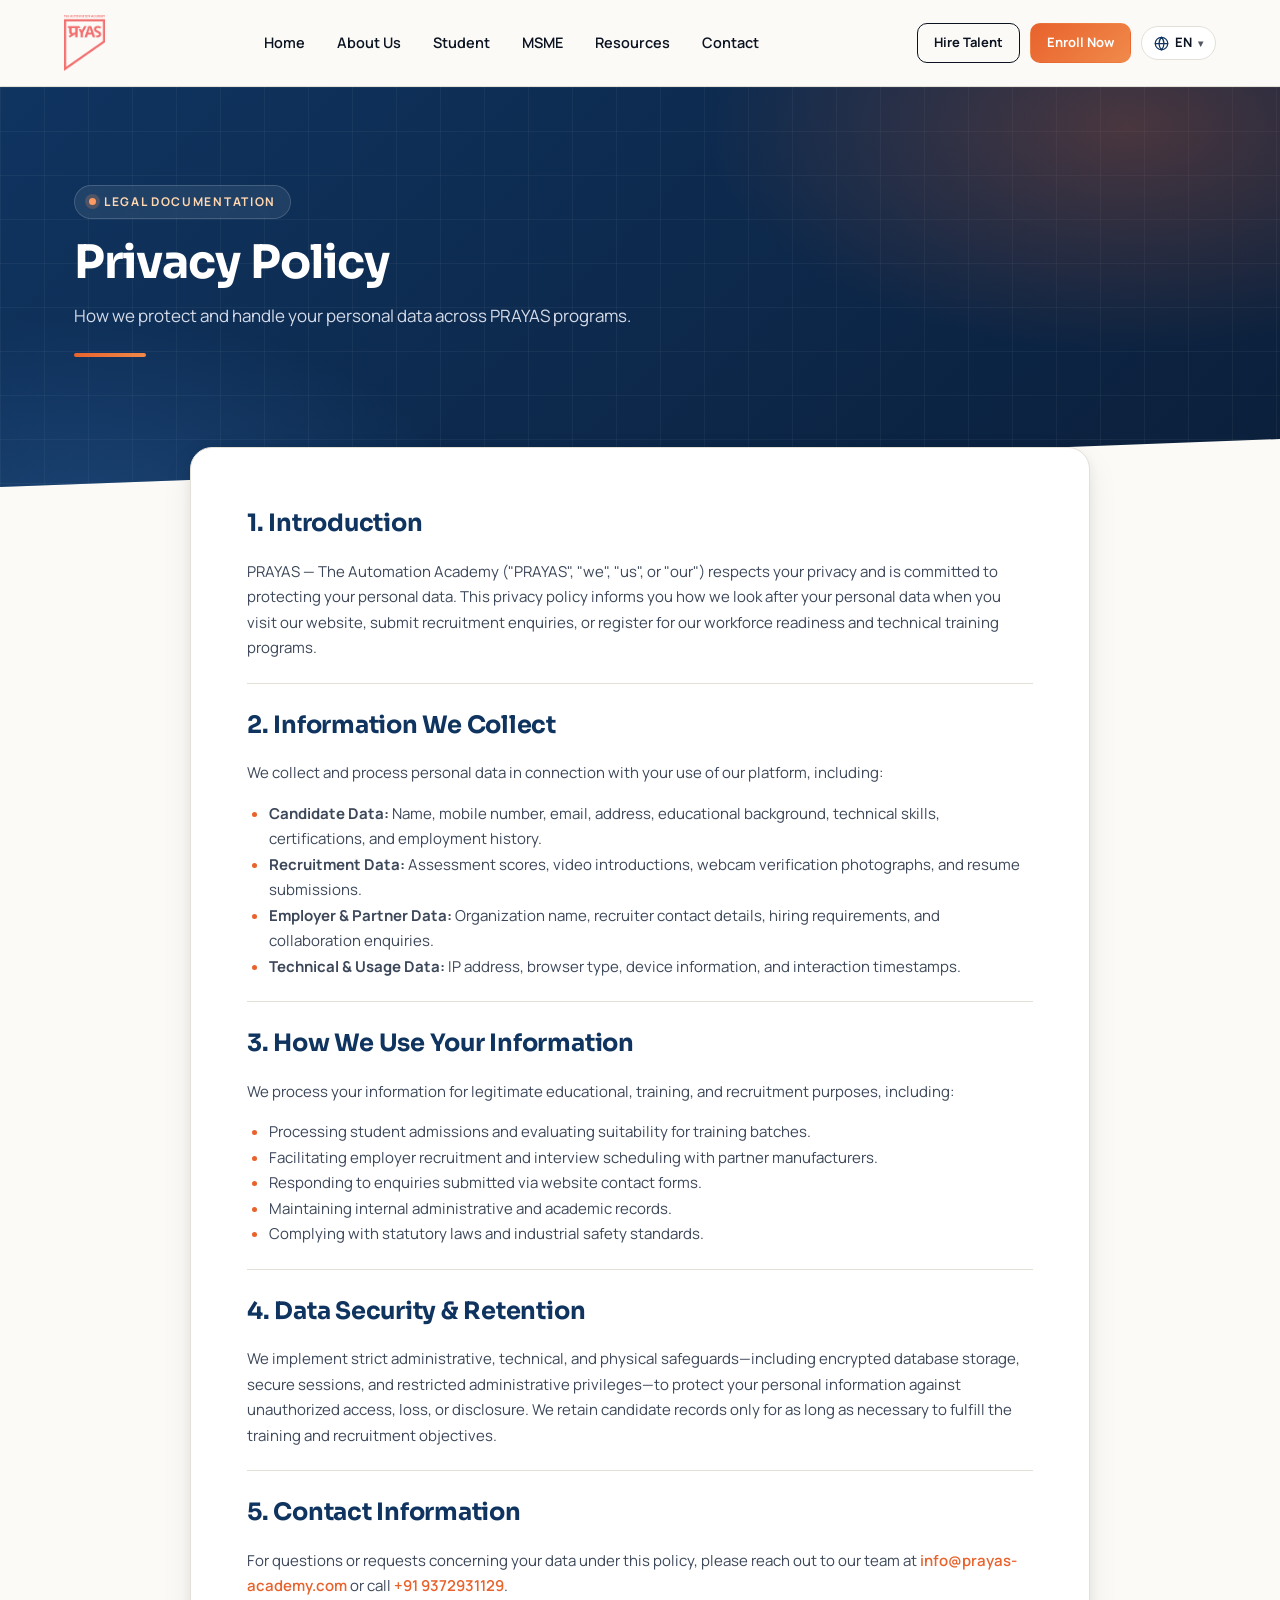
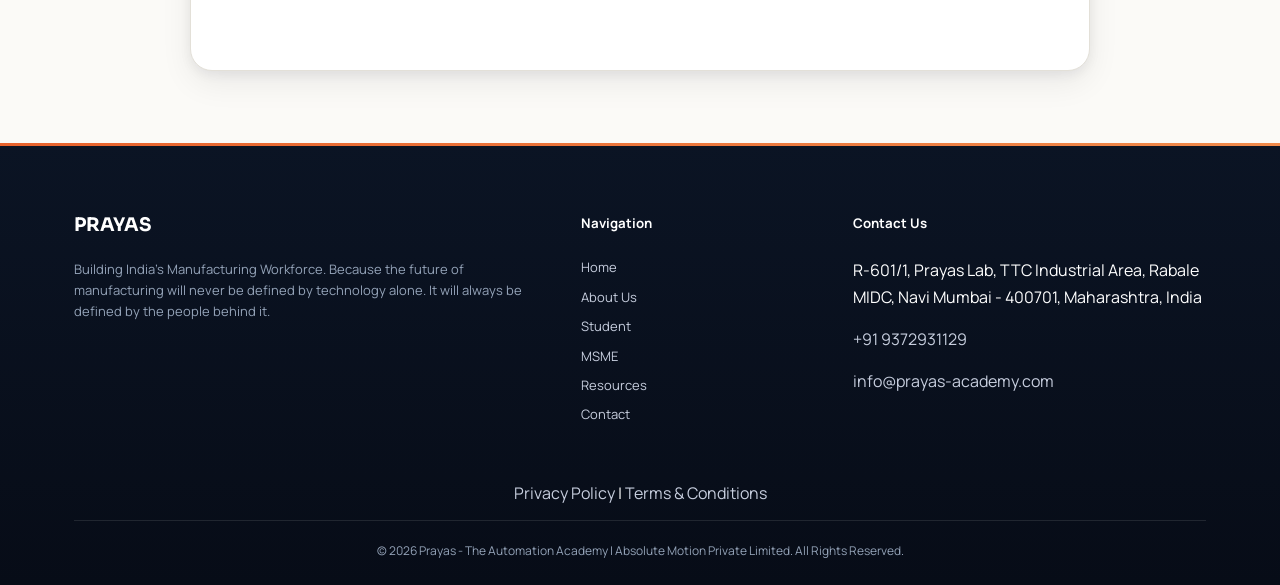
<file: privacy-policy.html>
<!DOCTYPE html>

<html lang="en">
<head>
<meta charset="utf-8"/>
<meta content="width=device-width,initial-scale=1" name="viewport"/>
<title data-i18n="k445">Privacy Policy — PRAYAS Manufacturing Workforce</title>
<meta content="PRAYAS Privacy Policy for student applications, employer hiring, and site usage." data-i18n-content="k446" name="description"/>
<link href="https://fonts.googleapis.com" rel="preconnect"/>
<link href="https://fonts.googleapis.com/css2?family=Manrope:wght@400;500;600;700;800&amp;family=Sora:wght@600;700;800&amp;family=Noto+Sans+Devanagari:wght@400;500;600;700;800&amp;display=swap" rel="stylesheet"/>
<style>
    :root {
      --ink: #0b1220;
      --ink-soft: #3c4759;
      --paper: #fbfaf7;
      --paper-alt: #f2f0ea;
      --accent: #0f3460;
      --accent-2: #e8622c;
      --line: #e3e0d8;
      --radius: 16px;
      --maxw: 1180px;
    }

    * {
      box-sizing: border-box;
    }

    html {
      scroll-behavior: smooth;
    }

    body {
      margin: 0;
      font-family: 'Manrope', 'Noto Sans Devanagari', sans-serif;
      color: var(--ink);
      background: var(--paper);
      line-height: 1.65;
    }

    h1,
    h2,
    h3 {
      font-family: 'Sora', 'Noto Sans Devanagari', sans-serif;
      letter-spacing: -0.01em;
    }

    a {
      text-decoration: none;
      color: inherit;
    }

    .wrap {
      max-width: var(--maxw);
      margin: 0 auto;
      padding: 0 24px;
    }

    .eyebrow {
      text-transform: uppercase;
      letter-spacing: 0.14em;
      font-size: 12px;
      font-weight: 700;
      color: var(--accent-2);
      margin-bottom: 10px;
    }

    header {
      position: sticky;
      top: 0;
      z-index: 50;
      background: rgba(251, 250, 247, 0.9);
      backdrop-filter: blur(10px);
      border-bottom: 1px solid var(--line);
    }

    .nav-row {
      display: flex;
      align-items: center;
      justify-content: space-between;
      padding: 15px 24px;
      max-width: 1200px;
      margin: 0 auto;
    }

    .logo {
      display: inline-flex;
      align-items: center;
      text-decoration: none;
    }

    .logo img {
      height: 56px;
      width: auto;
      display: block;
      object-fit: contain;
    }

    @media (max-width: 768px) {
      .logo img { height: 48px; }
    }

    @media (max-width: 540px) {
      .nav-row { padding: 13px 18px; }
      .logo img { height: 42px; }
    }

    nav.desktop-nav {
      display: flex;
      gap: 32px;
      font-weight: 600;
      font-size: 14.5px;
    }

    nav.desktop-nav a:hover {
      color: var(--accent-2);
    }

    .nav-ctas {
      display: flex;
      gap: 10px;
      align-items: center;
    }

    .btn {
      display: inline-block;
      padding: 11px 22px;
      border-radius: 10px;
      font-weight: 700;
      font-size: 14px;
      cursor: pointer;
      border: 1px solid transparent;
    }

    .btn-primary {
      background: var(--accent-2);
      color: #fff;
    }

    .btn-secondary {
      background: transparent;
      border-color: var(--ink);
      color: var(--ink);
    }

    .btn-small {
      padding: 8px 16px;
      font-size: 13px;
    }

    .hamburger {
      display: none;
      background: none;
      border: none;
      flex-direction: column;
      gap: 5px;
      cursor: pointer;
    }

    .hamburger span {
      display: block;
      width: 22px;
      height: 2px;
      background: var(--ink);
    }

    .mobile-menu {
      display: none;
      flex-direction: column;
      padding: 16px 24px;
      background: var(--paper);
      border-bottom: 1px solid var(--line);
      gap: 12px;
    }

    .mobile-menu.open {
      display: flex;
    }

    .page-hero {
      background: var(--ink);
      color: #fff;
      padding: 60px 0;
      text-align: center;
    }

    .page-hero h1 {
      font-size: 36px;
      margin: 10px 0;
    }

    .legal-body {
      padding: 48px 0;
      max-width: 820px;
      margin: 0 auto;
    }

    .legal-body h2 {
      margin-top: 36px;
      margin-bottom: 12px;
      color: var(--accent);
    }

    .legal-body p,
    .legal-body li {
      color: var(--ink-soft);
      font-size: 15px;
      line-height: 1.7;
    }

    .legal-body ul {
      padding-left: 22px;
      margin: 12px 0;
    }

    footer {
      background: var(--ink);
      color: #fff;
      padding: 48px 0 24px;
    }

    .footer-grid {
      display: grid;
      grid-template-columns: 2fr 1fr 1.5fr;
      gap: 36px;
      margin-bottom: 32px;
    }

    .footer-brand p {
      color: #94a3b8;
      font-size: 13px;
      line-height: 1.6;
      margin-top: 10px;
    }

    .footer-nav a {
      display: block;
      color: #c7cede;
      margin-bottom: 8px;
      font-size: 13px;
    }

    .footer-nav a:hover {
      color: #fff;
    }

    .footer-bottom {
      border-top: 1px solid rgba(255, 255, 255, 0.1);
      padding-top: 20px;
      text-align: center;
      font-size: 12px;
      color: #94a3b8;
    }

    .footer-legal-links a {
      color: #c7cede;
    }

    @media(max-width:768px) {
      nav.desktop-nav {
        display: none;
      }

      .hamburger {
        display: flex;
      }

      .footer-grid {
        grid-template-columns: 1fr;
      }
    }
  </style>
<link href="assets/i18n/i18n.css" rel="stylesheet"/><link href="assets/css/site-enhance.css" rel="stylesheet"/></head>
<body>
<header>
<div class="nav-row"><a class="logo" href="index.html"><img alt="PRAYAS Logo" src="images/logo.png"/></a>
<nav class="desktop-nav"><a data-i18n="k003" href="index.html">Home</a><a data-i18n="k023" href="about.html">About Us</a><a data-i18n="k011" href="students.html">Student</a><a data-i18n="k012" href="employers.html">MSME</a><a data-i18n="k024" href="resources.html">Resources</a><a data-i18n="k019" href="contact.html">Contact</a></nav>
<div class="nav-ctas"><a class="btn btn-secondary btn-small" data-i18n="k020" href="manpower-portal/">Hire Talent</a><a class="btn btn-primary btn-small" data-i18n="k021" href="student-portal/">Enroll Now</a><div class="lang-switcher" data-i18n-switcher=""><button aria-expanded="false" aria-haspopup="listbox" aria-label="Language: English" class="lang-btn" type="button"><svg aria-hidden="true" class="lang-globe" fill="none" stroke="currentColor" stroke-linecap="round" stroke-linejoin="round" stroke-width="2" viewbox="0 0 24 24"><circle cx="12" cy="12" r="10"></circle><line x1="2" x2="22" y1="12" y2="12"></line><path d="M12 2a15.3 15.3 0 0 1 4 10 15.3 15.3 0 0 1-4 10 15.3 15.3 0 0 1-4-10 15.3 15.3 0 0 1 4-10z"></path></svg><span class="lang-current">EN</span><span aria-hidden="true" class="lang-caret">▾</span></button><div aria-label="Select language" class="lang-menu" role="listbox"><button aria-selected="true" class="lang-option" data-lang="en" role="option" type="button"><span>English</span><span class="lang-code">EN</span></button><button aria-selected="false" class="lang-option" data-lang="hi" role="option" type="button"><span>हिंदी</span><span class="lang-code">HI</span></button><button aria-selected="false" class="lang-option" data-lang="mr" role="option" type="button"><span>मराठी</span><span class="lang-code">MR</span></button></div></div><button aria-label="Menu" class="hamburger" data-i18n-aria="k022" onclick="document.getElementById('mmenu').classList.toggle('open')"><span></span><span></span><span></span></button></div>
</div>
<div class="mobile-menu" id="mmenu"><a data-i18n="k003" href="index.html">Home</a><a data-i18n="k023" href="about.html">About Us</a><a data-i18n="k011" href="students.html">Student</a><a data-i18n="k012" href="employers.html">MSME</a><a data-i18n="k024" href="resources.html">Resources</a><a data-i18n="k019" href="contact.html">Contact</a><a data-i18n="k025" href="student-portal/login.php" style="color:var(--accent-2);font-weight:700">Student Portal Login</a></div>
</header>
<main>
<div class="page-hero">
<div class="wrap">
<div class="eyebrow" data-i18n="k447" style="color:#ffd7b0">Legal Documentation</div>
<h1 data-i18n="k135">Privacy Policy</h1>
<p data-i18n="k448">How we protect and handle your personal data across PRAYAS programs.</p>
</div>
</div>
<div class="wrap">
<div class="legal-body">
<h2 data-i18n="k449">1. Introduction</h2>
<p data-i18n="k450">PRAYAS — The Automation Academy ("PRAYAS", "we", "us", or "our") respects your privacy and is committed to
          protecting your personal data. This privacy policy informs you how we look after your personal data when you
          visit our website, submit recruitment enquiries, or register for our workforce readiness and technical
          training programs.</p>
<h2 data-i18n="k451">2. Information We Collect</h2>
<p data-i18n="k452">We collect and process personal data in connection with your use of our platform, including:</p>
<ul>
<li data-i18n-html="k453"><strong>Candidate Data:</strong> Name, mobile number, email, address, educational background, technical
            skills, certifications, and employment history.</li>
<li data-i18n-html="k454"><strong>Recruitment Data:</strong> Assessment scores, video introductions, webcam verification
            photographs, and resume submissions.</li>
<li data-i18n-html="k455"><strong>Employer &amp; Partner Data:</strong> Organization name, recruiter contact details, hiring
            requirements, and collaboration enquiries.</li>
<li data-i18n-html="k456"><strong>Technical &amp; Usage Data:</strong> IP address, browser type, device information, and interaction
            timestamps.</li>
</ul>
<h2 data-i18n="k457">3. How We Use Your Information</h2>
<p data-i18n="k458">We process your information for legitimate educational, training, and recruitment purposes, including:</p>
<ul>
<li data-i18n="k459">Processing student admissions and evaluating suitability for training batches.</li>
<li data-i18n="k460">Facilitating employer recruitment and interview scheduling with partner manufacturers.</li>
<li data-i18n="k461">Responding to enquiries submitted via website contact forms.</li>
<li data-i18n="k462">Maintaining internal administrative and academic records.</li>
<li data-i18n="k463">Complying with statutory laws and industrial safety standards.</li>
</ul>
<h2 data-i18n="k464">4. Data Security &amp; Retention</h2>
<p data-i18n="k465">We implement strict administrative, technical, and physical safeguards—including encrypted database storage,
          secure sessions, and restricted administrative privileges—to protect your personal information against
          unauthorized access, loss, or disclosure. We retain candidate records only for as long as necessary to fulfill
          the training and recruitment objectives.</p>
<h2 data-i18n="k466">5. Contact Information</h2>
<p data-i18n-html="k467">For questions or requests concerning your data under this policy, please reach out to our team at <a href="mailto:info@prayas-academy.com" style="color:var(--accent-2);font-weight:600">info@prayas-academy.com</a> or call <a href="tel:+919372931129" style="color:var(--accent-2);font-weight:600">+91 9372931129</a>.</p>
</div>
</div>
</main>
<footer>
<div class="wrap">
<div class="footer-grid">
<div class="footer-brand">
<h3 data-i18n="k129" style="color:#fff">PRAYAS</h3>
<p data-i18n="k130">Building India's Manufacturing Workforce. Because the future of manufacturing will never be defined by
            technology alone. It will always be defined by the people behind it.</p>
</div>
<div>
<h5 data-i18n="k131">Navigation</h5>
<nav class="footer-nav"><a data-i18n="k003" href="index.html">Home</a><a data-i18n="k023" href="about.html">About Us</a><a data-i18n="k011" href="students.html">Student</a><a data-i18n="k012" href="employers.html">MSME</a><a data-i18n="k024" href="resources.html">Resources</a><a data-i18n="k019" href="contact.html">Contact</a></nav>
</div>
<div>
<h5 data-i18n="k010">Contact Us</h5>
<p data-i18n="k132">R-601/1, Prayas Lab, TTC Industrial Area, Rabale MIDC, Navi Mumbai - 400701, Maharashtra, India</p>
<p><a href="tel:+919372931129" style="color:#c7cede">+91 9372931129</a></p>
<p data-i18n-html="k133"><a href="mailto:info@prayas-academy.com" style="color:#c7cede">info@prayas-academy.com</a></p>
</div>
</div>
<div class="footer-legal-links" style="text-align:center;padding:14px 0"><a data-i18n="k135" href="privacy-policy.html" style="color:#c7cede">Privacy Policy</a> | <a data-i18n="k136" href="terms-and-conditions.html" style="color:#c7cede">Terms
          &amp; Conditions</a></div>
<div class="footer-bottom" data-i18n="k137">© 2026 Prayas - The Automation Academy | Absolute Motion Private Limited. All
        Rights Reserved.</div>
</div>
</footer>
<script src="assets/i18n/en.js"></script><script src="assets/i18n/hi.js"></script><script src="assets/i18n/mr.js"></script><script src="assets/i18n/i18n.js"></script><script src="assets/js/site-enhance.js" defer></script></body>
</html>
</file>
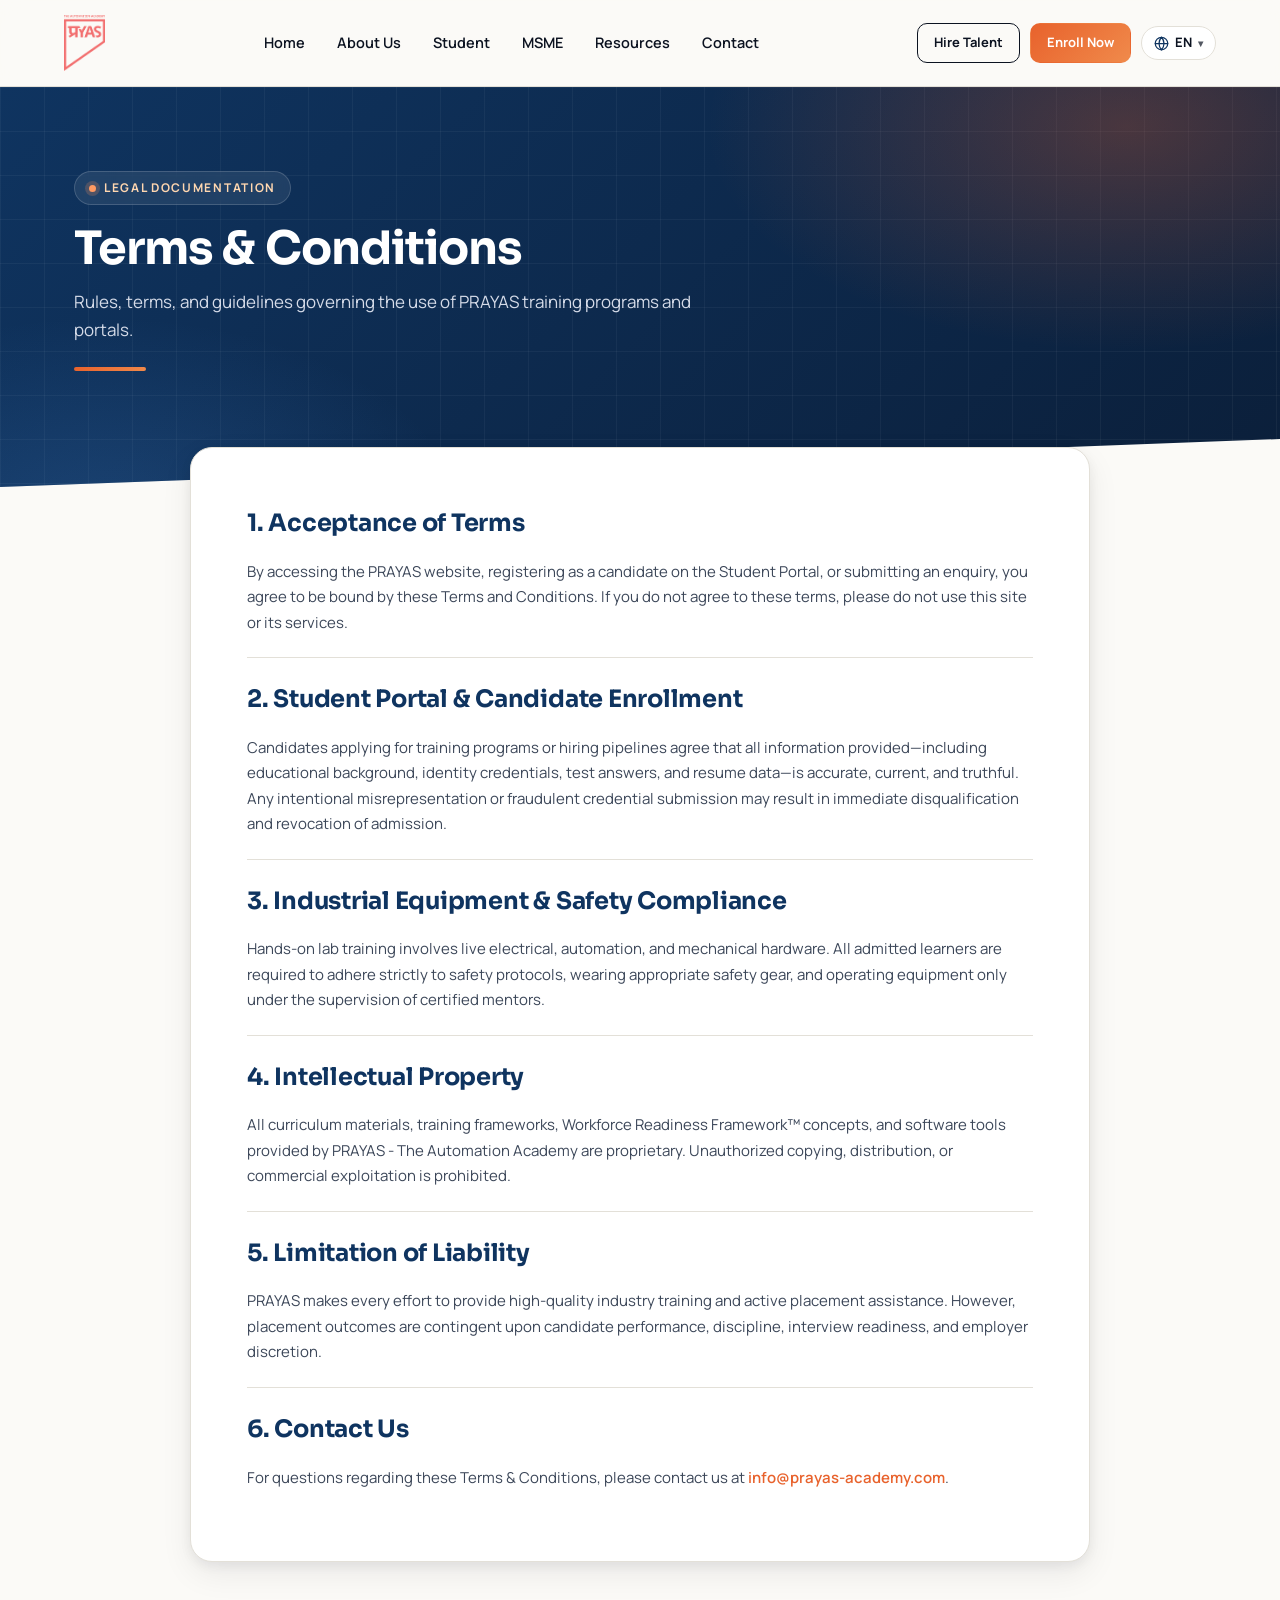
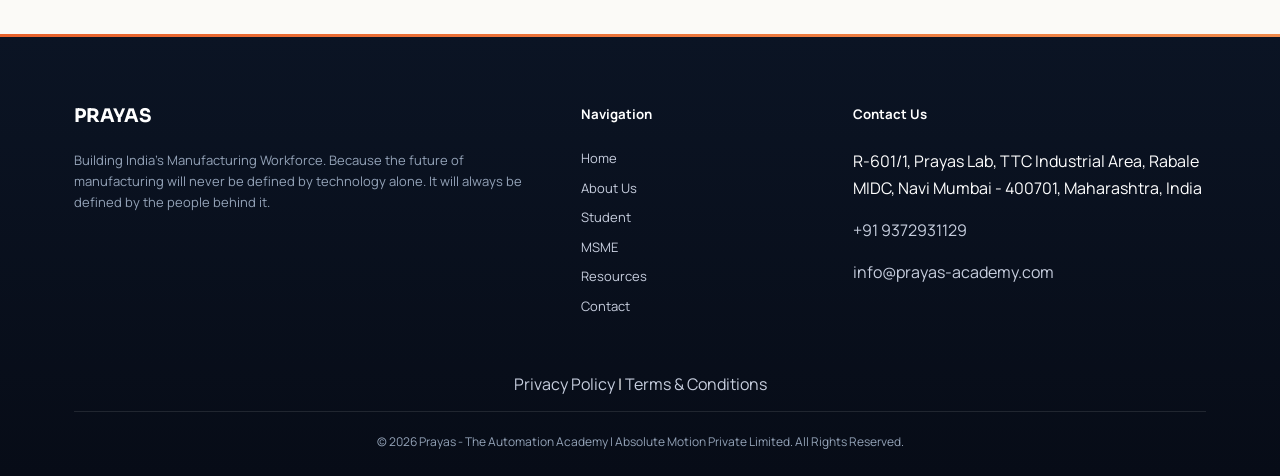
<file: terms-and-conditions.html>
<!DOCTYPE html>

<html lang="en">
<head>
<meta charset="utf-8"/>
<meta content="width=device-width,initial-scale=1" name="viewport"/>
<title data-i18n="k468">Terms &amp; Conditions — PRAYAS Manufacturing Workforce</title>
<meta content="PRAYAS Terms and Conditions for students, employers, and website visitors." data-i18n-content="k469" name="description"/>
<link href="https://fonts.googleapis.com" rel="preconnect"/>
<link href="https://fonts.googleapis.com/css2?family=Manrope:wght@400;500;600;700;800&amp;family=Sora:wght@600;700;800&amp;family=Noto+Sans+Devanagari:wght@400;500;600;700;800&amp;display=swap" rel="stylesheet"/>
<style>
    :root {
      --ink: #0b1220;
      --ink-soft: #3c4759;
      --paper: #fbfaf7;
      --paper-alt: #f2f0ea;
      --accent: #0f3460;
      --accent-2: #e8622c;
      --line: #e3e0d8;
      --radius: 16px;
      --maxw: 1180px;
    }

    * {
      box-sizing: border-box;
    }

    html {
      scroll-behavior: smooth;
    }

    body {
      margin: 0;
      font-family: 'Manrope', 'Noto Sans Devanagari', sans-serif;
      color: var(--ink);
      background: var(--paper);
      line-height: 1.65;
    }

    h1,
    h2,
    h3 {
      font-family: 'Sora', 'Noto Sans Devanagari', sans-serif;
      letter-spacing: -0.01em;
    }

    a {
      text-decoration: none;
      color: inherit;
    }

    .wrap {
      max-width: var(--maxw);
      margin: 0 auto;
      padding: 0 24px;
    }

    .eyebrow {
      text-transform: uppercase;
      letter-spacing: 0.14em;
      font-size: 12px;
      font-weight: 700;
      color: var(--accent-2);
      margin-bottom: 10px;
    }

    header {
      position: sticky;
      top: 0;
      z-index: 50;
      background: rgba(251, 250, 247, 0.9);
      backdrop-filter: blur(10px);
      border-bottom: 1px solid var(--line);
    }

    .nav-row {
      display: flex;
      align-items: center;
      justify-content: space-between;
      padding: 15px 24px;
      max-width: 1200px;
      margin: 0 auto;
    }

    .logo {
      display: inline-flex;
      align-items: center;
      text-decoration: none;
    }

    .logo img {
      height: 56px;
      width: auto;
      display: block;
      object-fit: contain;
    }

    @media (max-width: 768px) {
      .logo img { height: 48px; }
    }

    @media (max-width: 540px) {
      .nav-row { padding: 13px 18px; }
      .logo img { height: 42px; }
    }

    nav.desktop-nav {
      display: flex;
      gap: 32px;
      font-weight: 600;
      font-size: 14.5px;
    }

    nav.desktop-nav a:hover {
      color: var(--accent-2);
    }

    .nav-ctas {
      display: flex;
      gap: 10px;
      align-items: center;
    }

    .btn {
      display: inline-block;
      padding: 11px 22px;
      border-radius: 10px;
      font-weight: 700;
      font-size: 14px;
      cursor: pointer;
      border: 1px solid transparent;
    }

    .btn-primary {
      background: var(--accent-2);
      color: #fff;
    }

    .btn-secondary {
      background: transparent;
      border-color: var(--ink);
      color: var(--ink);
    }

    .btn-small {
      padding: 8px 16px;
      font-size: 13px;
    }

    .hamburger {
      display: none;
      background: none;
      border: none;
      flex-direction: column;
      gap: 5px;
      cursor: pointer;
    }

    .hamburger span {
      display: block;
      width: 22px;
      height: 2px;
      background: var(--ink);
    }

    .mobile-menu {
      display: none;
      flex-direction: column;
      padding: 16px 24px;
      background: var(--paper);
      border-bottom: 1px solid var(--line);
      gap: 12px;
    }

    .mobile-menu.open {
      display: flex;
    }

    .page-hero {
      background: var(--ink);
      color: #fff;
      padding: 60px 0;
      text-align: center;
    }

    .page-hero h1 {
      font-size: 36px;
      margin: 10px 0;
    }

    .legal-body {
      padding: 48px 0;
      max-width: 820px;
      margin: 0 auto;
    }

    .legal-body h2 {
      margin-top: 36px;
      margin-bottom: 12px;
      color: var(--accent);
    }

    .legal-body p,
    .legal-body li {
      color: var(--ink-soft);
      font-size: 15px;
      line-height: 1.7;
    }

    .legal-body ul {
      padding-left: 22px;
      margin: 12px 0;
    }

    footer {
      background: var(--ink);
      color: #fff;
      padding: 48px 0 24px;
    }

    .footer-grid {
      display: grid;
      grid-template-columns: 2fr 1fr 1.5fr;
      gap: 36px;
      margin-bottom: 32px;
    }

    .footer-brand p {
      color: #94a3b8;
      font-size: 13px;
      line-height: 1.6;
      margin-top: 10px;
    }

    .footer-nav a {
      display: block;
      color: #c7cede;
      margin-bottom: 8px;
      font-size: 13px;
    }

    .footer-nav a:hover {
      color: #fff;
    }

    .footer-bottom {
      border-top: 1px solid rgba(255, 255, 255, 0.1);
      padding-top: 20px;
      text-align: center;
      font-size: 12px;
      color: #94a3b8;
    }

    .footer-legal-links a {
      color: #c7cede;
    }

    @media(max-width:768px) {
      nav.desktop-nav {
        display: none;
      }

      .hamburger {
        display: flex;
      }

      .footer-grid {
        grid-template-columns: 1fr;
      }
    }
  </style>
<link href="assets/i18n/i18n.css" rel="stylesheet"/><link href="assets/css/site-enhance.css" rel="stylesheet"/></head>
<body>
<header>
<div class="nav-row"><a class="logo" href="index.html"><img alt="PRAYAS Logo" src="images/logo.png"/></a>
<nav class="desktop-nav"><a data-i18n="k003" href="index.html">Home</a><a data-i18n="k023" href="about.html">About Us</a><a data-i18n="k011" href="students.html">Student</a><a data-i18n="k012" href="employers.html">MSME</a><a data-i18n="k024" href="resources.html">Resources</a><a data-i18n="k019" href="contact.html">Contact</a></nav>
<div class="nav-ctas"><a class="btn btn-secondary btn-small" data-i18n="k020" href="manpower-portal/">Hire Talent</a><a class="btn btn-primary btn-small" data-i18n="k021" href="student-portal/">Enroll Now</a><div class="lang-switcher" data-i18n-switcher=""><button aria-expanded="false" aria-haspopup="listbox" aria-label="Language: English" class="lang-btn" type="button"><svg aria-hidden="true" class="lang-globe" fill="none" stroke="currentColor" stroke-linecap="round" stroke-linejoin="round" stroke-width="2" viewbox="0 0 24 24"><circle cx="12" cy="12" r="10"></circle><line x1="2" x2="22" y1="12" y2="12"></line><path d="M12 2a15.3 15.3 0 0 1 4 10 15.3 15.3 0 0 1-4 10 15.3 15.3 0 0 1-4-10 15.3 15.3 0 0 1 4-10z"></path></svg><span class="lang-current">EN</span><span aria-hidden="true" class="lang-caret">▾</span></button><div aria-label="Select language" class="lang-menu" role="listbox"><button aria-selected="true" class="lang-option" data-lang="en" role="option" type="button"><span>English</span><span class="lang-code">EN</span></button><button aria-selected="false" class="lang-option" data-lang="hi" role="option" type="button"><span>हिंदी</span><span class="lang-code">HI</span></button><button aria-selected="false" class="lang-option" data-lang="mr" role="option" type="button"><span>मराठी</span><span class="lang-code">MR</span></button></div></div><button aria-label="Menu" class="hamburger" data-i18n-aria="k022" onclick="document.getElementById('mmenu').classList.toggle('open')"><span></span><span></span><span></span></button></div>
</div>
<div class="mobile-menu" id="mmenu"><a data-i18n="k003" href="index.html">Home</a><a data-i18n="k023" href="about.html">About Us</a><a data-i18n="k011" href="students.html">Student</a><a data-i18n="k012" href="employers.html">MSME</a><a data-i18n="k024" href="resources.html">Resources</a><a data-i18n="k019" href="contact.html">Contact</a><a data-i18n="k025" href="student-portal/login.php" style="color:var(--accent-2);font-weight:700">Student Portal Login</a></div>
</header>
<main>
<div class="page-hero">
<div class="wrap">
<div class="eyebrow" data-i18n="k447" style="color:#ffd7b0">Legal Documentation</div>
<h1 data-i18n="k136">Terms &amp; Conditions</h1>
<p data-i18n="k470">Rules, terms, and guidelines governing the use of PRAYAS training programs and portals.</p>
</div>
</div>
<div class="wrap">
<div class="legal-body">
<h2 data-i18n="k471">1. Acceptance of Terms</h2>
<p data-i18n="k472">By accessing the PRAYAS website, registering as a candidate on the Student Portal, or submitting an enquiry,
          you agree to be bound by these Terms and Conditions. If you do not agree to these terms, please do not use
          this site or its services.</p>
<h2 data-i18n="k473">2. Student Portal &amp; Candidate Enrollment</h2>
<p data-i18n="k474">Candidates applying for training programs or hiring pipelines agree that all information provided—including
          educational background, identity credentials, test answers, and resume data—is accurate, current, and
          truthful. Any intentional misrepresentation or fraudulent credential submission may result in immediate
          disqualification and revocation of admission.</p>
<h2 data-i18n="k475">3. Industrial Equipment &amp; Safety Compliance</h2>
<p data-i18n="k476">Hands-on lab training involves live electrical, automation, and mechanical hardware. All admitted learners
          are required to adhere strictly to safety protocols, wearing appropriate safety gear, and operating equipment
          only under the supervision of certified mentors.</p>
<h2 data-i18n="k477">4. Intellectual Property</h2>
<p data-i18n="k478">All curriculum materials, training frameworks, Workforce Readiness Framework™ concepts, and software
          tools provided by PRAYAS - The Automation Academy are proprietary. Unauthorized copying, distribution, or
          commercial exploitation is prohibited.</p>
<h2 data-i18n="k479">5. Limitation of Liability</h2>
<p data-i18n="k480">PRAYAS makes every effort to provide high-quality industry training and active placement assistance. However,
          placement outcomes are contingent upon candidate performance, discipline, interview readiness, and employer
          discretion.</p>
<h2 data-i18n="k481">6. Contact Us</h2>
<p data-i18n-html="k482">For questions regarding these Terms &amp; Conditions, please contact us at <a href="mailto:info@prayas-academy.com" style="color:var(--accent-2);font-weight:600">info@prayas-academy.com</a>.</p>
</div>
</div>
</main>
<footer>
<div class="wrap">
<div class="footer-grid">
<div class="footer-brand">
<h3 data-i18n="k129" style="color:#fff">PRAYAS</h3>
<p data-i18n="k130">Building India's Manufacturing Workforce. Because the future of manufacturing will never be defined by
            technology alone. It will always be defined by the people behind it.</p>
</div>
<div>
<h5 data-i18n="k131">Navigation</h5>
<nav class="footer-nav"><a data-i18n="k003" href="index.html">Home</a><a data-i18n="k023" href="about.html">About Us</a><a data-i18n="k011" href="students.html">Student</a><a data-i18n="k012" href="employers.html">MSME</a><a data-i18n="k024" href="resources.html">Resources</a><a data-i18n="k019" href="contact.html">Contact</a></nav>
</div>
<div>
<h5 data-i18n="k010">Contact Us</h5>
<p data-i18n="k132">R-601/1, Prayas Lab, TTC Industrial Area, Rabale MIDC, Navi Mumbai - 400701, Maharashtra, India</p>
<p><a href="tel:+919372931129" style="color:#c7cede">+91 9372931129</a></p>
<p data-i18n-html="k133"><a href="mailto:info@prayas-academy.com" style="color:#c7cede">info@prayas-academy.com</a></p>
</div>
</div>
<div class="footer-legal-links" style="text-align:center;padding:14px 0"><a data-i18n="k135" href="privacy-policy.html" style="color:#c7cede">Privacy Policy</a> | <a data-i18n="k136" href="terms-and-conditions.html" style="color:#c7cede">Terms
          &amp; Conditions</a></div>
<div class="footer-bottom" data-i18n="k137">© 2026 Prayas - The Automation Academy | Absolute Motion Private Limited. All
        Rights Reserved.</div>
</div>
</footer>
<script src="assets/i18n/en.js"></script><script src="assets/i18n/hi.js"></script><script src="assets/i18n/mr.js"></script><script src="assets/i18n/i18n.js"></script><script src="assets/js/site-enhance.js" defer></script></body>
</html>
</file>
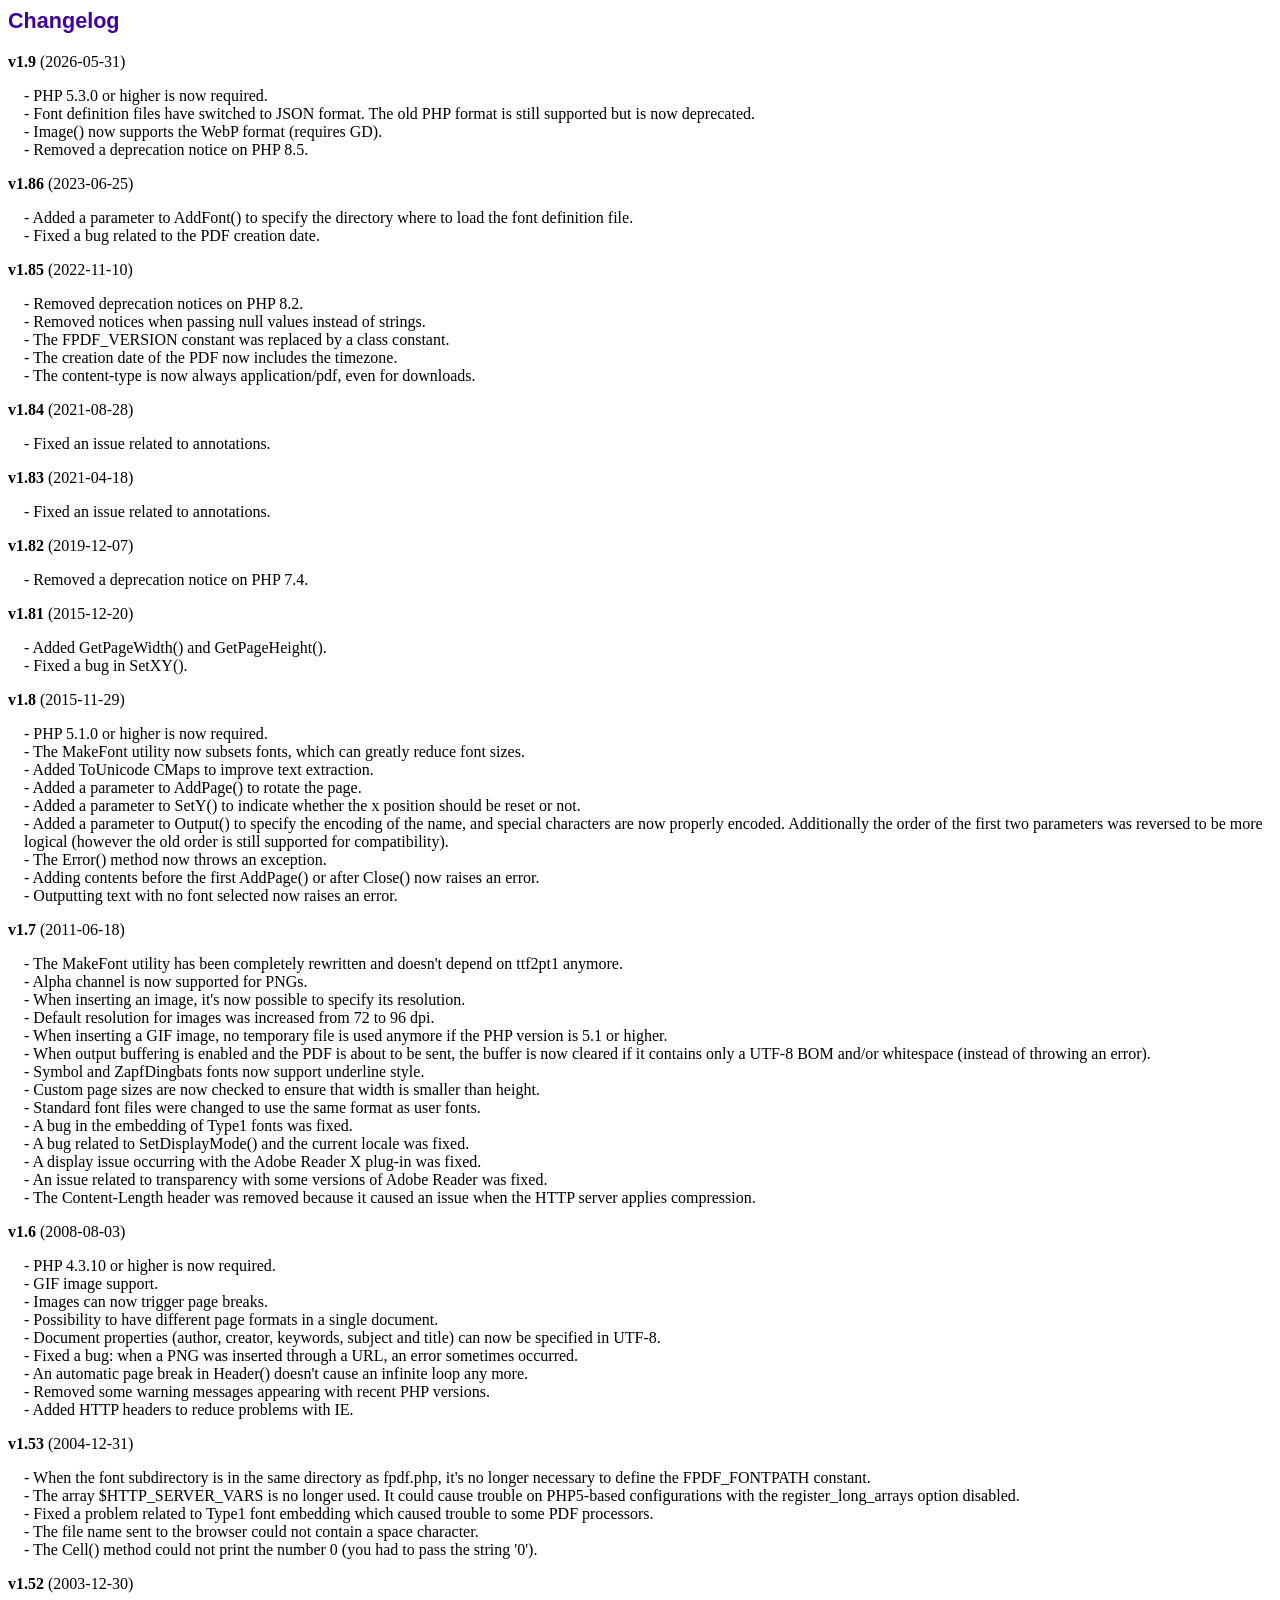
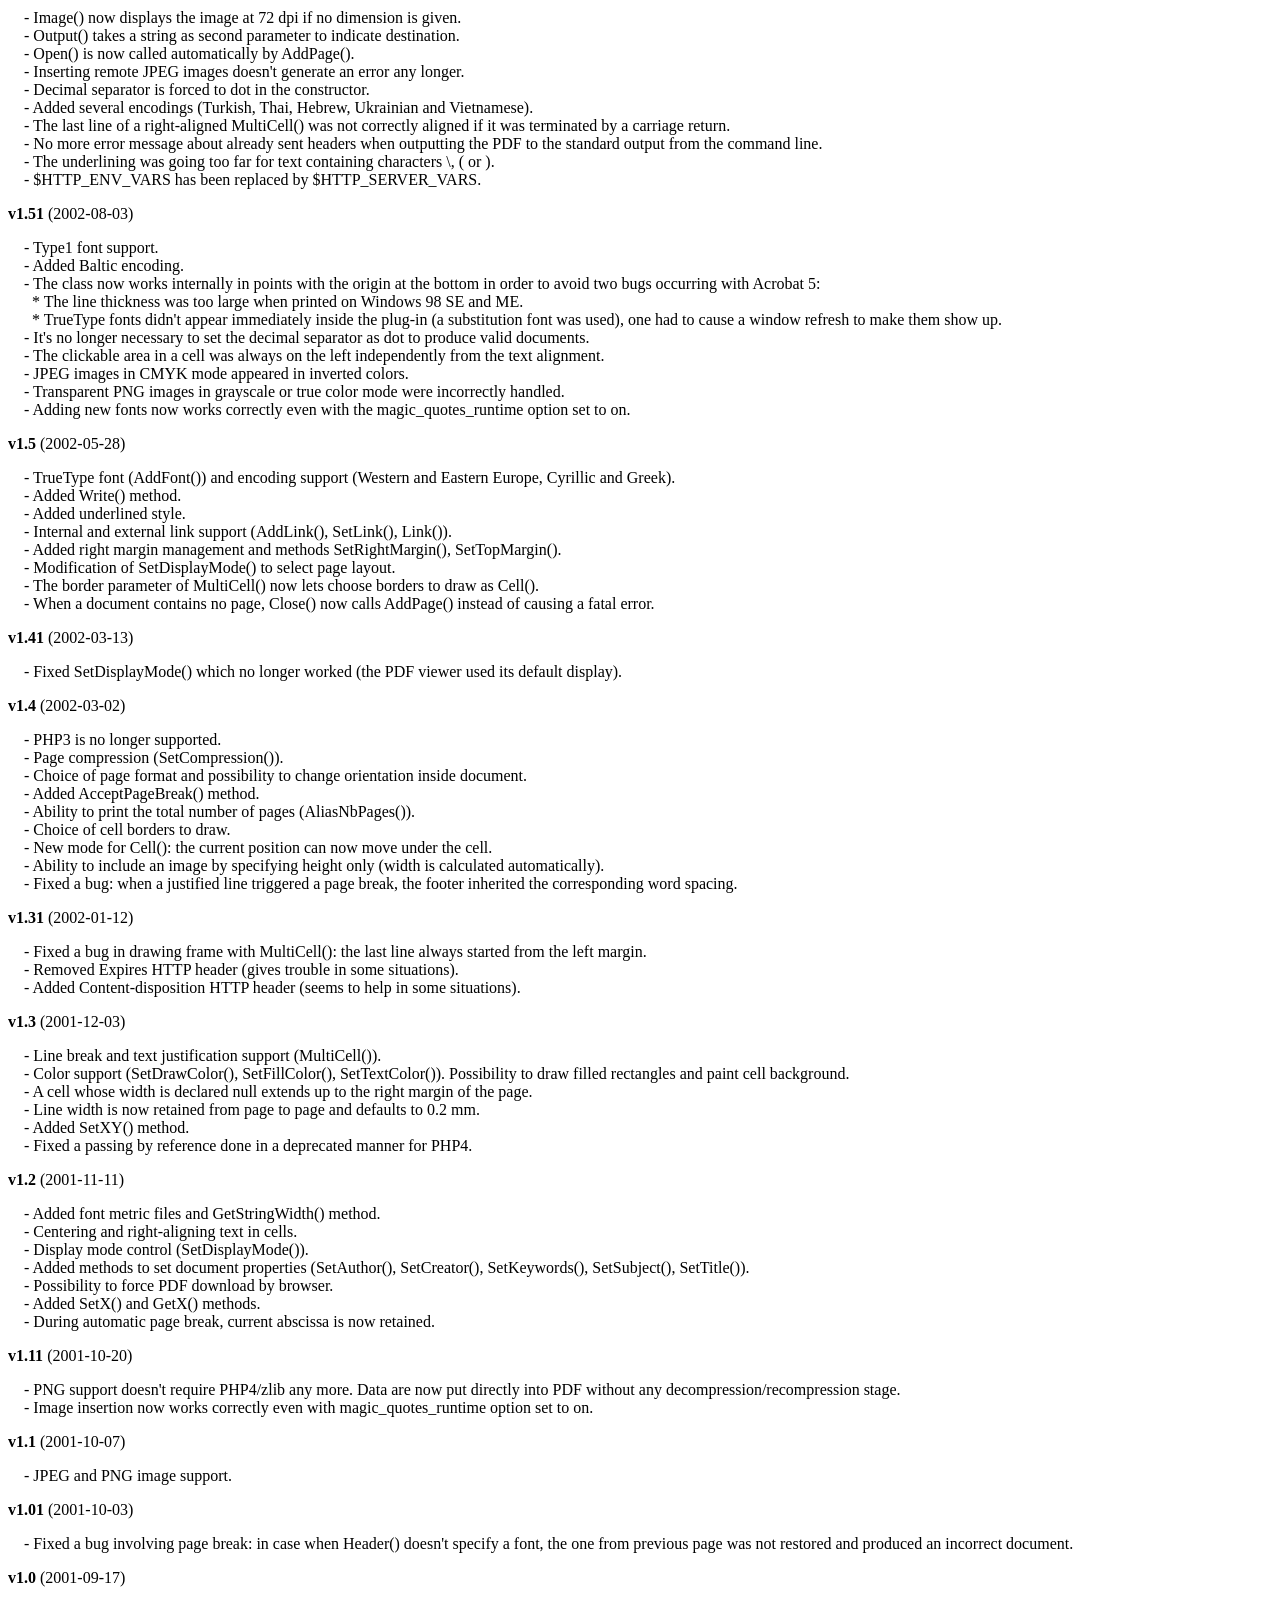
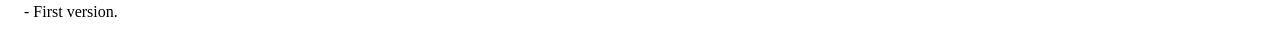
<file: student-portal/includes/changelog.htm>
<!DOCTYPE html PUBLIC "-//W3C//DTD HTML 4.01 Transitional//EN">
<html>
<head>
<meta http-equiv="Content-Type" content="text/html; charset=UTF-8">
<title>Changelog</title>
<link type="text/css" rel="stylesheet" href="fpdf.css">
<style type="text/css">
dd {margin:1em 0 1em 1em}
</style>
</head>
<body>
<h1>Changelog</h1>
<dl>
<dt><strong>v1.9</strong> (2026-05-31)</dt>
<dd>
- PHP 5.3.0 or higher is now required.<br>
- Font definition files have switched to JSON format. The old PHP format is still supported but is now deprecated.<br>
- Image() now supports the WebP format (requires GD).<br>
- Removed a deprecation notice on PHP 8.5.<br>
</dd>
<dt><strong>v1.86</strong> (2023-06-25)</dt>
<dd>
- Added a parameter to AddFont() to specify the directory where to load the font definition file.<br>
- Fixed a bug related to the PDF creation date.<br>
</dd>
<dt><strong>v1.85</strong> (2022-11-10)</dt>
<dd>
- Removed deprecation notices on PHP 8.2.<br>
- Removed notices when passing null values instead of strings.<br>
- The FPDF_VERSION constant was replaced by a class constant.<br>
- The creation date of the PDF now includes the timezone.<br>
- The content-type is now always application/pdf, even for downloads.<br>
</dd>
<dt><strong>v1.84</strong> (2021-08-28)</dt>
<dd>
- Fixed an issue related to annotations.<br>
</dd>
<dt><strong>v1.83</strong> (2021-04-18)</dt>
<dd>
- Fixed an issue related to annotations.<br>
</dd>
<dt><strong>v1.82</strong> (2019-12-07)</dt>
<dd>
- Removed a deprecation notice on PHP 7.4.<br>
</dd>
<dt><strong>v1.81</strong> (2015-12-20)</dt>
<dd>
- Added GetPageWidth() and GetPageHeight().<br>
- Fixed a bug in SetXY().<br>
</dd>
<dt><strong>v1.8</strong> (2015-11-29)</dt>
<dd>
- PHP 5.1.0 or higher is now required.<br>
- The MakeFont utility now subsets fonts, which can greatly reduce font sizes.<br>
- Added ToUnicode CMaps to improve text extraction.<br>
- Added a parameter to AddPage() to rotate the page.<br>
- Added a parameter to SetY() to indicate whether the x position should be reset or not.<br>
- Added a parameter to Output() to specify the encoding of the name, and special characters are now properly encoded. Additionally the order of the first two parameters was reversed to be more logical (however the old order is still supported for compatibility).<br>
- The Error() method now throws an exception.<br>
- Adding contents before the first AddPage() or after Close() now raises an error.<br>
- Outputting text with no font selected now raises an error.<br>
</dd>
<dt><strong>v1.7</strong> (2011-06-18)</dt>
<dd>
- The MakeFont utility has been completely rewritten and doesn't depend on ttf2pt1 anymore.<br>
- Alpha channel is now supported for PNGs.<br>
- When inserting an image, it's now possible to specify its resolution.<br>
- Default resolution for images was increased from 72 to 96 dpi.<br>
- When inserting a GIF image, no temporary file is used anymore if the PHP version is 5.1 or higher.<br>
- When output buffering is enabled and the PDF is about to be sent, the buffer is now cleared if it contains only a UTF-8 BOM and/or whitespace (instead of throwing an error).<br>
- Symbol and ZapfDingbats fonts now support underline style.<br>
- Custom page sizes are now checked to ensure that width is smaller than height.<br>
- Standard font files were changed to use the same format as user fonts.<br>
- A bug in the embedding of Type1 fonts was fixed.<br>
- A bug related to SetDisplayMode() and the current locale was fixed.<br>
- A display issue occurring with the Adobe Reader X plug-in was fixed.<br>
- An issue related to transparency with some versions of Adobe Reader was fixed.<br>
- The Content-Length header was removed because it caused an issue when the HTTP server applies compression.<br>
</dd>
<dt><strong>v1.6</strong> (2008-08-03)</dt>
<dd>
- PHP 4.3.10 or higher is now required.<br>
- GIF image support.<br>
- Images can now trigger page breaks.<br>
- Possibility to have different page formats in a single document.<br>
- Document properties (author, creator, keywords, subject and title) can now be specified in UTF-8.<br>
- Fixed a bug: when a PNG was inserted through a URL, an error sometimes occurred.<br>
- An automatic page break in Header() doesn't cause an infinite loop any more.<br>
- Removed some warning messages appearing with recent PHP versions.<br>
- Added HTTP headers to reduce problems with IE.<br>
</dd>
<dt><strong>v1.53</strong> (2004-12-31)</dt>
<dd>
- When the font subdirectory is in the same directory as fpdf.php, it's no longer necessary to define the FPDF_FONTPATH constant.<br>
- The array $HTTP_SERVER_VARS is no longer used. It could cause trouble on PHP5-based configurations with the register_long_arrays option disabled.<br>
- Fixed a problem related to Type1 font embedding which caused trouble to some PDF processors.<br>
- The file name sent to the browser could not contain a space character.<br>
- The Cell() method could not print the number 0 (you had to pass the string '0').<br>
</dd>
<dt><strong>v1.52</strong> (2003-12-30)</dt>
<dd>
- Image() now displays the image at 72 dpi if no dimension is given.<br>
- Output() takes a string as second parameter to indicate destination.<br>
- Open() is now called automatically by AddPage().<br>
- Inserting remote JPEG images doesn't generate an error any longer.<br>
- Decimal separator is forced to dot in the constructor.<br>
- Added several encodings (Turkish, Thai, Hebrew, Ukrainian and Vietnamese).<br>
- The last line of a right-aligned MultiCell() was not correctly aligned if it was terminated by a carriage return.<br>
- No more error message about already sent headers when outputting the PDF to the standard output from the command line.<br>
- The underlining was going too far for text containing characters \, ( or ).<br>
- $HTTP_ENV_VARS has been replaced by $HTTP_SERVER_VARS.<br>
</dd>
<dt><strong>v1.51</strong> (2002-08-03)</dt>
<dd>
- Type1 font support.<br>
- Added Baltic encoding.<br>
- The class now works internally in points with the origin at the bottom in order to avoid two bugs occurring with Acrobat 5:<br>&nbsp;&nbsp;* The line thickness was too large when printed on Windows 98 SE and ME.<br>&nbsp;&nbsp;* TrueType fonts didn't appear immediately inside the plug-in (a substitution font was used), one had to cause a window refresh to make them show up.<br>
- It's no longer necessary to set the decimal separator as dot to produce valid documents.<br>
- The clickable area in a cell was always on the left independently from the text alignment.<br>
- JPEG images in CMYK mode appeared in inverted colors.<br>
- Transparent PNG images in grayscale or true color mode were incorrectly handled.<br>
- Adding new fonts now works correctly even with the magic_quotes_runtime option set to on.<br>
</dd>
<dt><strong>v1.5</strong> (2002-05-28)</dt>
<dd>
- TrueType font (AddFont()) and encoding support (Western and Eastern Europe, Cyrillic and Greek).<br>
- Added Write() method.<br>
- Added underlined style.<br>
- Internal and external link support (AddLink(), SetLink(), Link()).<br>
- Added right margin management and methods SetRightMargin(), SetTopMargin().<br>
- Modification of SetDisplayMode() to select page layout.<br>
- The border parameter of MultiCell() now lets choose borders to draw as Cell().<br>
- When a document contains no page, Close() now calls AddPage() instead of causing a fatal error.<br>
</dd>
<dt><strong>v1.41</strong> (2002-03-13)</dt>
<dd>
- Fixed SetDisplayMode() which no longer worked (the PDF viewer used its default display).<br>
</dd>
<dt><strong>v1.4</strong> (2002-03-02)</dt>
<dd>
- PHP3 is no longer supported.<br>
- Page compression (SetCompression()).<br>
- Choice of page format and possibility to change orientation inside document.<br>
- Added AcceptPageBreak() method.<br>
- Ability to print the total number of pages (AliasNbPages()).<br>
- Choice of cell borders to draw.<br>
- New mode for Cell(): the current position can now move under the cell.<br>
- Ability to include an image by specifying height only (width is calculated automatically).<br>
- Fixed a bug: when a justified line triggered a page break, the footer inherited the corresponding word spacing.<br>
</dd>
<dt><strong>v1.31</strong> (2002-01-12)</dt>
<dd>
- Fixed a bug in drawing frame with MultiCell(): the last line always started from the left margin.<br>
- Removed Expires HTTP header (gives trouble in some situations).<br>
- Added Content-disposition HTTP header (seems to help in some situations).<br>
</dd>
<dt><strong>v1.3</strong> (2001-12-03)</dt>
<dd>
- Line break and text justification support (MultiCell()).<br>
- Color support (SetDrawColor(), SetFillColor(), SetTextColor()). Possibility to draw filled rectangles and paint cell background.<br>
- A cell whose width is declared null extends up to the right margin of the page.<br>
- Line width is now retained from page to page and defaults to 0.2 mm.<br>
- Added SetXY() method.<br>
- Fixed a passing by reference done in a deprecated manner for PHP4.<br>
</dd>
<dt><strong>v1.2</strong> (2001-11-11)</dt>
<dd>
- Added font metric files and GetStringWidth() method.<br>
- Centering and right-aligning text in cells.<br>
- Display mode control (SetDisplayMode()).<br>
- Added methods to set document properties (SetAuthor(), SetCreator(), SetKeywords(), SetSubject(), SetTitle()).<br>
- Possibility to force PDF download by browser.<br>
- Added SetX() and GetX() methods.<br>
- During automatic page break, current abscissa is now retained.<br>
</dd>
<dt><strong>v1.11</strong> (2001-10-20)</dt>
<dd>
- PNG support doesn't require PHP4/zlib any more. Data are now put directly into PDF without any decompression/recompression stage.<br>
- Image insertion now works correctly even with magic_quotes_runtime option set to on.<br>
</dd>
<dt><strong>v1.1</strong> (2001-10-07)</dt>
<dd>
- JPEG and PNG image support.<br>
</dd>
<dt><strong>v1.01</strong> (2001-10-03)</dt>
<dd>
- Fixed a bug involving page break: in case when Header() doesn't specify a font, the one from previous page was not restored and produced an incorrect document.<br>
</dd>
<dt><strong>v1.0</strong> (2001-09-17)</dt>
<dd>
- First version.<br>
</dd>
</dl>
</body>
</html>
</file>
<file: assets/i18n/i18n.css>
/* PRAYAS Multilingual Switcher & Typography Support */
.lang-switcher {
  position: relative;
  display: inline-flex;
  align-items: center;
  flex-shrink: 0;
}

.lang-btn {
  display: inline-flex;
  align-items: center;
  gap: 6px;
  padding: 8px 12px;
  border-radius: 999px;
  border: 1.5px solid #e3e0d8;
  background: #ffffff;
  color: #0b1220;
  font-family: 'Manrope', 'Noto Sans Devanagari', sans-serif;
  font-size: 13px;
  font-weight: 700;
  line-height: 1.2;
  cursor: pointer;
  white-space: nowrap;
  transition: border-color .15s ease, background-color .15s ease, box-shadow .15s ease;
}

.lang-btn:hover,
.lang-btn:focus-visible {
  border-color: #0f3460;
  background: #fbfaf7;
  outline: none;
  box-shadow: 0 2px 8px rgba(15, 52, 96, 0.1);
}

.lang-btn svg.lang-globe {
  width: 15px;
  height: 15px;
  color: #0f3460;
  flex-shrink: 0;
}

.lang-btn .lang-caret {
  font-size: 10px;
  opacity: 0.7;
  transition: transform .15s ease;
}

.lang-switcher.open .lang-btn .lang-caret {
  transform: rotate(180deg);
}

.lang-menu {
  display: none;
  position: absolute;
  top: calc(100% + 8px);
  right: 0;
  min-width: 162px;
  background: #ffffff;
  border: 1px solid #e3e0d8;
  border-radius: 12px;
  padding: 6px;
  box-shadow: 0 12px 30px rgba(11, 18, 32, 0.14);
  z-index: 10050;
  flex-direction: column;
  gap: 2px;
}

.lang-switcher.open .lang-menu {
  display: flex;
}

.lang-option {
  display: flex;
  align-items: center;
  justify-content: space-between;
  gap: 10px;
  width: 100%;
  padding: 9px 12px;
  border: none;
  background: transparent;
  border-radius: 8px;
  color: #0b1220;
  font-family: 'Manrope', 'Noto Sans Devanagari', sans-serif;
  font-size: 13.5px;
  font-weight: 600;
  text-align: left;
  cursor: pointer;
  transition: background-color .12s ease, color .12s ease;
}

.lang-option:hover,
.lang-option:focus-visible {
  background: #f2f0ea;
  color: #e8622c;
  outline: none;
}

.lang-option[aria-selected="true"] {
  background: rgba(232, 98, 44, 0.1);
  color: #e8622c;
  font-weight: 700;
}

.lang-option .lang-code {
  font-size: 11px;
  font-weight: 800;
  letter-spacing: 0.04em;
  opacity: 0.75;
}

.sr-only-i18n {
  position: absolute;
  width: 1px;
  height: 1px;
  padding: 0;
  margin: -1px;
  overflow: hidden;
  clip: rect(0, 0, 0, 0);
  white-space: nowrap;
  border: 0;
}

@media (max-width: 540px) {
  .lang-btn {
    padding: 7px 10px;
    font-size: 12.5px;
    gap: 5px;
  }
}
</file>
<file: assets/css/social-icons.css>
/* Footer social media icons (used on every public page) */
.footer-social-icons{display:flex;flex-wrap:wrap;gap:12px;margin-top:16px !important;}
.footer-social-icons .social-link{
  display:inline-flex;align-items:center;justify-content:center;
  width:40px;height:40px;border-radius:50%;
  background:rgba(255,255,255,.07);border:1px solid rgba(255,255,255,.12);
  color:#c7cede !important;text-decoration:none;
  transition:transform .2s ease,background .2s ease,color .2s ease,border-color .2s ease,box-shadow .2s ease;
}
.footer-social-icons .social-link svg{width:18px;height:18px;display:block;}
.footer-social-icons .social-link:hover,
.footer-social-icons .social-link:focus-visible{
  transform:translateY(-3px);color:#fff !important;border-color:transparent;
  box-shadow:0 8px 20px rgba(0,0,0,.35);outline:none;
}
.footer-social-icons .social-link:focus-visible{box-shadow:0 0 0 3px rgba(255,154,98,.6);}
.footer-social-icons .s-facebook:hover,.footer-social-icons .s-facebook:focus-visible{background:#1877f2;}
.footer-social-icons .s-x:hover,.footer-social-icons .s-x:focus-visible{background:#000;}
.footer-social-icons .s-instagram:hover,.footer-social-icons .s-instagram:focus-visible{background:linear-gradient(45deg,#f09433,#e6683c,#dc2743,#cc2366,#bc1888);}
.footer-social-icons .s-linkedin:hover,.footer-social-icons .s-linkedin:focus-visible{background:#0a66c2;}
.footer-social-icons .s-youtube:hover,.footer-social-icons .s-youtube:focus-visible{background:#ff0000;}
@media (prefers-reduced-motion:reduce){.footer-social-icons .social-link{transition:none;}}
</file>
<file: student-portal/includes/fpdf.css>
body {font-family:"Times New Roman",serif}
h1 {font:bold 135% Arial,sans-serif; color:#4000A0; margin-bottom:0.9em}
h2 {font:bold 95% Arial,sans-serif; color:#900000; margin-top:1.5em; margin-bottom:1em}
dl.param dt {text-decoration:underline}
dl.param dd {margin-top:1em; margin-bottom:1em}
dl.param ul {margin-top:1em; margin-bottom:1em}
tt, code, kbd {font-family:"Courier New",Courier,monospace; font-size:82%}
div.source {margin-top:1.4em; margin-bottom:1.3em}
div.source pre {display:table; border:1px solid #24246A; width:100%; margin:0em; font-family:inherit; font-size:100%}
div.source code {display:block; border:1px solid #C5C5EC; background-color:#F0F5FF; padding:6px; color:#000000}
div.doc-source {margin-top:1.4em; margin-bottom:1.3em}
div.doc-source pre {display:table; width:100%; margin:0em; font-family:inherit; font-size:100%}
div.doc-source code {display:block; background-color:#E0E0E0; padding:4px}
.kw {color:#000080; font-weight:bold}
.str {color:#CC0000}
.cmt {color:#008000}
p.demo {text-align:center; margin-top:-0.9em}
a.demo {text-decoration:none; font-weight:bold; color:#0000CC}
a.demo:link {text-decoration:none; font-weight:bold; color:#0000CC}
a.demo:hover {text-decoration:none; font-weight:bold; color:#0000FF}
a.demo:active {text-decoration:none; font-weight:bold; color:#0000FF}
</file>
<file: assets/css/site-enhance.css>
/* =====================================================================
   PRAYAS — visual enhancement layer for the inner pages
   (About, Students, MSME, Resources, Contact, Privacy, Terms)
   Purely presentational: no content lives here. Loaded after each
   page's inline <style>, so it refines the existing design system.
   ===================================================================== */

:root{
  --shadow-sm:0 1px 2px rgba(11,18,32,.04),0 2px 8px rgba(11,18,32,.04);
  --shadow-md:0 4px 12px rgba(11,18,32,.06),0 12px 32px rgba(11,18,32,.07);
  --shadow-lg:0 10px 24px rgba(11,18,32,.08),0 24px 60px rgba(11,18,32,.12);
  --grad-accent:linear-gradient(135deg,#e8622c 0%,#f08a4b 100%);
  --grad-navy:linear-gradient(135deg,#0f3460 0%,#0b1f3a 100%);
  --ease:cubic-bezier(.2,.7,.2,1);
}

::selection{background:rgba(232,98,44,.22);}
body{-webkit-font-smoothing:antialiased;text-rendering:optimizeLegibility;}

/* ---------- HEADER ---------- */
header{transition:box-shadow .25s ease,background .25s ease;}
header.is-scrolled{background:rgba(251,250,247,.96);box-shadow:0 6px 24px rgba(11,18,32,.07);}
nav.desktop-nav>a,nav.desktop-nav>.dd>a{position:relative;transition:color .2s ease;}
nav.desktop-nav>a::after,nav.desktop-nav>.dd>a::after{
  content:"";position:absolute;left:0;right:0;bottom:-6px;height:2px;border-radius:2px;
  background:var(--accent-2);transform:scaleX(0);transform-origin:left;transition:transform .25s var(--ease);
}
nav.desktop-nav>a:hover::after,nav.desktop-nav>a.active::after,
nav.desktop-nav>.dd>a:hover::after,nav.desktop-nav>.dd>a.active::after{transform:scaleX(1);}
.dd>div{
  box-shadow:var(--shadow-lg);border-radius:14px;padding:8px;margin-top:10px;
  animation:ddIn .18s var(--ease);
}
.dd>div::before{content:"";position:absolute;left:0;right:0;top:-12px;height:12px;}
@keyframes ddIn{from{opacity:0;transform:translateY(-6px)}to{opacity:1;transform:none}}
.dd>div a{transition:background .15s ease,color .15s ease,padding .15s ease;}
.dd>div a:hover{color:var(--accent-2);padding-left:14px;}
.btn{transition:transform .2s var(--ease),box-shadow .2s var(--ease),background .2s ease,color .2s ease;}
.btn-primary{background:var(--grad-accent);}
.btn-primary:hover{box-shadow:0 10px 26px rgba(232,98,44,.42);}
.btn-secondary:hover{background:var(--accent);color:#fff;}

/* ---------- PAGE HERO (one spec for every inner page) ----------
   Every inner page uses the same hero height, background, alignment and
   type scale. Height is a min-height so longer translations can still grow. */
:root{--hero-h:400px;--hero-slant:48px;}
@media (max-width:1024px){:root{--hero-h:360px;--hero-slant:40px;}}
@media (max-width:768px){:root{--hero-h:340px;--hero-slant:28px;}}

.page-hero,
.hero>.wrap:first-child .photo-slot{
  position:relative;overflow:hidden;isolation:isolate;box-sizing:border-box;
  min-height:var(--hero-h);margin:0;
  clip-path:polygon(0 0,100% 0,100% calc(100% - var(--hero-slant)),0 100%);
  background:
    radial-gradient(600px 320px at 88% 10%,rgba(232,98,44,.28),transparent 70%),
    radial-gradient(520px 300px at 8% 110%,rgba(74,144,226,.22),transparent 70%),
    linear-gradient(rgba(255,255,255,.045) 1px,transparent 1px) 0 0/44px 44px,
    linear-gradient(90deg,rgba(255,255,255,.045) 1px,transparent 1px) 0 0/44px 44px,
    var(--grad-navy);
}
.page-hero{
  display:flex;align-items:center;text-align:left;color:#fff;
  padding:40px 0 calc(var(--hero-slant) + 24px);
}
.page-hero .wrap{position:relative;width:100%;}
.page-hero .wrap::after{
  content:"";display:block;width:72px;height:4px;border-radius:4px;margin-top:24px;
  background:var(--grad-accent);
}
.page-hero .eyebrow{
  display:inline-flex;align-items:center;gap:8px;margin:0 0 18px;
  background:rgba(255,255,255,.08);border:1px solid rgba(255,255,255,.16);
  padding:6px 14px;border-radius:999px;backdrop-filter:blur(6px);
  font-size:12px;letter-spacing:.14em;color:#ffd7b0;
}
.page-hero .eyebrow::before{content:"";width:7px;height:7px;border-radius:50%;background:#ff9a62;box-shadow:0 0 0 4px rgba(255,154,98,.2);}
.page-hero h1{
  font-size:clamp(28px,3.6vw,46px);line-height:1.12;letter-spacing:-.02em;
  margin:0 0 14px;max-width:820px;
}
.page-hero p{font-size:17px;line-height:1.6;margin:0;max-width:620px;color:#d5dbe8;}

/* Student / MSME pages: their banner photo becomes a full-width hero
   with exactly the same size and slant as the other pages */
.hero{padding:0;}
.hero>.wrap:first-child{max-width:none;padding:0 !important;margin:0;}
.hero>.wrap:first-child .photo-slot{
  width:100%;aspect-ratio:auto !important;border:0;border-radius:0;box-shadow:none;padding:0;
}
.hero>.wrap:first-child .photo-slot.filled img{position:absolute;inset:0;width:100%;height:100%;object-fit:cover;border-radius:0;}
.hero>.wrap:first-child .photo-slot.filled::before{
  content:"";position:absolute;inset:0;z-index:1;
  background:linear-gradient(180deg,rgba(11,18,32,.05),rgba(11,18,32,.35));
}
.hero>.wrap:first-child .photo-slot.empty{
  justify-content:flex-start;padding-bottom:var(--hero-slant);
  /* line the logo up with the same left edge as the headings on other pages */
  padding-left:max(24px,calc((100% - var(--maxw)) / 2 + 24px));
}
.hero>.wrap:first-child .photo-slot.empty::after{width:110px;height:110px;opacity:.9;filter:brightness(0) invert(1);}

/* ---------- SECTIONS & HEADINGS ---------- */
main section{padding:84px 0;position:relative;}
.section-alt{
  background:
    radial-gradient(700px 260px at 100% 0%,rgba(232,98,44,.06),transparent 70%),
    var(--paper-alt);
}
main section .eyebrow{display:inline-flex;align-items:center;gap:10px;}
main section .eyebrow::before{content:"";width:22px;height:2px;border-radius:2px;background:var(--accent-2);}
main section h2{font-size:clamp(24px,3vw,34px);line-height:1.2;margin:0 0 18px;max-width:820px;letter-spacing:-.015em;}
main section h3{font-family:'Sora','Noto Sans Devanagari',sans-serif;}
.lead{font-size:16.5px;line-height:1.7;}
.lead em{color:var(--accent);font-style:normal;font-weight:700;
  background:linear-gradient(transparent 62%,rgba(232,98,44,.18) 62%);}

/* ---------- SPLIT + PHOTO SLOTS ---------- */
.split{gap:56px;}
.split-media{position:relative;}
.split-media::before{
  content:"";position:absolute;inset:18px -18px -18px 18px;border-radius:20px;z-index:0;
  background:var(--grad-accent);opacity:.14;
}
.split-media .photo-slot{position:relative;z-index:1;}
.photo-slot{
  border:0;border-radius:20px;color:#5f6b80;
  background:
    radial-gradient(circle at 30% 20%,rgba(232,98,44,.12),transparent 60%),
    radial-gradient(circle at 80% 90%,rgba(15,52,96,.14),transparent 60%),
    linear-gradient(135deg,#eef1f6,#e6e2d8);
}
.photo-slot.filled{background:none;}
.photo-slot img{transition:transform .8s var(--ease);}
.photo-slot.filled:hover img{transform:scale(1.04);}

/* Photo not uploaded yet: show a tidy branded panel instead of a blank box */
.photo-slot.empty{position:relative;}
.photo-slot.empty::after{
  content:"";width:54px;height:54px;opacity:.35;
  background:url("../../images/logo.png") center/contain no-repeat;filter:grayscale(1);
}

/* ---------- CARDS ---------- */
.grid3{gap:22px;counter-reset:card;}
.card{
  position:relative;border-radius:18px;padding:28px 26px;box-shadow:var(--shadow-sm);
  transition:transform .3s var(--ease),box-shadow .3s var(--ease),border-color .3s ease;
  overflow:hidden;
}
.card::before{
  content:"";position:absolute;left:0;top:0;right:0;height:4px;
  background:var(--grad-accent);transform:scaleX(0);transform-origin:left;transition:transform .35s var(--ease);
}
.card:hover{transform:translateY(-4px);box-shadow:var(--shadow-md);border-color:transparent;}
.card:hover::before{transform:scaleX(1);}
.grid3>.card:not(:only-child)>h4:first-child{display:flex;flex-direction:column;gap:14px;font-size:17px;margin:0 0 10px;}
.grid3>.card:not(:only-child)>h4:first-child::before{
  counter-increment:card;content:counter(card,decimal-leading-zero);
  display:inline-flex;align-items:center;justify-content:center;width:42px;height:42px;border-radius:12px;
  background:linear-gradient(135deg,rgba(232,98,44,.14),rgba(232,98,44,.06));color:var(--accent-2);
  font:800 14px 'Sora',sans-serif;
}
.card p{line-height:1.65;}
.card>.eyebrow:first-child{margin-bottom:14px;}

/* ---------- CHECKLIST ---------- */
.checklist{gap:12px;}
.checklist li{
  align-items:flex-start;background:#fff;border:1px solid var(--line);border-radius:12px;
  padding:14px 16px;font-size:15px;color:var(--ink);box-shadow:var(--shadow-sm);
  transition:transform .25s var(--ease),border-color .25s ease;max-width:720px;
}
.checklist li:hover{transform:translateX(4px);border-color:rgba(232,98,44,.4);}
.checklist li::before{
  content:"✓";display:inline-flex;align-items:center;justify-content:center;
  width:22px;height:22px;border-radius:50%;background:var(--grad-accent);color:#fff;font-size:12px;margin-top:1px;
}

/* ---------- INTERACTIVE FLOWS (steps) ---------- */
.flow{margin-top:26px;}
.flow .nodes{gap:14px;}
.node{
  border-radius:14px;padding:16px 16px 18px;box-shadow:var(--shadow-sm);
  transition:transform .25s var(--ease),box-shadow .25s var(--ease),border-color .2s ease,background .2s ease;
}
.node:hover{transform:translateY(-3px);box-shadow:var(--shadow-md);}
.node b{font-size:12px;letter-spacing:.06em;}
.node.on{background:var(--grad-navy);box-shadow:0 12px 28px rgba(15,52,96,.32);}
.flow li:not(:last-child)::after{
  width:20px;height:20px;border-radius:50%;background:#fff;border:1px solid var(--line);
  display:flex;align-items:center;justify-content:center;font-size:11px;box-shadow:var(--shadow-sm);right:-7px;
}
.panel{
  border:1px solid var(--line);border-left:0;border-radius:16px;padding:24px 26px 24px 30px;position:relative;
  background:linear-gradient(135deg,#fff 0%,#fff 60%,#fff6f0 100%);box-shadow:var(--shadow-md);
  overflow:hidden;animation:panelIn .35s var(--ease);
}
.panel::before{content:"";position:absolute;left:0;top:0;bottom:0;width:5px;background:var(--grad-accent);}
.panel h4{font-family:'Sora','Noto Sans Devanagari',sans-serif;font-size:18px;}
@keyframes panelIn{from{opacity:.4;transform:translateY(4px)}to{opacity:1;transform:none}}

/* ---------- TABS ---------- */
.tabs{
  display:inline-flex;background:#fff;border:1px solid var(--line);border-radius:999px;padding:5px;gap:4px;
  box-shadow:var(--shadow-sm);
}
.tabs button{border:0;background:transparent;transition:background .2s ease,color .2s ease;}
.tabs button:hover{background:var(--paper-alt);}
.tabs button.on{background:var(--grad-accent);box-shadow:0 6px 16px rgba(232,98,44,.3);}
.start{background:#fff;border-style:solid;border-color:rgba(15,52,96,.25);}
[data-pane].on{animation:panelIn .35s var(--ease);}

/* ---------- FAQ WINDOW ---------- */
.win{border-radius:18px;box-shadow:var(--shadow-lg);}
.bar{background:linear-gradient(180deg,#f6f4ef,#ece9e1);padding:12px 16px;}
.faq .node{box-shadow:none;transform:none;}
.faq .node:hover{background:var(--paper);transform:none;box-shadow:none;}
.faq .node.on{background:var(--grad-navy);}
.faq .ans{padding:30px;background:linear-gradient(180deg,#fff,#fbfaf7);}
.faq .ans h4{font-family:'Sora','Noto Sans Devanagari',sans-serif;font-size:18px;color:var(--accent);}

/* ---------- MSME: bridge + challenges + calculator ---------- */
.side{border-radius:18px;padding:26px;box-shadow:var(--shadow-md);position:relative;}
.side p{line-height:1.45;}
.chal{
  border-radius:14px;box-shadow:var(--shadow-sm);transition:box-shadow .25s ease,border-color .25s ease;
}
.chal:hover{border-color:rgba(232,98,44,.35);}
.chal[open]{box-shadow:var(--shadow-md);border-color:rgba(232,98,44,.35);}
.chal summary::after{
  display:inline-flex;align-items:center;justify-content:center;width:26px;height:26px;border-radius:50%;
  background:rgba(232,98,44,.1);font-size:16px;line-height:1;
}
.chal summary::-webkit-details-marker{display:none;}
.calc{
  border-radius:22px;padding:34px;box-shadow:var(--shadow-lg);
  background:
    radial-gradient(400px 200px at 100% 0%,rgba(232,98,44,.3),transparent 70%),
    var(--grad-navy);
}
.calc input{background:rgba(255,255,255,.95);}
.calc .out{border:1px solid rgba(255,255,255,.14);display:flex;flex-direction:column;justify-content:center;}

/* ---------- CONTACT ---------- */
.contact-form{border-radius:22px;padding:38px;box-shadow:var(--shadow-lg);border-color:transparent;position:relative;overflow:hidden;}
.contact-form::before{content:"";position:absolute;left:0;right:0;top:0;height:5px;background:var(--grad-accent);}
.field input,.field textarea,.field select{transition:border-color .2s ease,box-shadow .2s ease,background .2s ease;}
.field input:focus,.field textarea:focus,.field select:focus{
  outline:none;background:#fff;border-color:var(--accent-2);box-shadow:0 0 0 4px rgba(232,98,44,.14);
}
.info-card{
  background:#fff;border-radius:18px;padding:24px 24px 24px 28px;box-shadow:var(--shadow-sm);position:relative;overflow:hidden;
  transition:transform .25s var(--ease),box-shadow .25s var(--ease);
}
.info-card::before{content:"";position:absolute;left:0;top:0;bottom:0;width:4px;background:var(--accent);}
.info-card:hover{transform:translateY(-3px);box-shadow:var(--shadow-md);}
.info-card.notice{background:linear-gradient(135deg,#fff3ec,#ffe8db);}
.info-card.notice::before{background:var(--grad-accent);}
.info-card h4{font-family:'Sora','Noto Sans Devanagari',sans-serif;}

/* ---------- LEGAL PAGES ---------- */
.legal-body{
  background:#fff;border:1px solid var(--line);border-radius:22px;box-shadow:var(--shadow-md);
  padding:clamp(24px,5vw,56px);margin:-40px auto 72px;position:relative;z-index:2;max-width:900px;
}
.legal-body h2{
  font-family:'Sora','Noto Sans Devanagari',sans-serif;padding-top:22px;margin-top:22px;border-top:1px solid var(--line);
}
.legal-body h2:first-child{border-top:0;margin-top:0;padding-top:0;}
.legal-body li::marker{color:var(--accent-2);}

/* ---------- CLOSING CTA SECTION ---------- */
.cta-band{
  background:var(--grad-navy);border-radius:24px;padding:56px 24px;box-shadow:var(--shadow-lg);
  position:relative;overflow:hidden;color:#fff;
}
.cta-band::before{
  content:"";position:absolute;inset:0;pointer-events:none;
  background:radial-gradient(400px 200px at 90% 0%,rgba(232,98,44,.35),transparent 70%);
}
.cta-band p{color:#c7cede;position:relative;}
.cta-band h2{margin-left:auto;margin-right:auto;color:#fff;position:relative;}
.cta-band .btn{position:relative;}
.cta-band .btn-secondary{color:#fff;border-color:rgba(255,255,255,.6);}
.cta-band .btn-secondary:hover{background:#fff;color:var(--accent);}

/* ---------- FOOTER ---------- */
footer{position:relative;background:linear-gradient(180deg,#0b1424,#070c17);}
footer::before{content:"";position:absolute;left:0;right:0;top:0;height:3px;background:var(--grad-accent);}
footer a{transition:color .2s ease;}
footer a:hover{color:#ff9a62 !important;}
footer nav.footer-nav a{display:block;width:fit-content;transition:transform .2s var(--ease),color .2s ease;}
footer nav.footer-nav a:hover{transform:translateX(4px);}

/* ---------- SCROLL REVEAL (only when JS is present) ---------- */
.js-reveal .reveal{opacity:0;transform:translateY(22px);transition:opacity .7s var(--ease),transform .7s var(--ease);}
.js-reveal .reveal.in{opacity:1;transform:none;}
@media (prefers-reduced-motion:reduce){
  *,*::before,*::after{animation:none !important;transition:none !important;}
  .js-reveal .reveal{opacity:1;transform:none;}
}

/* ---------- RESPONSIVE ---------- */
@media (max-width:900px){
  .split-media::before{inset:12px -10px -12px 10px;}
}
@media (max-width:800px){
  .flow li:not(:last-child)::after{right:auto;}
  .tabs{display:flex;border-radius:18px;}
}
@media (max-width:768px){
  main section{padding:52px 0;}
  .page-hero{padding:32px 0 calc(var(--hero-slant) + 20px);}
  .page-hero h1{font-size:28px;}
  .page-hero p{font-size:15px;}
  .page-hero .eyebrow{font-size:11px;margin-bottom:14px;}
  /* same compact header on every page (legal pages squeezed both CTAs in) */
  .nav-ctas>.btn{display:none !important;}
  .hamburger{display:flex;}
  .contact-form{padding:26px 20px;}
  .calc{padding:24px;}
  .legal-body{margin-top:-24px;border-radius:18px;}
  .cta-band{padding:40px 20px;border-radius:18px;}
}
</file>
